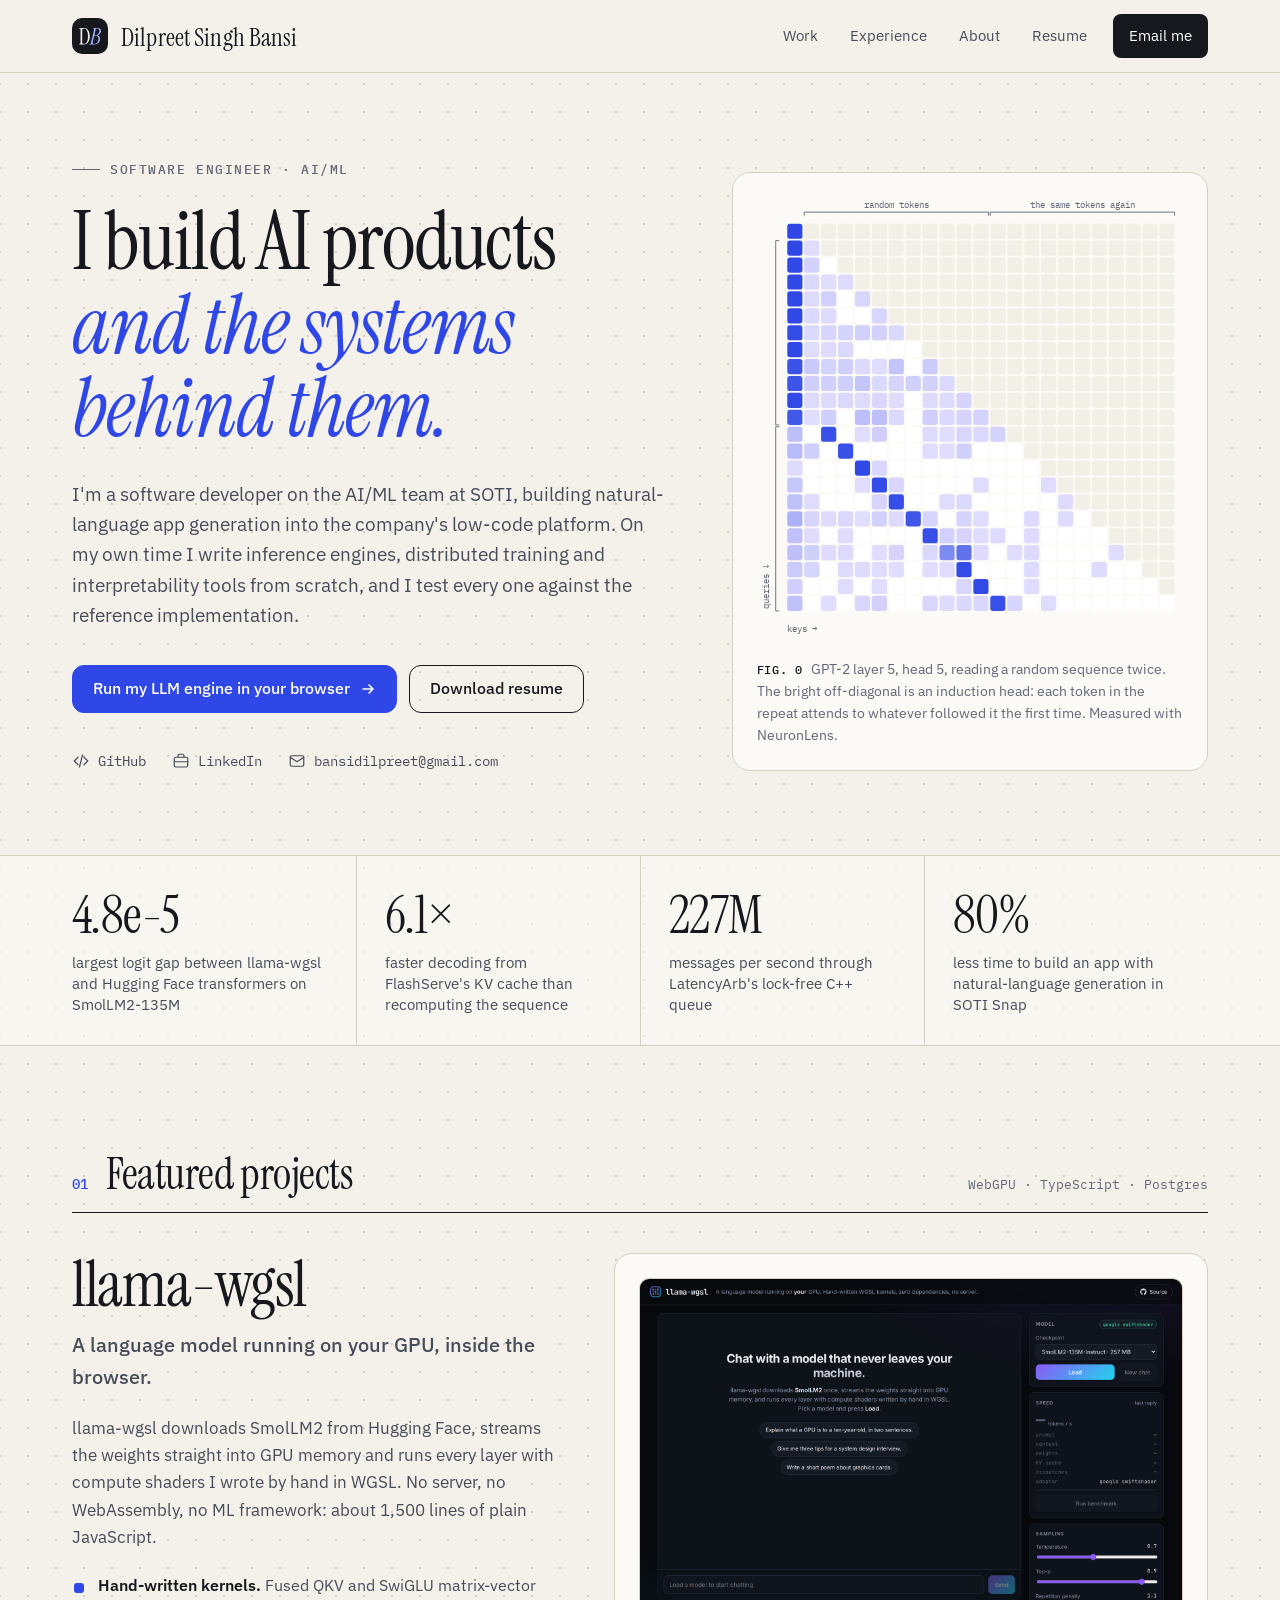
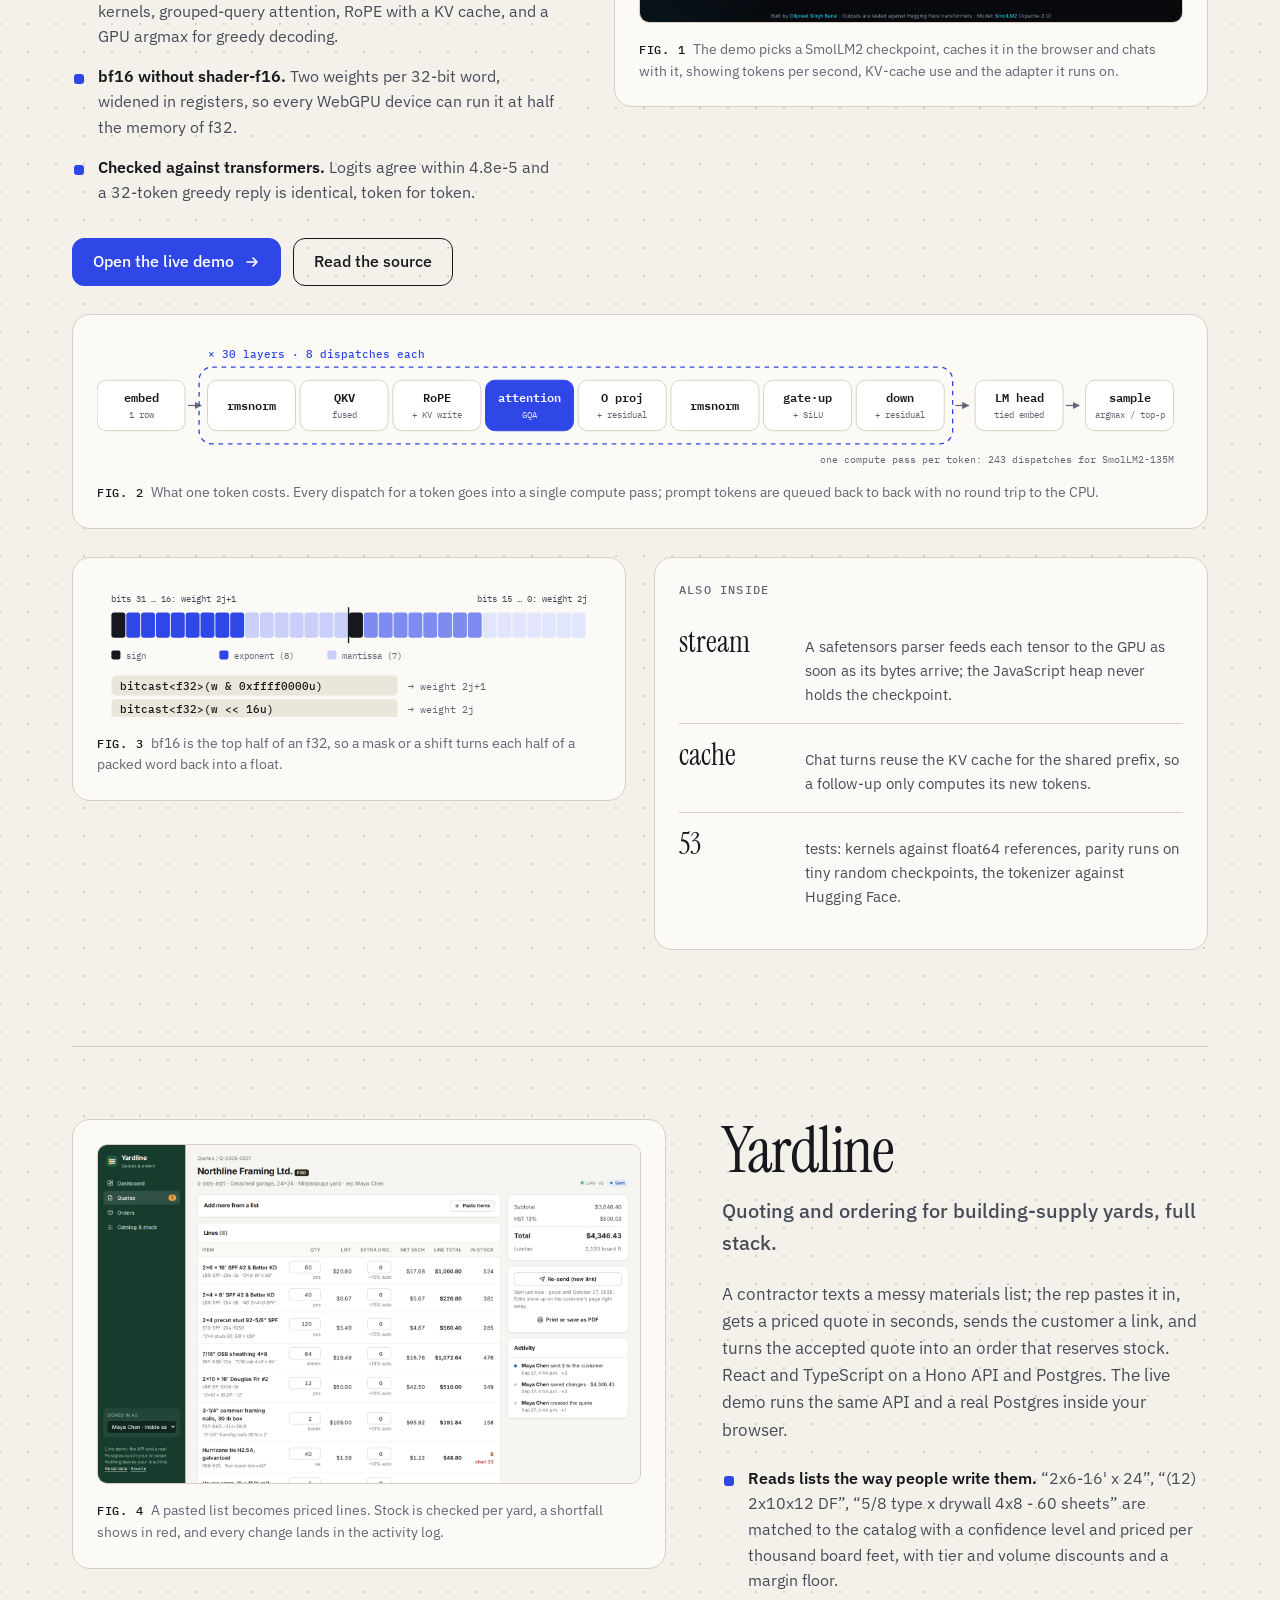
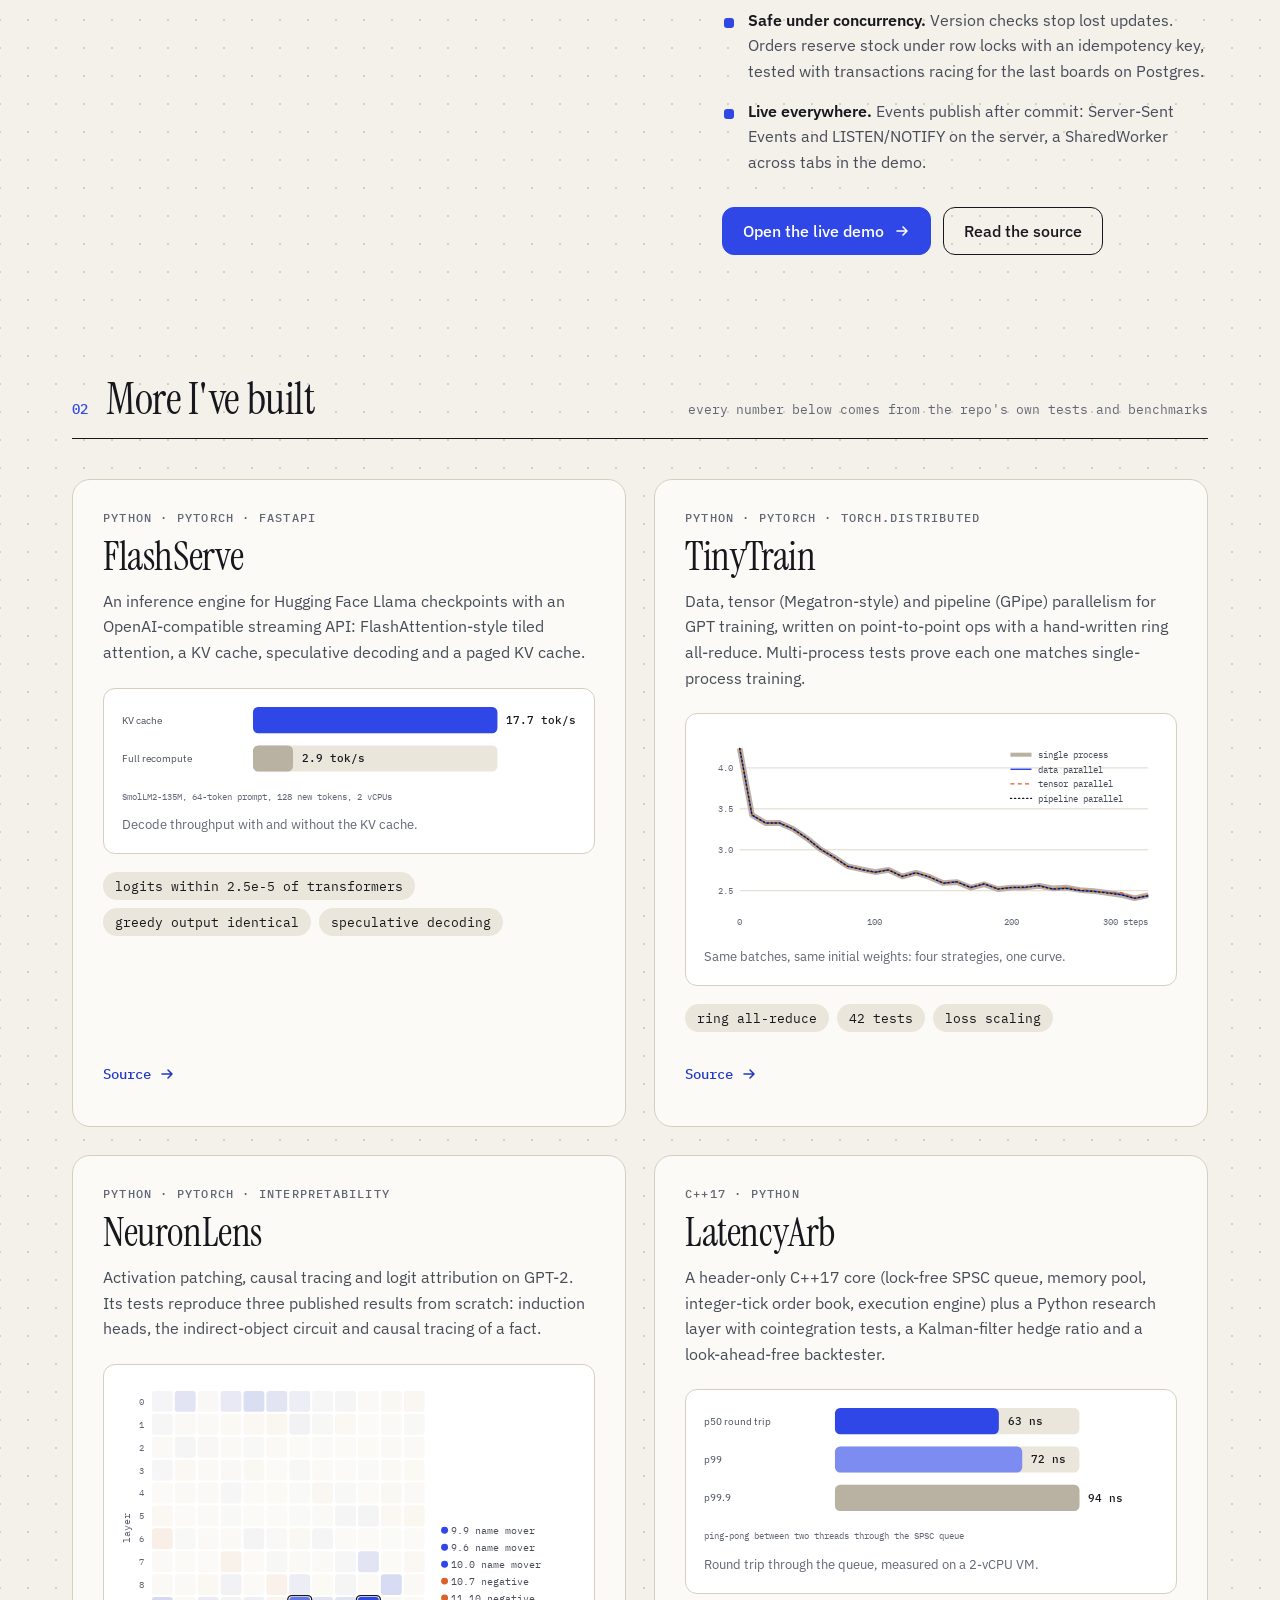
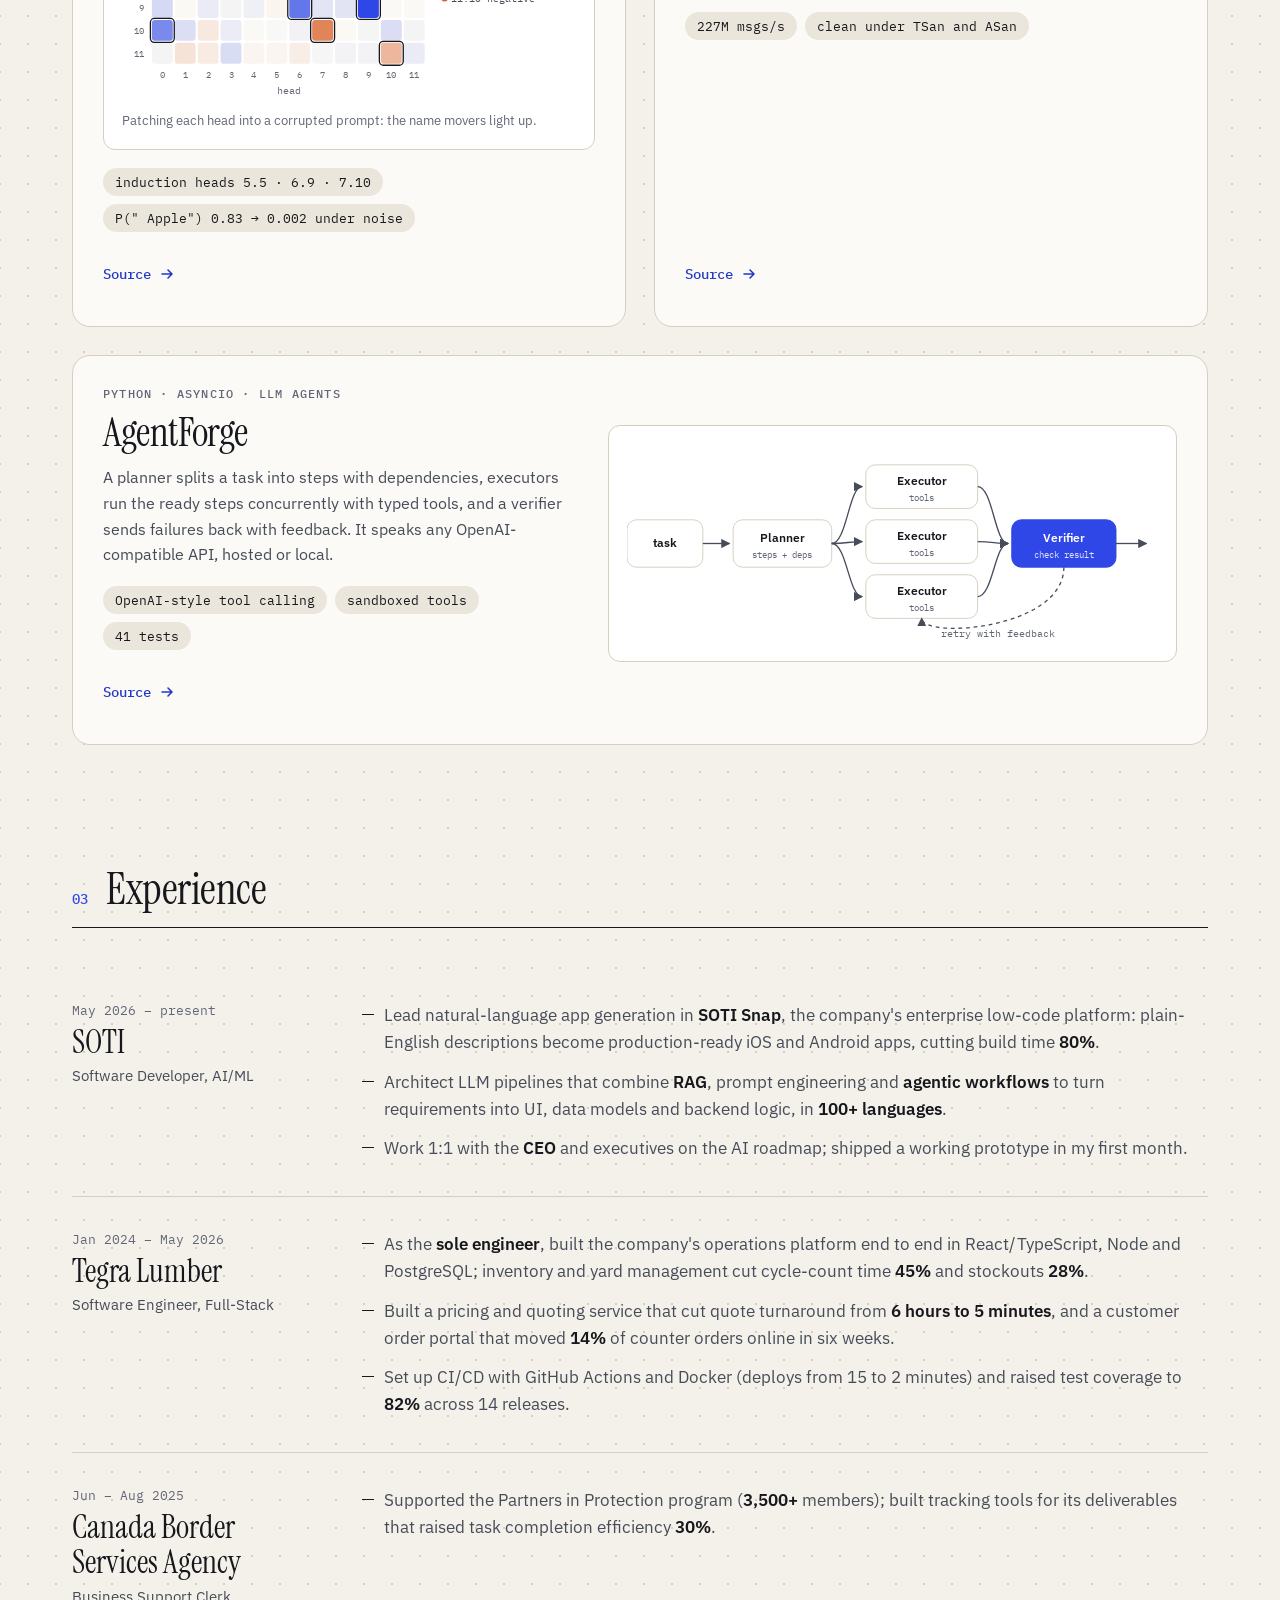
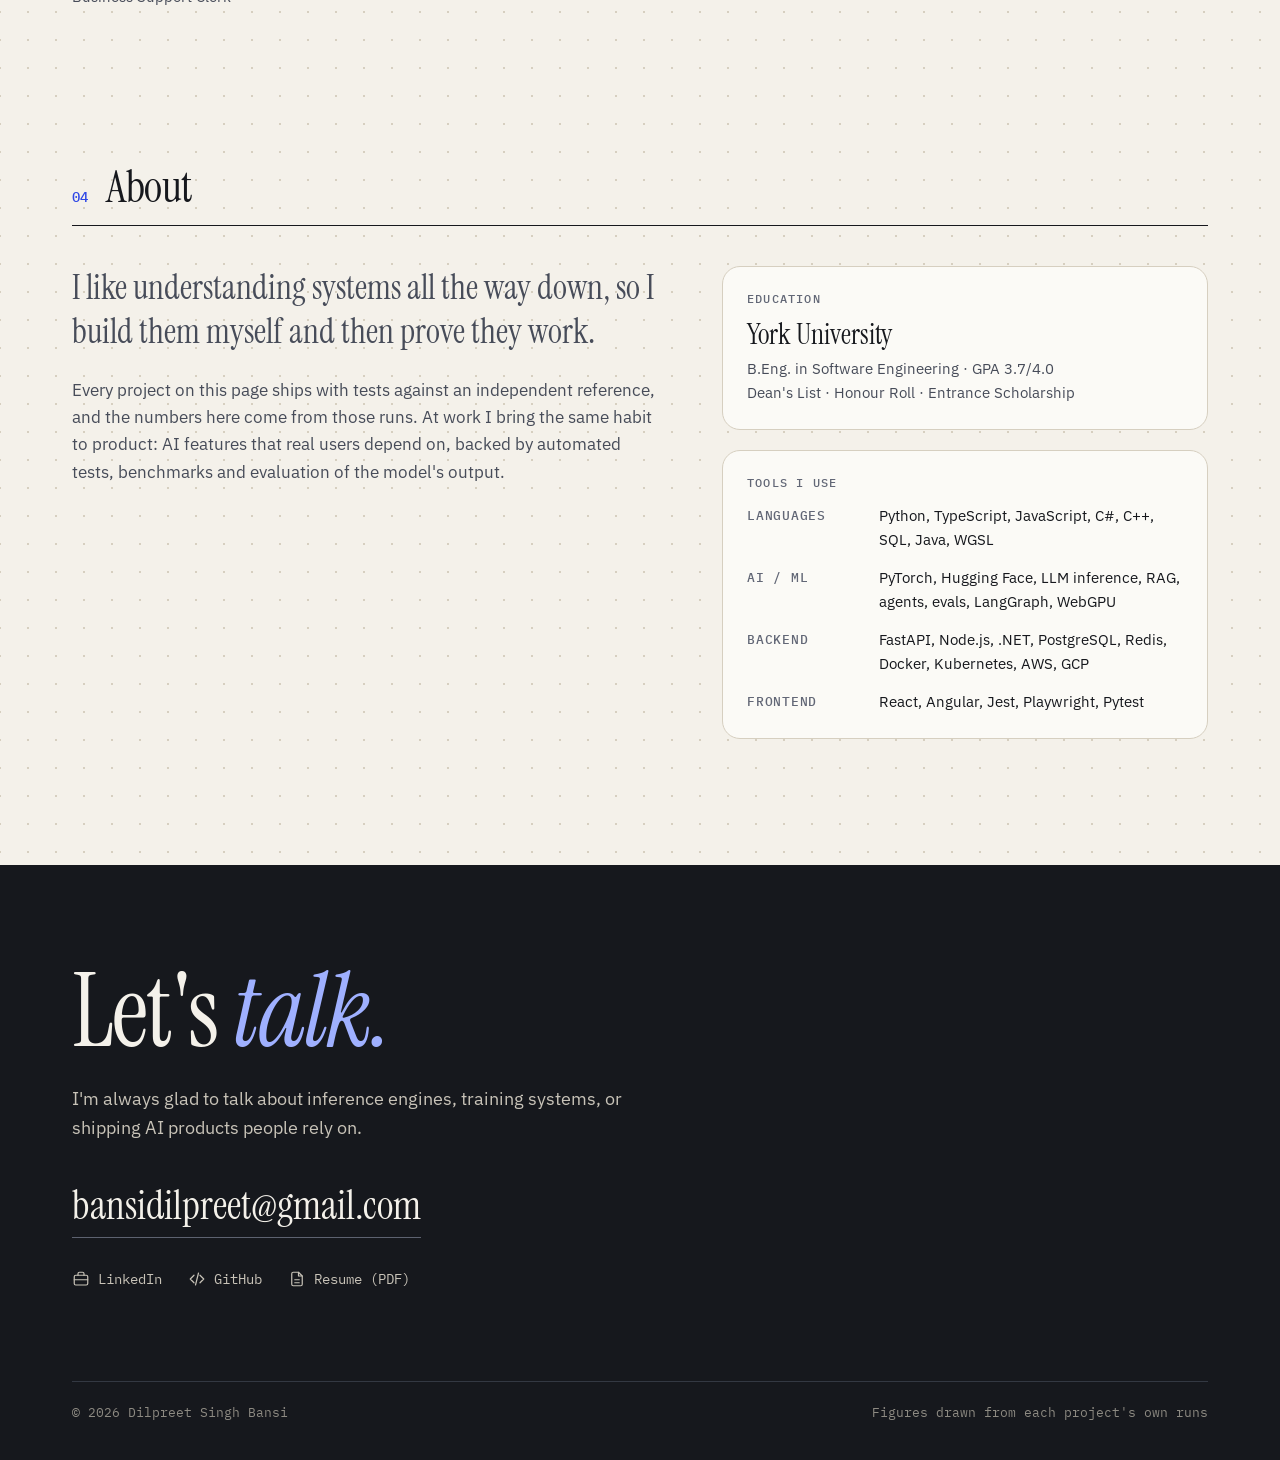
<file: index.html>
<!doctype html>
<html lang="en">
<head>
<meta charset="utf-8">
<meta name="viewport" content="width=device-width, initial-scale=1">
<title>Dilpreet Singh Bansi · Software Engineer, AI/ML</title>
<meta name="description" content="Software engineer building AI products and the systems behind them: a WebGPU LLM engine, a PyTorch inference server, distributed training and interpretability tools, each tested against the reference.">
<meta property="og:title" content="Dilpreet Singh Bansi · Software Engineer, AI/ML">
<meta property="og:description" content="AI products and the systems behind them: WebGPU inference, PyTorch serving, distributed training, interpretability.">
<meta property="og:image" content="https://dilpreetbansi.github.io/assets/og.png">
<meta property="og:type" content="website">
<meta name="twitter:card" content="summary_large_image">
<link rel="icon" href="assets/favicon.svg" type="image/svg+xml">
<link rel="preconnect" href="https://fonts.googleapis.com">
<link rel="preconnect" href="https://fonts.gstatic.com" crossorigin>
<link href="https://fonts.googleapis.com/css2?family=IBM+Plex+Mono:wght@400;500&family=IBM+Plex+Sans:wght@400;500;600&family=Instrument+Serif:ital@0;1&display=swap" rel="stylesheet">
<style>
:root {
  --paper: #f4f1ea;
  --paper-2: #ebe6db;
  --plate: #fbfaf6;
  --ink: #16181d;
  --ink-2: #474c59;
  --ink-3: #626776;
  --rule: #d6cfc0;
  --accent: #2e47e6;
  --accent-ink: #2239c7;
  --warm: #d9622b;
  --serif: 'Instrument Serif', 'Iowan Old Style', Georgia, serif;
  --sans: 'IBM Plex Sans', system-ui, -apple-system, 'Segoe UI', sans-serif;
  --mono: 'IBM Plex Mono', ui-monospace, SFMono-Regular, Menlo, monospace;
  --wrap: 1200px;
}
* { box-sizing: border-box; }
html { scroll-behavior: smooth; }
body {
  margin: 0; background: var(--paper); color: var(--ink);
  font: 17px/1.6 var(--sans); -webkit-font-smoothing: antialiased;
  background-image: radial-gradient(var(--rule) 0.8px, transparent 0.8px);
  background-size: 28px 28px; background-position: -14px -14px;
}
a { color: var(--accent-ink); text-decoration-thickness: 1px; text-underline-offset: 3px; }
a svg { width: 16px; height: 16px; flex: none; }
a:hover { color: var(--ink); }
.wrap { max-width: var(--wrap); margin: 0 auto; padding: 0 32px; }
.mono { font-family: var(--mono); }
.chart { display: block; width: 100%; height: auto; }

/* nav */
.nav { position: sticky; top: 0; z-index: 10; background: rgba(244, 241, 234, 0.9); backdrop-filter: blur(8px); border-bottom: 1px solid var(--rule); }
.nav .wrap { display: flex; align-items: center; justify-content: space-between; height: 72px; }
.mark { display: flex; align-items: center; gap: 13px; color: var(--ink); text-decoration: none; white-space: nowrap; }
.mark .logo { width: 36px; height: 36px; flex: none; display: block; }
.mark .logo .tile, .mark .logo .lb { transition: fill 0.2s ease; }
.mark:hover .logo .tile { fill: var(--accent); }
.mark:hover .logo .lb { fill: #fff; }
.mark .name { font: 400 25px/1 var(--serif); letter-spacing: 0.005em; padding-top: 2px; }
.mark:hover { color: var(--ink); }
.nav nav { display: flex; align-items: center; gap: 8px; }
.nav nav a { color: var(--ink-2); text-decoration: none; font-size: 15px; padding: 10px 12px; border-radius: 8px; white-space: nowrap; }
.nav nav a:hover { color: var(--ink); background: var(--paper-2); }
.nav nav a.pill { color: #fff; background: var(--ink); padding: 10px 16px; margin-left: 6px; }
.nav nav a.pill:hover { background: var(--accent); color: #fff; }

/* buttons */
.btn { display: inline-flex; align-items: center; gap: 10px; min-height: 48px; padding: 0 20px; border-radius: 12px; border: 1px solid var(--ink); color: var(--ink); text-decoration: none; font-weight: 500; font-size: 16px; background: transparent; }
.btn:hover { background: var(--ink); color: var(--paper); }
.btn.primary { background: var(--accent); border-color: var(--accent); color: #fff; }
.btn.primary:hover { background: var(--ink); border-color: var(--ink); }
.btn svg { width: 16px; height: 16px; }

/* hero */
.hero { padding: 88px 0 72px; }
.hero .wrap { display: grid; grid-template-columns: minmax(0, 1.25fr) minmax(0, 1fr); gap: 64px; align-items: center; }
.eyebrow { font: 500 13px var(--mono); letter-spacing: 0.12em; text-transform: uppercase; color: var(--ink-3); margin: 0 0 22px; display: flex; align-items: center; gap: 10px; }
.eyebrow::before { content: ''; width: 28px; height: 1px; background: var(--ink-3); }
h1 { font: 400 clamp(46px, 6.4vw, 86px)/1.02 var(--serif); letter-spacing: -0.015em; margin: 0 0 28px; }
h1 em { color: var(--accent); }
.lede { font-size: 19px; color: var(--ink-2); max-width: 600px; margin: 0 0 34px; }
.cta { display: flex; flex-wrap: wrap; gap: 12px; }
.links { display: flex; flex-wrap: wrap; gap: 4px 26px; margin: 26px 0 0; padding: 0; list-style: none; font: 14px var(--mono); }
.links a { color: var(--ink-2); text-decoration: none; display: inline-flex; align-items: center; gap: 8px; min-height: 44px; }
.links a:hover { color: var(--accent); }
.links svg { width: 18px; height: 18px; }

.plate { margin: 0; background: var(--plate); border: 1px solid var(--rule); border-radius: 18px; padding: 24px; }
figcaption { margin-top: 16px; font-size: 14px; line-height: 1.55; color: var(--ink-3); }
figcaption .fig { font: 500 12px var(--mono); letter-spacing: 0.06em; text-transform: uppercase; color: var(--ink); margin-right: 8px; }

/* numbers */
.numbers { border-top: 1px solid var(--rule); border-bottom: 1px solid var(--rule); background: rgba(251, 250, 246, 0.6); }
.numbers .wrap { display: grid; grid-template-columns: repeat(4, minmax(0, 1fr)); }
.stat { padding: 34px 28px 30px; border-left: 1px solid var(--rule); }
.stat:first-child { border-left: 0; padding-left: 0; }
.stat b { display: block; font: 400 52px/1 var(--serif); letter-spacing: -0.01em; margin-bottom: 10px; }
.stat span { display: block; font-size: 14.5px; color: var(--ink-2); line-height: 1.45; }

/* sections */
section.block { padding: 104px 0 16px; }
.section-head { display: flex; align-items: baseline; gap: 18px; margin-bottom: 40px; border-bottom: 1px solid var(--ink); padding-bottom: 14px; }
.section-head .num { font: 500 14px var(--mono); color: var(--accent); }
.section-head h2 { font: 400 44px/1.1 var(--serif); margin: 0; letter-spacing: -0.01em; }
.section-head p { margin: 0 0 0 auto; font: 13px var(--mono); color: var(--ink-3); }

/* feature */
.feature { display: grid; grid-template-columns: minmax(0, 0.9fr) minmax(0, 1.1fr); gap: 56px; align-items: start; }
.feature.flip { grid-template-columns: minmax(0, 1.1fr) minmax(0, 0.9fr); margin-top: 96px; padding-top: 72px; border-top: 1px solid var(--rule); }
.feature h3 { font: 400 64px/1 var(--serif); margin: 0 0 12px; letter-spacing: -0.02em; }
.tagline { font-size: 20px; color: var(--ink); margin: 0 0 22px; font-weight: 500; }
.feature p { color: var(--ink-2); margin: 0 0 22px; }
.points { list-style: none; padding: 0; margin: 0 0 32px; display: grid; gap: 14px; }
.points li { padding-left: 26px; position: relative; color: var(--ink-2); font-size: 16px; }
.points li::before { content: ''; position: absolute; left: 2px; top: 10px; width: 10px; height: 10px; border-radius: 3px; background: var(--accent); }
.points b { color: var(--ink); font-weight: 600; }
.shot img { display: block; width: 100%; height: auto; border-radius: 10px; border: 1px solid var(--rule); }
.wide-fig { margin-top: 28px; }
.scroll-x { overflow-x: auto; }
@media (max-width: 980px) { .scroll-x .chart { min-width: 880px; } }
.pair { display: grid; grid-template-columns: minmax(0, 1fr) minmax(0, 1fr); gap: 28px; margin-top: 28px; align-items: start; }
.facts { display: grid; gap: 0; align-content: start; }
.facts div { padding: 16px 0; border-bottom: 1px solid var(--rule); display: grid; grid-template-columns: 110px 1fr; gap: 16px; align-items: baseline; }
.facts div:last-child { border-bottom: 0; }
.facts b { font: 400 30px/1 var(--serif); }
.facts span { color: var(--ink-2); font-size: 15px; }

/* project grid */
.grid { display: grid; grid-template-columns: repeat(2, minmax(0, 1fr)); gap: 28px; }
.card { background: var(--plate); border: 1px solid var(--rule); border-radius: 18px; padding: 30px; display: flex; flex-direction: column; }
.card.wide { grid-column: 1 / -1; display: grid; grid-template-columns: minmax(0, 0.9fr) minmax(0, 1.1fr); gap: 40px; align-items: center; }
.card .kicker { font: 500 12px var(--mono); letter-spacing: 0.1em; text-transform: uppercase; color: var(--ink-3); margin: 0 0 10px; }
.card h3 { font: 400 40px/1.05 var(--serif); margin: 0 0 12px; letter-spacing: -0.01em; }
.card p { color: var(--ink-2); font-size: 16px; margin: 0 0 18px; }
.card figure { margin: 4px 0 18px; padding: 18px; background: #fff; border: 1px solid var(--rule); border-radius: 12px; }
.card figcaption { margin-top: 12px; font-size: 13px; }
.chips { display: flex; flex-wrap: wrap; gap: 8px; margin: 0 0 20px; padding: 0; list-style: none; }
.chips li { font: 12.5px var(--mono); color: var(--ink); background: var(--paper-2); border-radius: 999px; padding: 6px 12px; }
.card .more { margin-top: auto; display: inline-flex; align-items: center; gap: 8px; font: 500 14px var(--mono); text-decoration: none; min-height: 44px; }

/* experience */
.jobs { display: grid; gap: 0; }
.job { display: grid; grid-template-columns: 250px minmax(0, 1fr); gap: 40px; padding: 34px 0; border-bottom: 1px solid var(--rule); }
.job:last-child { border-bottom: 0; }
.job .when { font: 13px var(--mono); color: var(--ink-3); }
.job .org { font: 400 32px/1.1 var(--serif); margin: 6px 0 4px; color: var(--ink); }
.job .role { font-size: 15px; color: var(--ink-2); }
.job ul { margin: 0; padding: 0; list-style: none; display: grid; gap: 12px; }
.job li { padding-left: 22px; position: relative; color: var(--ink-2); }
.job li::before { content: ''; position: absolute; left: 0; top: 12px; width: 12px; height: 1px; background: var(--ink); }
.job li b { color: var(--ink); font-weight: 600; }

/* about */
.about { display: grid; grid-template-columns: minmax(0, 1.1fr) minmax(0, 0.9fr); gap: 56px; }
.about .say { font: 400 34px/1.28 var(--serif); margin: 0 0 24px; }
.about p { color: var(--ink-2); }
.side-cards { display: grid; gap: 20px; }
.skills { display: grid; gap: 14px; margin: 0; }
.skills div { display: grid; grid-template-columns: 120px 1fr; gap: 12px; }
.skills dt { font: 500 12.5px var(--mono); color: var(--ink-3); text-transform: uppercase; letter-spacing: 0.06em; padding-top: 3px; }
.skills dd { margin: 0; font-size: 15px; color: var(--ink); }
.edu .org { font: 400 28px/1.1 var(--serif); margin: 0 0 6px; }
.edu p { margin: 0; color: var(--ink-2); font-size: 15px; }
.plate h4 { font: 500 12px var(--mono); letter-spacing: 0.1em; text-transform: uppercase; color: var(--ink-3); margin: 0 0 14px; }

/* contact */
.contact { margin-top: 110px; background: var(--ink); color: var(--paper); }
.contact .wrap { padding-top: 96px; padding-bottom: 40px; }
.contact h2 { font: 400 clamp(52px, 8vw, 104px)/1 var(--serif); margin: 0 0 22px; letter-spacing: -0.02em; }
.contact h2 em { color: #9fb0ff; }
.contact p { color: #c8c3b8; max-width: 560px; font-size: 18px; margin: 0 0 36px; }
.contact .big { font: 400 clamp(24px, 3.2vw, 40px) var(--serif); color: var(--paper); text-decoration: none; border-bottom: 1px solid #5d6270; padding-bottom: 6px; }
.contact .big:hover { color: #9fb0ff; border-color: #9fb0ff; }
.contact .links a { color: #c8c3b8; }
.contact .links a:hover { color: #fff; }
.fine { margin-top: 80px; padding-top: 22px; border-top: 1px solid #333842; display: flex; justify-content: space-between; font: 12.5px var(--mono); color: #8d8a82; }

@media (max-width: 980px) {
  .hero .wrap, .feature, .feature.flip, .pair, .about, .card.wide { grid-template-columns: 1fr; }
  .feature.flip { margin-top: 64px; padding-top: 48px; }
  .feature.flip > figure { order: 2; }
  .grid { grid-template-columns: 1fr; }
  .numbers .wrap { grid-template-columns: repeat(2, minmax(0, 1fr)); }
  .stat:nth-child(3) { border-left: 0; padding-left: 0; }
  .stat { border-top: 1px solid var(--rule); }
  .stat:nth-child(-n+2) { border-top: 0; }
  .job { grid-template-columns: 1fr; gap: 14px; }
  .nav nav a:not(.pill):not(.keep) { display: none; }
  .hero { padding-top: 56px; }
}
@media (max-width: 560px) {
  body { font-size: 16px; }
  .mark { gap: 11px; }
  .mark .logo { width: 32px; height: 32px; }
  .mark .name { font-size: 22px; }
  .wrap { padding: 0 20px; }
  .nav nav a.keep { display: none; }
  .stat { padding: 24px 0 22px 16px; }
  .stat:nth-child(odd) { padding-left: 0; }
  .stat:nth-child(2) { border-left: 1px solid var(--rule); }
  .stat:nth-child(4) { border-left: 1px solid var(--rule); }
  .stat b { font-size: 40px; }
  .stat span { font-size: 13.5px; }
  .feature h3 { font-size: 52px; }
  .section-head { flex-wrap: wrap; }
  .section-head p { margin: 0; width: 100%; }
  .card { padding: 22px; }
  .plate { padding: 18px; }
  .skills div { grid-template-columns: 1fr; gap: 2px; }
  .facts div { grid-template-columns: 90px 1fr; }
  .fine { flex-direction: column; gap: 6px; }
}
</style>
</head>
<body id="top">

<header class="nav">
  <div class="wrap">
    <a class="mark" href="#top" aria-label="Dilpreet Singh Bansi, back to top"><svg class="logo" viewBox="0 0 36 36" aria-hidden="true"><rect class="tile" width="36" height="36" rx="10" fill="#16181d"/><path class="ld" fill="#f4f1ea" d="M7.29 26.48Q6.95 26.48 6.95 26.23Q6.95 26.02 7.25 25.95L7.78 25.86Q8.56 25.72 8.56 24.96V11.44Q8.56 10.96 8.41 10.79Q8.26 10.63 7.78 10.54L7.25 10.45Q6.95 10.38 6.95 10.17Q6.95 9.92 7.29 9.92H11.94Q13.73 9.92 15.04 10.97Q16.36 12.01 17.07 13.9Q17.78 15.79 17.78 18.27Q17.78 20.78 17.03 22.62Q16.29 24.46 14.93 25.47Q13.57 26.48 11.71 26.48ZM11.8 25.88Q13.85 25.88 14.92 23.93Q15.99 21.97 15.99 18.27Q15.99 14.59 14.96 12.55Q13.94 10.52 11.94 10.52Q10.19 10.52 10.19 12.2V24.2Q10.19 25.12 10.57 25.5Q10.95 25.88 11.8 25.88Z"/><path class="lb" fill="#9fb0ff" d="M17.39 26.48Q17.07 26.48 17.07 26.25Q17.07 26 17.53 25.93L17.99 25.86Q18.49 25.79 18.68 25.62Q18.86 25.45 18.98 24.96L22.11 11.44Q22.22 10.98 22.11 10.81Q21.99 10.63 21.53 10.54L21.07 10.45Q20.77 10.38 20.77 10.2Q20.77 9.92 21.19 9.92H25.58Q27.12 9.92 28.09 10.77Q29.05 11.62 29.05 12.98Q29.05 14.27 28.13 15.42Q27.21 16.57 25.67 17.1Q25.56 17.12 25.56 17.2Q25.56 17.28 25.67 17.33Q26.87 17.76 27.49 18.73Q28.11 19.7 28.11 20.98Q28.11 22.5 27.3 23.75Q26.5 25.01 25.13 25.74Q23.76 26.48 22.08 26.48ZM23.69 17.03Q24.7 17.03 25.54 16.5Q26.38 15.97 26.89 15.06Q27.4 14.15 27.4 13.07Q27.4 11.85 26.79 11.17Q26.18 10.5 25.1 10.5Q23.9 10.5 23.69 11.42L22.7 15.76Q22.54 16.45 22.77 16.74Q23 17.03 23.69 17.03ZM22.15 25.91Q23.37 25.91 24.34 25.25Q25.3 24.59 25.87 23.44Q26.43 22.29 26.43 20.87Q26.43 19.3 25.7 18.45Q24.98 17.6 23.67 17.6Q22.24 17.6 21.99 18.82L20.73 24.32Q20.36 25.91 22.15 25.91Z"/></svg><span class="name">Dilpreet Singh Bansi</span></a>
    <nav aria-label="Sections">
      <a href="#work">Work</a>
      <a href="#experience">Experience</a>
      <a href="#about">About</a>
      <a class="keep" href="assets/Dilpreet_Singh_Bansi_Resume.pdf">Resume</a>
      <a class="pill" href="mailto:bansidilpreet@gmail.com">Email me</a>
    </nav>
  </div>
</header>

<main>
<section class="hero">
  <div class="wrap">
    <div>
      <p class="eyebrow">Software engineer · AI/ML</p>
      <h1>I build AI products <em>and the systems behind them.</em></h1>
      <p class="lede">I'm a software developer on the AI/ML team at SOTI, building natural-language app generation into the company's low-code platform. On my own time I write inference engines, distributed training and interpretability tools from scratch, and I test every one against the reference implementation.</p>
      <div class="cta">
        <a class="btn primary" href="https://dilpreetbansi.github.io/llama-wgsl/">Run my LLM engine in your browser <svg viewBox="0 0 16 16" fill="none" stroke="currentColor" stroke-width="1.6" stroke-linecap="round" stroke-linejoin="round" aria-hidden="true"><path d="M3 8h10M9 4l4 4-4 4"/></svg></a>
        <a class="btn" href="assets/Dilpreet_Singh_Bansi_Resume.pdf">Download resume</a>
      </div>
      <ul class="links">
        <li><a href="https://github.com/DilpreetBansi"><svg viewBox="0 0 24 24" fill="none" stroke="currentColor" stroke-width="1.6" stroke-linecap="round" stroke-linejoin="round" aria-hidden="true"><path d="M8 7l-5 5 5 5M16 7l5 5-5 5M14 4l-4 16"/></svg>GitHub</a></li>
        <li><a href="https://www.linkedin.com/in/dilpreet-bansi"><svg viewBox="0 0 24 24" fill="none" stroke="currentColor" stroke-width="1.6" stroke-linecap="round" stroke-linejoin="round" aria-hidden="true"><rect x="3" y="7" width="18" height="13" rx="2"/><path d="M8 7V5a2 2 0 0 1 2-2h4a2 2 0 0 1 2 2v2M3 13h18"/></svg>LinkedIn</a></li>
        <li><a href="mailto:bansidilpreet@gmail.com"><svg viewBox="0 0 24 24" fill="none" stroke="currentColor" stroke-width="1.6" stroke-linecap="round" stroke-linejoin="round" aria-hidden="true"><rect x="3" y="5" width="18" height="14" rx="2"/><path d="M3 7l9 6 9-6"/></svg>bansidilpreet@gmail.com</a></li>
      </ul>
    </div>
    <figure class="plate">
      <svg viewBox="0 0 479 501" role="img" aria-labelledby="fig0t" class="chart">
<title id="fig0t">Attention pattern of GPT-2 layer 5 head 5 on a random token sequence repeated twice; in the second copy each token attends to the token that followed it the first time.</title>
<rect x="34" y="30" width="17" height="17" rx="3" fill="#2e47e6"/>
<rect x="53" y="30" width="17" height="17" rx="3" fill="#ebe6db" opacity=".55"/>
<rect x="72" y="30" width="17" height="17" rx="3" fill="#ebe6db" opacity=".55"/>
<rect x="91" y="30" width="17" height="17" rx="3" fill="#ebe6db" opacity=".55"/>
<rect x="110" y="30" width="17" height="17" rx="3" fill="#ebe6db" opacity=".55"/>
<rect x="129" y="30" width="17" height="17" rx="3" fill="#ebe6db" opacity=".55"/>
<rect x="148" y="30" width="17" height="17" rx="3" fill="#ebe6db" opacity=".55"/>
<rect x="167" y="30" width="17" height="17" rx="3" fill="#ebe6db" opacity=".55"/>
<rect x="186" y="30" width="17" height="17" rx="3" fill="#ebe6db" opacity=".55"/>
<rect x="205" y="30" width="17" height="17" rx="3" fill="#ebe6db" opacity=".55"/>
<rect x="224" y="30" width="17" height="17" rx="3" fill="#ebe6db" opacity=".55"/>
<rect x="243" y="30" width="17" height="17" rx="3" fill="#ebe6db" opacity=".55"/>
<rect x="262" y="30" width="17" height="17" rx="3" fill="#ebe6db" opacity=".55"/>
<rect x="281" y="30" width="17" height="17" rx="3" fill="#ebe6db" opacity=".55"/>
<rect x="300" y="30" width="17" height="17" rx="3" fill="#ebe6db" opacity=".55"/>
<rect x="319" y="30" width="17" height="17" rx="3" fill="#ebe6db" opacity=".55"/>
<rect x="338" y="30" width="17" height="17" rx="3" fill="#ebe6db" opacity=".55"/>
<rect x="357" y="30" width="17" height="17" rx="3" fill="#ebe6db" opacity=".55"/>
<rect x="376" y="30" width="17" height="17" rx="3" fill="#ebe6db" opacity=".55"/>
<rect x="395" y="30" width="17" height="17" rx="3" fill="#ebe6db" opacity=".55"/>
<rect x="414" y="30" width="17" height="17" rx="3" fill="#ebe6db" opacity=".55"/>
<rect x="433" y="30" width="17" height="17" rx="3" fill="#ebe6db" opacity=".55"/>
<rect x="452" y="30" width="17" height="17" rx="3" fill="#ebe6db" opacity=".55"/>
<rect x="34" y="49" width="17" height="17" rx="3" fill="#2e47e6"/>
<rect x="53" y="49" width="17" height="17" rx="3" fill="#dfdcfe"/>
<rect x="72" y="49" width="17" height="17" rx="3" fill="#ebe6db" opacity=".55"/>
<rect x="91" y="49" width="17" height="17" rx="3" fill="#ebe6db" opacity=".55"/>
<rect x="110" y="49" width="17" height="17" rx="3" fill="#ebe6db" opacity=".55"/>
<rect x="129" y="49" width="17" height="17" rx="3" fill="#ebe6db" opacity=".55"/>
<rect x="148" y="49" width="17" height="17" rx="3" fill="#ebe6db" opacity=".55"/>
<rect x="167" y="49" width="17" height="17" rx="3" fill="#ebe6db" opacity=".55"/>
<rect x="186" y="49" width="17" height="17" rx="3" fill="#ebe6db" opacity=".55"/>
<rect x="205" y="49" width="17" height="17" rx="3" fill="#ebe6db" opacity=".55"/>
<rect x="224" y="49" width="17" height="17" rx="3" fill="#ebe6db" opacity=".55"/>
<rect x="243" y="49" width="17" height="17" rx="3" fill="#ebe6db" opacity=".55"/>
<rect x="262" y="49" width="17" height="17" rx="3" fill="#ebe6db" opacity=".55"/>
<rect x="281" y="49" width="17" height="17" rx="3" fill="#ebe6db" opacity=".55"/>
<rect x="300" y="49" width="17" height="17" rx="3" fill="#ebe6db" opacity=".55"/>
<rect x="319" y="49" width="17" height="17" rx="3" fill="#ebe6db" opacity=".55"/>
<rect x="338" y="49" width="17" height="17" rx="3" fill="#ebe6db" opacity=".55"/>
<rect x="357" y="49" width="17" height="17" rx="3" fill="#ebe6db" opacity=".55"/>
<rect x="376" y="49" width="17" height="17" rx="3" fill="#ebe6db" opacity=".55"/>
<rect x="395" y="49" width="17" height="17" rx="3" fill="#ebe6db" opacity=".55"/>
<rect x="414" y="49" width="17" height="17" rx="3" fill="#ebe6db" opacity=".55"/>
<rect x="433" y="49" width="17" height="17" rx="3" fill="#ebe6db" opacity=".55"/>
<rect x="452" y="49" width="17" height="17" rx="3" fill="#ebe6db" opacity=".55"/>
<rect x="34" y="68" width="17" height="17" rx="3" fill="#2f48e6"/>
<rect x="53" y="68" width="17" height="17" rx="3" fill="#d3d1fd"/>
<rect x="72" y="68" width="17" height="17" rx="3" fill="#ffffff"/>
<rect x="91" y="68" width="17" height="17" rx="3" fill="#ebe6db" opacity=".55"/>
<rect x="110" y="68" width="17" height="17" rx="3" fill="#ebe6db" opacity=".55"/>
<rect x="129" y="68" width="17" height="17" rx="3" fill="#ebe6db" opacity=".55"/>
<rect x="148" y="68" width="17" height="17" rx="3" fill="#ebe6db" opacity=".55"/>
<rect x="167" y="68" width="17" height="17" rx="3" fill="#ebe6db" opacity=".55"/>
<rect x="186" y="68" width="17" height="17" rx="3" fill="#ebe6db" opacity=".55"/>
<rect x="205" y="68" width="17" height="17" rx="3" fill="#ebe6db" opacity=".55"/>
<rect x="224" y="68" width="17" height="17" rx="3" fill="#ebe6db" opacity=".55"/>
<rect x="243" y="68" width="17" height="17" rx="3" fill="#ebe6db" opacity=".55"/>
<rect x="262" y="68" width="17" height="17" rx="3" fill="#ebe6db" opacity=".55"/>
<rect x="281" y="68" width="17" height="17" rx="3" fill="#ebe6db" opacity=".55"/>
<rect x="300" y="68" width="17" height="17" rx="3" fill="#ebe6db" opacity=".55"/>
<rect x="319" y="68" width="17" height="17" rx="3" fill="#ebe6db" opacity=".55"/>
<rect x="338" y="68" width="17" height="17" rx="3" fill="#ebe6db" opacity=".55"/>
<rect x="357" y="68" width="17" height="17" rx="3" fill="#ebe6db" opacity=".55"/>
<rect x="376" y="68" width="17" height="17" rx="3" fill="#ebe6db" opacity=".55"/>
<rect x="395" y="68" width="17" height="17" rx="3" fill="#ebe6db" opacity=".55"/>
<rect x="414" y="68" width="17" height="17" rx="3" fill="#ebe6db" opacity=".55"/>
<rect x="433" y="68" width="17" height="17" rx="3" fill="#ebe6db" opacity=".55"/>
<rect x="452" y="68" width="17" height="17" rx="3" fill="#ebe6db" opacity=".55"/>
<rect x="34" y="87" width="17" height="17" rx="3" fill="#2f48e6"/>
<rect x="53" y="87" width="17" height="17" rx="3" fill="#dcd9fe"/>
<rect x="72" y="87" width="17" height="17" rx="3" fill="#e0ddfe"/>
<rect x="91" y="87" width="17" height="17" rx="3" fill="#dfdbfe"/>
<rect x="110" y="87" width="17" height="17" rx="3" fill="#ebe6db" opacity=".55"/>
<rect x="129" y="87" width="17" height="17" rx="3" fill="#ebe6db" opacity=".55"/>
<rect x="148" y="87" width="17" height="17" rx="3" fill="#ebe6db" opacity=".55"/>
<rect x="167" y="87" width="17" height="17" rx="3" fill="#ebe6db" opacity=".55"/>
<rect x="186" y="87" width="17" height="17" rx="3" fill="#ebe6db" opacity=".55"/>
<rect x="205" y="87" width="17" height="17" rx="3" fill="#ebe6db" opacity=".55"/>
<rect x="224" y="87" width="17" height="17" rx="3" fill="#ebe6db" opacity=".55"/>
<rect x="243" y="87" width="17" height="17" rx="3" fill="#ebe6db" opacity=".55"/>
<rect x="262" y="87" width="17" height="17" rx="3" fill="#ebe6db" opacity=".55"/>
<rect x="281" y="87" width="17" height="17" rx="3" fill="#ebe6db" opacity=".55"/>
<rect x="300" y="87" width="17" height="17" rx="3" fill="#ebe6db" opacity=".55"/>
<rect x="319" y="87" width="17" height="17" rx="3" fill="#ebe6db" opacity=".55"/>
<rect x="338" y="87" width="17" height="17" rx="3" fill="#ebe6db" opacity=".55"/>
<rect x="357" y="87" width="17" height="17" rx="3" fill="#ebe6db" opacity=".55"/>
<rect x="376" y="87" width="17" height="17" rx="3" fill="#ebe6db" opacity=".55"/>
<rect x="395" y="87" width="17" height="17" rx="3" fill="#ebe6db" opacity=".55"/>
<rect x="414" y="87" width="17" height="17" rx="3" fill="#ebe6db" opacity=".55"/>
<rect x="433" y="87" width="17" height="17" rx="3" fill="#ebe6db" opacity=".55"/>
<rect x="452" y="87" width="17" height="17" rx="3" fill="#ebe6db" opacity=".55"/>
<rect x="34" y="106" width="17" height="17" rx="3" fill="#3049e6"/>
<rect x="53" y="106" width="17" height="17" rx="3" fill="#dddafe"/>
<rect x="72" y="106" width="17" height="17" rx="3" fill="#d2d1fd"/>
<rect x="91" y="106" width="17" height="17" rx="3" fill="#ffffff"/>
<rect x="110" y="106" width="17" height="17" rx="3" fill="#d8d6fd"/>
<rect x="129" y="106" width="17" height="17" rx="3" fill="#ebe6db" opacity=".55"/>
<rect x="148" y="106" width="17" height="17" rx="3" fill="#ebe6db" opacity=".55"/>
<rect x="167" y="106" width="17" height="17" rx="3" fill="#ebe6db" opacity=".55"/>
<rect x="186" y="106" width="17" height="17" rx="3" fill="#ebe6db" opacity=".55"/>
<rect x="205" y="106" width="17" height="17" rx="3" fill="#ebe6db" opacity=".55"/>
<rect x="224" y="106" width="17" height="17" rx="3" fill="#ebe6db" opacity=".55"/>
<rect x="243" y="106" width="17" height="17" rx="3" fill="#ebe6db" opacity=".55"/>
<rect x="262" y="106" width="17" height="17" rx="3" fill="#ebe6db" opacity=".55"/>
<rect x="281" y="106" width="17" height="17" rx="3" fill="#ebe6db" opacity=".55"/>
<rect x="300" y="106" width="17" height="17" rx="3" fill="#ebe6db" opacity=".55"/>
<rect x="319" y="106" width="17" height="17" rx="3" fill="#ebe6db" opacity=".55"/>
<rect x="338" y="106" width="17" height="17" rx="3" fill="#ebe6db" opacity=".55"/>
<rect x="357" y="106" width="17" height="17" rx="3" fill="#ebe6db" opacity=".55"/>
<rect x="376" y="106" width="17" height="17" rx="3" fill="#ebe6db" opacity=".55"/>
<rect x="395" y="106" width="17" height="17" rx="3" fill="#ebe6db" opacity=".55"/>
<rect x="414" y="106" width="17" height="17" rx="3" fill="#ebe6db" opacity=".55"/>
<rect x="433" y="106" width="17" height="17" rx="3" fill="#ebe6db" opacity=".55"/>
<rect x="452" y="106" width="17" height="17" rx="3" fill="#ebe6db" opacity=".55"/>
<rect x="34" y="125" width="17" height="17" rx="3" fill="#2f48e6"/>
<rect x="53" y="125" width="17" height="17" rx="3" fill="#dcd9fe"/>
<rect x="72" y="125" width="17" height="17" rx="3" fill="#dfdbfe"/>
<rect x="91" y="125" width="17" height="17" rx="3" fill="#ffffff"/>
<rect x="110" y="125" width="17" height="17" rx="3" fill="#ffffff"/>
<rect x="129" y="125" width="17" height="17" rx="3" fill="#d8d6fd"/>
<rect x="148" y="125" width="17" height="17" rx="3" fill="#ebe6db" opacity=".55"/>
<rect x="167" y="125" width="17" height="17" rx="3" fill="#ebe6db" opacity=".55"/>
<rect x="186" y="125" width="17" height="17" rx="3" fill="#ebe6db" opacity=".55"/>
<rect x="205" y="125" width="17" height="17" rx="3" fill="#ebe6db" opacity=".55"/>
<rect x="224" y="125" width="17" height="17" rx="3" fill="#ebe6db" opacity=".55"/>
<rect x="243" y="125" width="17" height="17" rx="3" fill="#ebe6db" opacity=".55"/>
<rect x="262" y="125" width="17" height="17" rx="3" fill="#ebe6db" opacity=".55"/>
<rect x="281" y="125" width="17" height="17" rx="3" fill="#ebe6db" opacity=".55"/>
<rect x="300" y="125" width="17" height="17" rx="3" fill="#ebe6db" opacity=".55"/>
<rect x="319" y="125" width="17" height="17" rx="3" fill="#ebe6db" opacity=".55"/>
<rect x="338" y="125" width="17" height="17" rx="3" fill="#ebe6db" opacity=".55"/>
<rect x="357" y="125" width="17" height="17" rx="3" fill="#ebe6db" opacity=".55"/>
<rect x="376" y="125" width="17" height="17" rx="3" fill="#ebe6db" opacity=".55"/>
<rect x="395" y="125" width="17" height="17" rx="3" fill="#ebe6db" opacity=".55"/>
<rect x="414" y="125" width="17" height="17" rx="3" fill="#ebe6db" opacity=".55"/>
<rect x="433" y="125" width="17" height="17" rx="3" fill="#ebe6db" opacity=".55"/>
<rect x="452" y="125" width="17" height="17" rx="3" fill="#ebe6db" opacity=".55"/>
<rect x="34" y="144" width="17" height="17" rx="3" fill="#334ce7"/>
<rect x="53" y="144" width="17" height="17" rx="3" fill="#dbd9fe"/>
<rect x="72" y="144" width="17" height="17" rx="3" fill="#d7d5fd"/>
<rect x="91" y="144" width="17" height="17" rx="3" fill="#d5d4fd"/>
<rect x="110" y="144" width="17" height="17" rx="3" fill="#d2d1fd"/>
<rect x="129" y="144" width="17" height="17" rx="3" fill="#d4d2fd"/>
<rect x="148" y="144" width="17" height="17" rx="3" fill="#dbd8fe"/>
<rect x="167" y="144" width="17" height="17" rx="3" fill="#ebe6db" opacity=".55"/>
<rect x="186" y="144" width="17" height="17" rx="3" fill="#ebe6db" opacity=".55"/>
<rect x="205" y="144" width="17" height="17" rx="3" fill="#ebe6db" opacity=".55"/>
<rect x="224" y="144" width="17" height="17" rx="3" fill="#ebe6db" opacity=".55"/>
<rect x="243" y="144" width="17" height="17" rx="3" fill="#ebe6db" opacity=".55"/>
<rect x="262" y="144" width="17" height="17" rx="3" fill="#ebe6db" opacity=".55"/>
<rect x="281" y="144" width="17" height="17" rx="3" fill="#ebe6db" opacity=".55"/>
<rect x="300" y="144" width="17" height="17" rx="3" fill="#ebe6db" opacity=".55"/>
<rect x="319" y="144" width="17" height="17" rx="3" fill="#ebe6db" opacity=".55"/>
<rect x="338" y="144" width="17" height="17" rx="3" fill="#ebe6db" opacity=".55"/>
<rect x="357" y="144" width="17" height="17" rx="3" fill="#ebe6db" opacity=".55"/>
<rect x="376" y="144" width="17" height="17" rx="3" fill="#ebe6db" opacity=".55"/>
<rect x="395" y="144" width="17" height="17" rx="3" fill="#ebe6db" opacity=".55"/>
<rect x="414" y="144" width="17" height="17" rx="3" fill="#ebe6db" opacity=".55"/>
<rect x="433" y="144" width="17" height="17" rx="3" fill="#ebe6db" opacity=".55"/>
<rect x="452" y="144" width="17" height="17" rx="3" fill="#ebe6db" opacity=".55"/>
<rect x="34" y="163" width="17" height="17" rx="3" fill="#2f48e6"/>
<rect x="53" y="163" width="17" height="17" rx="3" fill="#e0dcfe"/>
<rect x="72" y="163" width="17" height="17" rx="3" fill="#dedbfe"/>
<rect x="91" y="163" width="17" height="17" rx="3" fill="#dbd8fe"/>
<rect x="110" y="163" width="17" height="17" rx="3" fill="#ffffff"/>
<rect x="129" y="163" width="17" height="17" rx="3" fill="#ffffff"/>
<rect x="148" y="163" width="17" height="17" rx="3" fill="#ffffff"/>
<rect x="167" y="163" width="17" height="17" rx="3" fill="#ffffff"/>
<rect x="186" y="163" width="17" height="17" rx="3" fill="#ebe6db" opacity=".55"/>
<rect x="205" y="163" width="17" height="17" rx="3" fill="#ebe6db" opacity=".55"/>
<rect x="224" y="163" width="17" height="17" rx="3" fill="#ebe6db" opacity=".55"/>
<rect x="243" y="163" width="17" height="17" rx="3" fill="#ebe6db" opacity=".55"/>
<rect x="262" y="163" width="17" height="17" rx="3" fill="#ebe6db" opacity=".55"/>
<rect x="281" y="163" width="17" height="17" rx="3" fill="#ebe6db" opacity=".55"/>
<rect x="300" y="163" width="17" height="17" rx="3" fill="#ebe6db" opacity=".55"/>
<rect x="319" y="163" width="17" height="17" rx="3" fill="#ebe6db" opacity=".55"/>
<rect x="338" y="163" width="17" height="17" rx="3" fill="#ebe6db" opacity=".55"/>
<rect x="357" y="163" width="17" height="17" rx="3" fill="#ebe6db" opacity=".55"/>
<rect x="376" y="163" width="17" height="17" rx="3" fill="#ebe6db" opacity=".55"/>
<rect x="395" y="163" width="17" height="17" rx="3" fill="#ebe6db" opacity=".55"/>
<rect x="414" y="163" width="17" height="17" rx="3" fill="#ebe6db" opacity=".55"/>
<rect x="433" y="163" width="17" height="17" rx="3" fill="#ebe6db" opacity=".55"/>
<rect x="452" y="163" width="17" height="17" rx="3" fill="#ebe6db" opacity=".55"/>
<rect x="34" y="182" width="17" height="17" rx="3" fill="#3c53e8"/>
<rect x="53" y="182" width="17" height="17" rx="3" fill="#c9c9fb"/>
<rect x="72" y="182" width="17" height="17" rx="3" fill="#d4d3fd"/>
<rect x="91" y="182" width="17" height="17" rx="3" fill="#d1d0fc"/>
<rect x="110" y="182" width="17" height="17" rx="3" fill="#dcd9fe"/>
<rect x="129" y="182" width="17" height="17" rx="3" fill="#dfdcfe"/>
<rect x="148" y="182" width="17" height="17" rx="3" fill="#c3c4fa"/>
<rect x="167" y="182" width="17" height="17" rx="3" fill="#ffffff"/>
<rect x="186" y="182" width="17" height="17" rx="3" fill="#ccccfc"/>
<rect x="205" y="182" width="17" height="17" rx="3" fill="#ebe6db" opacity=".55"/>
<rect x="224" y="182" width="17" height="17" rx="3" fill="#ebe6db" opacity=".55"/>
<rect x="243" y="182" width="17" height="17" rx="3" fill="#ebe6db" opacity=".55"/>
<rect x="262" y="182" width="17" height="17" rx="3" fill="#ebe6db" opacity=".55"/>
<rect x="281" y="182" width="17" height="17" rx="3" fill="#ebe6db" opacity=".55"/>
<rect x="300" y="182" width="17" height="17" rx="3" fill="#ebe6db" opacity=".55"/>
<rect x="319" y="182" width="17" height="17" rx="3" fill="#ebe6db" opacity=".55"/>
<rect x="338" y="182" width="17" height="17" rx="3" fill="#ebe6db" opacity=".55"/>
<rect x="357" y="182" width="17" height="17" rx="3" fill="#ebe6db" opacity=".55"/>
<rect x="376" y="182" width="17" height="17" rx="3" fill="#ebe6db" opacity=".55"/>
<rect x="395" y="182" width="17" height="17" rx="3" fill="#ebe6db" opacity=".55"/>
<rect x="414" y="182" width="17" height="17" rx="3" fill="#ebe6db" opacity=".55"/>
<rect x="433" y="182" width="17" height="17" rx="3" fill="#ebe6db" opacity=".55"/>
<rect x="452" y="182" width="17" height="17" rx="3" fill="#ebe6db" opacity=".55"/>
<rect x="34" y="201" width="17" height="17" rx="3" fill="#3d54e8"/>
<rect x="53" y="201" width="17" height="17" rx="3" fill="#d0cffc"/>
<rect x="72" y="201" width="17" height="17" rx="3" fill="#d1d0fc"/>
<rect x="91" y="201" width="17" height="17" rx="3" fill="#cfcefc"/>
<rect x="110" y="201" width="17" height="17" rx="3" fill="#c4c5fb"/>
<rect x="129" y="201" width="17" height="17" rx="3" fill="#dcd9fe"/>
<rect x="148" y="201" width="17" height="17" rx="3" fill="#d5d4fd"/>
<rect x="167" y="201" width="17" height="17" rx="3" fill="#d1d0fc"/>
<rect x="186" y="201" width="17" height="17" rx="3" fill="#d3d2fd"/>
<rect x="205" y="201" width="17" height="17" rx="3" fill="#dbd9fe"/>
<rect x="224" y="201" width="17" height="17" rx="3" fill="#ebe6db" opacity=".55"/>
<rect x="243" y="201" width="17" height="17" rx="3" fill="#ebe6db" opacity=".55"/>
<rect x="262" y="201" width="17" height="17" rx="3" fill="#ebe6db" opacity=".55"/>
<rect x="281" y="201" width="17" height="17" rx="3" fill="#ebe6db" opacity=".55"/>
<rect x="300" y="201" width="17" height="17" rx="3" fill="#ebe6db" opacity=".55"/>
<rect x="319" y="201" width="17" height="17" rx="3" fill="#ebe6db" opacity=".55"/>
<rect x="338" y="201" width="17" height="17" rx="3" fill="#ebe6db" opacity=".55"/>
<rect x="357" y="201" width="17" height="17" rx="3" fill="#ebe6db" opacity=".55"/>
<rect x="376" y="201" width="17" height="17" rx="3" fill="#ebe6db" opacity=".55"/>
<rect x="395" y="201" width="17" height="17" rx="3" fill="#ebe6db" opacity=".55"/>
<rect x="414" y="201" width="17" height="17" rx="3" fill="#ebe6db" opacity=".55"/>
<rect x="433" y="201" width="17" height="17" rx="3" fill="#ebe6db" opacity=".55"/>
<rect x="452" y="201" width="17" height="17" rx="3" fill="#ebe6db" opacity=".55"/>
<rect x="34" y="220" width="17" height="17" rx="3" fill="#314ae6"/>
<rect x="53" y="220" width="17" height="17" rx="3" fill="#dedbfe"/>
<rect x="72" y="220" width="17" height="17" rx="3" fill="#dddafe"/>
<rect x="91" y="220" width="17" height="17" rx="3" fill="#dbd8fe"/>
<rect x="110" y="220" width="17" height="17" rx="3" fill="#dedbfe"/>
<rect x="129" y="220" width="17" height="17" rx="3" fill="#d9d7fd"/>
<rect x="148" y="220" width="17" height="17" rx="3" fill="#dfdcfe"/>
<rect x="167" y="220" width="17" height="17" rx="3" fill="#ffffff"/>
<rect x="186" y="220" width="17" height="17" rx="3" fill="#dddafe"/>
<rect x="205" y="220" width="17" height="17" rx="3" fill="#dedbfe"/>
<rect x="224" y="220" width="17" height="17" rx="3" fill="#d6d4fd"/>
<rect x="243" y="220" width="17" height="17" rx="3" fill="#ebe6db" opacity=".55"/>
<rect x="262" y="220" width="17" height="17" rx="3" fill="#ebe6db" opacity=".55"/>
<rect x="281" y="220" width="17" height="17" rx="3" fill="#ebe6db" opacity=".55"/>
<rect x="300" y="220" width="17" height="17" rx="3" fill="#ebe6db" opacity=".55"/>
<rect x="319" y="220" width="17" height="17" rx="3" fill="#ebe6db" opacity=".55"/>
<rect x="338" y="220" width="17" height="17" rx="3" fill="#ebe6db" opacity=".55"/>
<rect x="357" y="220" width="17" height="17" rx="3" fill="#ebe6db" opacity=".55"/>
<rect x="376" y="220" width="17" height="17" rx="3" fill="#ebe6db" opacity=".55"/>
<rect x="395" y="220" width="17" height="17" rx="3" fill="#ebe6db" opacity=".55"/>
<rect x="414" y="220" width="17" height="17" rx="3" fill="#ebe6db" opacity=".55"/>
<rect x="433" y="220" width="17" height="17" rx="3" fill="#ebe6db" opacity=".55"/>
<rect x="452" y="220" width="17" height="17" rx="3" fill="#ebe6db" opacity=".55"/>
<rect x="34" y="239" width="17" height="17" rx="3" fill="#4258e9"/>
<rect x="53" y="239" width="17" height="17" rx="3" fill="#e0ddfe"/>
<rect x="72" y="239" width="17" height="17" rx="3" fill="#d0d0fc"/>
<rect x="91" y="239" width="17" height="17" rx="3" fill="#ffffff"/>
<rect x="110" y="239" width="17" height="17" rx="3" fill="#bcbffa"/>
<rect x="129" y="239" width="17" height="17" rx="3" fill="#bec0fa"/>
<rect x="148" y="239" width="17" height="17" rx="3" fill="#dbd9fe"/>
<rect x="167" y="239" width="17" height="17" rx="3" fill="#ffffff"/>
<rect x="186" y="239" width="17" height="17" rx="3" fill="#cfcefc"/>
<rect x="205" y="239" width="17" height="17" rx="3" fill="#dcd9fe"/>
<rect x="224" y="239" width="17" height="17" rx="3" fill="#d6d4fd"/>
<rect x="243" y="239" width="17" height="17" rx="3" fill="#d4d3fd"/>
<rect x="262" y="239" width="17" height="17" rx="3" fill="#ebe6db" opacity=".55"/>
<rect x="281" y="239" width="17" height="17" rx="3" fill="#ebe6db" opacity=".55"/>
<rect x="300" y="239" width="17" height="17" rx="3" fill="#ebe6db" opacity=".55"/>
<rect x="319" y="239" width="17" height="17" rx="3" fill="#ebe6db" opacity=".55"/>
<rect x="338" y="239" width="17" height="17" rx="3" fill="#ebe6db" opacity=".55"/>
<rect x="357" y="239" width="17" height="17" rx="3" fill="#ebe6db" opacity=".55"/>
<rect x="376" y="239" width="17" height="17" rx="3" fill="#ebe6db" opacity=".55"/>
<rect x="395" y="239" width="17" height="17" rx="3" fill="#ebe6db" opacity=".55"/>
<rect x="414" y="239" width="17" height="17" rx="3" fill="#ebe6db" opacity=".55"/>
<rect x="433" y="239" width="17" height="17" rx="3" fill="#ebe6db" opacity=".55"/>
<rect x="452" y="239" width="17" height="17" rx="3" fill="#ebe6db" opacity=".55"/>
<rect x="34" y="258" width="17" height="17" rx="3" fill="#bdbffa"/>
<rect x="53" y="258" width="17" height="17" rx="3" fill="#ffffff"/>
<rect x="72" y="258" width="17" height="17" rx="3" fill="#3950e8"/>
<rect x="91" y="258" width="17" height="17" rx="3" fill="#ffffff"/>
<rect x="110" y="258" width="17" height="17" rx="3" fill="#dfdcfe"/>
<rect x="129" y="258" width="17" height="17" rx="3" fill="#d0cffc"/>
<rect x="148" y="258" width="17" height="17" rx="3" fill="#ffffff"/>
<rect x="167" y="258" width="17" height="17" rx="3" fill="#ffffff"/>
<rect x="186" y="258" width="17" height="17" rx="3" fill="#dddafe"/>
<rect x="205" y="258" width="17" height="17" rx="3" fill="#e0ddfe"/>
<rect x="224" y="258" width="17" height="17" rx="3" fill="#d8d6fd"/>
<rect x="243" y="258" width="17" height="17" rx="3" fill="#dad8fe"/>
<rect x="262" y="258" width="17" height="17" rx="3" fill="#d4d3fd"/>
<rect x="281" y="258" width="17" height="17" rx="3" fill="#ebe6db" opacity=".55"/>
<rect x="300" y="258" width="17" height="17" rx="3" fill="#ebe6db" opacity=".55"/>
<rect x="319" y="258" width="17" height="17" rx="3" fill="#ebe6db" opacity=".55"/>
<rect x="338" y="258" width="17" height="17" rx="3" fill="#ebe6db" opacity=".55"/>
<rect x="357" y="258" width="17" height="17" rx="3" fill="#ebe6db" opacity=".55"/>
<rect x="376" y="258" width="17" height="17" rx="3" fill="#ebe6db" opacity=".55"/>
<rect x="395" y="258" width="17" height="17" rx="3" fill="#ebe6db" opacity=".55"/>
<rect x="414" y="258" width="17" height="17" rx="3" fill="#ebe6db" opacity=".55"/>
<rect x="433" y="258" width="17" height="17" rx="3" fill="#ebe6db" opacity=".55"/>
<rect x="452" y="258" width="17" height="17" rx="3" fill="#ebe6db" opacity=".55"/>
<rect x="34" y="277" width="17" height="17" rx="3" fill="#b7bbf9"/>
<rect x="53" y="277" width="17" height="17" rx="3" fill="#d0cffc"/>
<rect x="72" y="277" width="17" height="17" rx="3" fill="#ffffff"/>
<rect x="91" y="277" width="17" height="17" rx="3" fill="#3a51e8"/>
<rect x="110" y="277" width="17" height="17" rx="3" fill="#ffffff"/>
<rect x="129" y="277" width="17" height="17" rx="3" fill="#ffffff"/>
<rect x="148" y="277" width="17" height="17" rx="3" fill="#ffffff"/>
<rect x="167" y="277" width="17" height="17" rx="3" fill="#ffffff"/>
<rect x="186" y="277" width="17" height="17" rx="3" fill="#dfdcfe"/>
<rect x="205" y="277" width="17" height="17" rx="3" fill="#dfdcfe"/>
<rect x="224" y="277" width="17" height="17" rx="3" fill="#d0d0fc"/>
<rect x="243" y="277" width="17" height="17" rx="3" fill="#ffffff"/>
<rect x="262" y="277" width="17" height="17" rx="3" fill="#ffffff"/>
<rect x="281" y="277" width="17" height="17" rx="3" fill="#ffffff"/>
<rect x="300" y="277" width="17" height="17" rx="3" fill="#ebe6db" opacity=".55"/>
<rect x="319" y="277" width="17" height="17" rx="3" fill="#ebe6db" opacity=".55"/>
<rect x="338" y="277" width="17" height="17" rx="3" fill="#ebe6db" opacity=".55"/>
<rect x="357" y="277" width="17" height="17" rx="3" fill="#ebe6db" opacity=".55"/>
<rect x="376" y="277" width="17" height="17" rx="3" fill="#ebe6db" opacity=".55"/>
<rect x="395" y="277" width="17" height="17" rx="3" fill="#ebe6db" opacity=".55"/>
<rect x="414" y="277" width="17" height="17" rx="3" fill="#ebe6db" opacity=".55"/>
<rect x="433" y="277" width="17" height="17" rx="3" fill="#ebe6db" opacity=".55"/>
<rect x="452" y="277" width="17" height="17" rx="3" fill="#ebe6db" opacity=".55"/>
<rect x="34" y="296" width="17" height="17" rx="3" fill="#dedbfe"/>
<rect x="53" y="296" width="17" height="17" rx="3" fill="#ffffff"/>
<rect x="72" y="296" width="17" height="17" rx="3" fill="#ffffff"/>
<rect x="91" y="296" width="17" height="17" rx="3" fill="#ffffff"/>
<rect x="110" y="296" width="17" height="17" rx="3" fill="#2f48e6"/>
<rect x="129" y="296" width="17" height="17" rx="3" fill="#dad7fe"/>
<rect x="148" y="296" width="17" height="17" rx="3" fill="#ffffff"/>
<rect x="167" y="296" width="17" height="17" rx="3" fill="#ffffff"/>
<rect x="186" y="296" width="17" height="17" rx="3" fill="#ffffff"/>
<rect x="205" y="296" width="17" height="17" rx="3" fill="#ffffff"/>
<rect x="224" y="296" width="17" height="17" rx="3" fill="#ffffff"/>
<rect x="243" y="296" width="17" height="17" rx="3" fill="#ffffff"/>
<rect x="262" y="296" width="17" height="17" rx="3" fill="#ffffff"/>
<rect x="281" y="296" width="17" height="17" rx="3" fill="#ffffff"/>
<rect x="300" y="296" width="17" height="17" rx="3" fill="#ffffff"/>
<rect x="319" y="296" width="17" height="17" rx="3" fill="#ebe6db" opacity=".55"/>
<rect x="338" y="296" width="17" height="17" rx="3" fill="#ebe6db" opacity=".55"/>
<rect x="357" y="296" width="17" height="17" rx="3" fill="#ebe6db" opacity=".55"/>
<rect x="376" y="296" width="17" height="17" rx="3" fill="#ebe6db" opacity=".55"/>
<rect x="395" y="296" width="17" height="17" rx="3" fill="#ebe6db" opacity=".55"/>
<rect x="414" y="296" width="17" height="17" rx="3" fill="#ebe6db" opacity=".55"/>
<rect x="433" y="296" width="17" height="17" rx="3" fill="#ebe6db" opacity=".55"/>
<rect x="452" y="296" width="17" height="17" rx="3" fill="#ebe6db" opacity=".55"/>
<rect x="34" y="315" width="17" height="17" rx="3" fill="#c6c7fb"/>
<rect x="53" y="315" width="17" height="17" rx="3" fill="#ffffff"/>
<rect x="72" y="315" width="17" height="17" rx="3" fill="#ffffff"/>
<rect x="91" y="315" width="17" height="17" rx="3" fill="#ffffff"/>
<rect x="110" y="315" width="17" height="17" rx="3" fill="#dfdcfe"/>
<rect x="129" y="315" width="17" height="17" rx="3" fill="#334be7"/>
<rect x="148" y="315" width="17" height="17" rx="3" fill="#d9d7fe"/>
<rect x="167" y="315" width="17" height="17" rx="3" fill="#ffffff"/>
<rect x="186" y="315" width="17" height="17" rx="3" fill="#ffffff"/>
<rect x="205" y="315" width="17" height="17" rx="3" fill="#ffffff"/>
<rect x="224" y="315" width="17" height="17" rx="3" fill="#ffffff"/>
<rect x="243" y="315" width="17" height="17" rx="3" fill="#dfdcfe"/>
<rect x="262" y="315" width="17" height="17" rx="3" fill="#ffffff"/>
<rect x="281" y="315" width="17" height="17" rx="3" fill="#ffffff"/>
<rect x="300" y="315" width="17" height="17" rx="3" fill="#ffffff"/>
<rect x="319" y="315" width="17" height="17" rx="3" fill="#dfdcfe"/>
<rect x="338" y="315" width="17" height="17" rx="3" fill="#ebe6db" opacity=".55"/>
<rect x="357" y="315" width="17" height="17" rx="3" fill="#ebe6db" opacity=".55"/>
<rect x="376" y="315" width="17" height="17" rx="3" fill="#ebe6db" opacity=".55"/>
<rect x="395" y="315" width="17" height="17" rx="3" fill="#ebe6db" opacity=".55"/>
<rect x="414" y="315" width="17" height="17" rx="3" fill="#ebe6db" opacity=".55"/>
<rect x="433" y="315" width="17" height="17" rx="3" fill="#ebe6db" opacity=".55"/>
<rect x="452" y="315" width="17" height="17" rx="3" fill="#ebe6db" opacity=".55"/>
<rect x="34" y="334" width="17" height="17" rx="3" fill="#bfc1fa"/>
<rect x="53" y="334" width="17" height="17" rx="3" fill="#dfdcfe"/>
<rect x="72" y="334" width="17" height="17" rx="3" fill="#ffffff"/>
<rect x="91" y="334" width="17" height="17" rx="3" fill="#ffffff"/>
<rect x="110" y="334" width="17" height="17" rx="3" fill="#ffffff"/>
<rect x="129" y="334" width="17" height="17" rx="3" fill="#d7d5fd"/>
<rect x="148" y="334" width="17" height="17" rx="3" fill="#354de7"/>
<rect x="167" y="334" width="17" height="17" rx="3" fill="#ffffff"/>
<rect x="186" y="334" width="17" height="17" rx="3" fill="#ffffff"/>
<rect x="205" y="334" width="17" height="17" rx="3" fill="#dfdcfe"/>
<rect x="224" y="334" width="17" height="17" rx="3" fill="#dbd9fe"/>
<rect x="243" y="334" width="17" height="17" rx="3" fill="#ffffff"/>
<rect x="262" y="334" width="17" height="17" rx="3" fill="#ffffff"/>
<rect x="281" y="334" width="17" height="17" rx="3" fill="#ffffff"/>
<rect x="300" y="334" width="17" height="17" rx="3" fill="#ffffff"/>
<rect x="319" y="334" width="17" height="17" rx="3" fill="#ffffff"/>
<rect x="338" y="334" width="17" height="17" rx="3" fill="#dfdbfe"/>
<rect x="357" y="334" width="17" height="17" rx="3" fill="#ebe6db" opacity=".55"/>
<rect x="376" y="334" width="17" height="17" rx="3" fill="#ebe6db" opacity=".55"/>
<rect x="395" y="334" width="17" height="17" rx="3" fill="#ebe6db" opacity=".55"/>
<rect x="414" y="334" width="17" height="17" rx="3" fill="#ebe6db" opacity=".55"/>
<rect x="433" y="334" width="17" height="17" rx="3" fill="#ebe6db" opacity=".55"/>
<rect x="452" y="334" width="17" height="17" rx="3" fill="#ebe6db" opacity=".55"/>
<rect x="34" y="353" width="17" height="17" rx="3" fill="#adb2f8"/>
<rect x="53" y="353" width="17" height="17" rx="3" fill="#d7d5fd"/>
<rect x="72" y="353" width="17" height="17" rx="3" fill="#dedbfe"/>
<rect x="91" y="353" width="17" height="17" rx="3" fill="#dad8fe"/>
<rect x="110" y="353" width="17" height="17" rx="3" fill="#e0ddfe"/>
<rect x="129" y="353" width="17" height="17" rx="3" fill="#d2d1fd"/>
<rect x="148" y="353" width="17" height="17" rx="3" fill="#dddafe"/>
<rect x="167" y="353" width="17" height="17" rx="3" fill="#4056e8"/>
<rect x="186" y="353" width="17" height="17" rx="3" fill="#d7d5fd"/>
<rect x="205" y="353" width="17" height="17" rx="3" fill="#ffffff"/>
<rect x="224" y="353" width="17" height="17" rx="3" fill="#d5d4fd"/>
<rect x="243" y="353" width="17" height="17" rx="3" fill="#e0dcfe"/>
<rect x="262" y="353" width="17" height="17" rx="3" fill="#ffffff"/>
<rect x="281" y="353" width="17" height="17" rx="3" fill="#ffffff"/>
<rect x="300" y="353" width="17" height="17" rx="3" fill="#dddafe"/>
<rect x="319" y="353" width="17" height="17" rx="3" fill="#ffffff"/>
<rect x="338" y="353" width="17" height="17" rx="3" fill="#dedbfe"/>
<rect x="357" y="353" width="17" height="17" rx="3" fill="#ffffff"/>
<rect x="376" y="353" width="17" height="17" rx="3" fill="#ebe6db" opacity=".55"/>
<rect x="395" y="353" width="17" height="17" rx="3" fill="#ebe6db" opacity=".55"/>
<rect x="414" y="353" width="17" height="17" rx="3" fill="#ebe6db" opacity=".55"/>
<rect x="433" y="353" width="17" height="17" rx="3" fill="#ebe6db" opacity=".55"/>
<rect x="452" y="353" width="17" height="17" rx="3" fill="#ebe6db" opacity=".55"/>
<rect x="34" y="372" width="17" height="17" rx="3" fill="#c0c1fa"/>
<rect x="53" y="372" width="17" height="17" rx="3" fill="#dfdcfe"/>
<rect x="72" y="372" width="17" height="17" rx="3" fill="#ffffff"/>
<rect x="91" y="372" width="17" height="17" rx="3" fill="#dfdcfe"/>
<rect x="110" y="372" width="17" height="17" rx="3" fill="#ffffff"/>
<rect x="129" y="372" width="17" height="17" rx="3" fill="#ffffff"/>
<rect x="148" y="372" width="17" height="17" rx="3" fill="#ffffff"/>
<rect x="167" y="372" width="17" height="17" rx="3" fill="#ffffff"/>
<rect x="186" y="372" width="17" height="17" rx="3" fill="#374fe7"/>
<rect x="205" y="372" width="17" height="17" rx="3" fill="#d2d1fd"/>
<rect x="224" y="372" width="17" height="17" rx="3" fill="#d6d4fd"/>
<rect x="243" y="372" width="17" height="17" rx="3" fill="#e0dcfe"/>
<rect x="262" y="372" width="17" height="17" rx="3" fill="#dfdbfe"/>
<rect x="281" y="372" width="17" height="17" rx="3" fill="#ffffff"/>
<rect x="300" y="372" width="17" height="17" rx="3" fill="#dedbfe"/>
<rect x="319" y="372" width="17" height="17" rx="3" fill="#ffffff"/>
<rect x="338" y="372" width="17" height="17" rx="3" fill="#ffffff"/>
<rect x="357" y="372" width="17" height="17" rx="3" fill="#ffffff"/>
<rect x="376" y="372" width="17" height="17" rx="3" fill="#ffffff"/>
<rect x="395" y="372" width="17" height="17" rx="3" fill="#ebe6db" opacity=".55"/>
<rect x="414" y="372" width="17" height="17" rx="3" fill="#ebe6db" opacity=".55"/>
<rect x="433" y="372" width="17" height="17" rx="3" fill="#ebe6db" opacity=".55"/>
<rect x="452" y="372" width="17" height="17" rx="3" fill="#ebe6db" opacity=".55"/>
<rect x="34" y="391" width="17" height="17" rx="3" fill="#bfc0fa"/>
<rect x="53" y="391" width="17" height="17" rx="3" fill="#d0d0fc"/>
<rect x="72" y="391" width="17" height="17" rx="3" fill="#dfdbfe"/>
<rect x="91" y="391" width="17" height="17" rx="3" fill="#dddafe"/>
<rect x="110" y="391" width="17" height="17" rx="3" fill="#ffffff"/>
<rect x="129" y="391" width="17" height="17" rx="3" fill="#e0dcfe"/>
<rect x="148" y="391" width="17" height="17" rx="3" fill="#d6d4fd"/>
<rect x="167" y="391" width="17" height="17" rx="3" fill="#ffffff"/>
<rect x="186" y="391" width="17" height="17" rx="3" fill="#dbd8fe"/>
<rect x="205" y="391" width="17" height="17" rx="3" fill="#7d8af1"/>
<rect x="224" y="391" width="17" height="17" rx="3" fill="#6172ed"/>
<rect x="243" y="391" width="17" height="17" rx="3" fill="#dedbfe"/>
<rect x="262" y="391" width="17" height="17" rx="3" fill="#ffffff"/>
<rect x="281" y="391" width="17" height="17" rx="3" fill="#e0dcfe"/>
<rect x="300" y="391" width="17" height="17" rx="3" fill="#dddafe"/>
<rect x="319" y="391" width="17" height="17" rx="3" fill="#ffffff"/>
<rect x="338" y="391" width="17" height="17" rx="3" fill="#ffffff"/>
<rect x="357" y="391" width="17" height="17" rx="3" fill="#ffffff"/>
<rect x="376" y="391" width="17" height="17" rx="3" fill="#ffffff"/>
<rect x="395" y="391" width="17" height="17" rx="3" fill="#e0ddfe"/>
<rect x="414" y="391" width="17" height="17" rx="3" fill="#ebe6db" opacity=".55"/>
<rect x="433" y="391" width="17" height="17" rx="3" fill="#ebe6db" opacity=".55"/>
<rect x="452" y="391" width="17" height="17" rx="3" fill="#ebe6db" opacity=".55"/>
<rect x="34" y="410" width="17" height="17" rx="3" fill="#cacafb"/>
<rect x="53" y="410" width="17" height="17" rx="3" fill="#d6d5fd"/>
<rect x="72" y="410" width="17" height="17" rx="3" fill="#ffffff"/>
<rect x="91" y="410" width="17" height="17" rx="3" fill="#dedbfe"/>
<rect x="110" y="410" width="17" height="17" rx="3" fill="#dedbfe"/>
<rect x="129" y="410" width="17" height="17" rx="3" fill="#dfdcfe"/>
<rect x="148" y="410" width="17" height="17" rx="3" fill="#e0ddfe"/>
<rect x="167" y="410" width="17" height="17" rx="3" fill="#ffffff"/>
<rect x="186" y="410" width="17" height="17" rx="3" fill="#e0ddfe"/>
<rect x="205" y="410" width="17" height="17" rx="3" fill="#dfdcfe"/>
<rect x="224" y="410" width="17" height="17" rx="3" fill="#344ce7"/>
<rect x="243" y="410" width="17" height="17" rx="3" fill="#ffffff"/>
<rect x="262" y="410" width="17" height="17" rx="3" fill="#ffffff"/>
<rect x="281" y="410" width="17" height="17" rx="3" fill="#ffffff"/>
<rect x="300" y="410" width="17" height="17" rx="3" fill="#dedbfe"/>
<rect x="319" y="410" width="17" height="17" rx="3" fill="#ffffff"/>
<rect x="338" y="410" width="17" height="17" rx="3" fill="#ffffff"/>
<rect x="357" y="410" width="17" height="17" rx="3" fill="#ffffff"/>
<rect x="376" y="410" width="17" height="17" rx="3" fill="#dedbfe"/>
<rect x="395" y="410" width="17" height="17" rx="3" fill="#ffffff"/>
<rect x="414" y="410" width="17" height="17" rx="3" fill="#ffffff"/>
<rect x="433" y="410" width="17" height="17" rx="3" fill="#ebe6db" opacity=".55"/>
<rect x="452" y="410" width="17" height="17" rx="3" fill="#ebe6db" opacity=".55"/>
<rect x="34" y="429" width="17" height="17" rx="3" fill="#d0cffc"/>
<rect x="53" y="429" width="17" height="17" rx="3" fill="#ffffff"/>
<rect x="72" y="429" width="17" height="17" rx="3" fill="#ffffff"/>
<rect x="91" y="429" width="17" height="17" rx="3" fill="#e0dcfe"/>
<rect x="110" y="429" width="17" height="17" rx="3" fill="#ffffff"/>
<rect x="129" y="429" width="17" height="17" rx="3" fill="#e0ddfe"/>
<rect x="148" y="429" width="17" height="17" rx="3" fill="#ffffff"/>
<rect x="167" y="429" width="17" height="17" rx="3" fill="#ffffff"/>
<rect x="186" y="429" width="17" height="17" rx="3" fill="#ffffff"/>
<rect x="205" y="429" width="17" height="17" rx="3" fill="#ffffff"/>
<rect x="224" y="429" width="17" height="17" rx="3" fill="#d8d6fd"/>
<rect x="243" y="429" width="17" height="17" rx="3" fill="#314ae6"/>
<rect x="262" y="429" width="17" height="17" rx="3" fill="#ffffff"/>
<rect x="281" y="429" width="17" height="17" rx="3" fill="#ffffff"/>
<rect x="300" y="429" width="17" height="17" rx="3" fill="#dfdcfe"/>
<rect x="319" y="429" width="17" height="17" rx="3" fill="#ffffff"/>
<rect x="338" y="429" width="17" height="17" rx="3" fill="#ffffff"/>
<rect x="357" y="429" width="17" height="17" rx="3" fill="#ffffff"/>
<rect x="376" y="429" width="17" height="17" rx="3" fill="#ffffff"/>
<rect x="395" y="429" width="17" height="17" rx="3" fill="#ffffff"/>
<rect x="414" y="429" width="17" height="17" rx="3" fill="#ffffff"/>
<rect x="433" y="429" width="17" height="17" rx="3" fill="#ffffff"/>
<rect x="452" y="429" width="17" height="17" rx="3" fill="#ebe6db" opacity=".55"/>
<rect x="34" y="448" width="17" height="17" rx="3" fill="#c0c1fa"/>
<rect x="53" y="448" width="17" height="17" rx="3" fill="#ffffff"/>
<rect x="72" y="448" width="17" height="17" rx="3" fill="#e0ddfe"/>
<rect x="91" y="448" width="17" height="17" rx="3" fill="#ffffff"/>
<rect x="110" y="448" width="17" height="17" rx="3" fill="#d8d6fd"/>
<rect x="129" y="448" width="17" height="17" rx="3" fill="#d3d2fd"/>
<rect x="148" y="448" width="17" height="17" rx="3" fill="#ffffff"/>
<rect x="167" y="448" width="17" height="17" rx="3" fill="#ffffff"/>
<rect x="186" y="448" width="17" height="17" rx="3" fill="#d8d6fd"/>
<rect x="205" y="448" width="17" height="17" rx="3" fill="#dfdbfe"/>
<rect x="224" y="448" width="17" height="17" rx="3" fill="#dbd8fe"/>
<rect x="243" y="448" width="17" height="17" rx="3" fill="#d9d7fe"/>
<rect x="262" y="448" width="17" height="17" rx="3" fill="#3950e8"/>
<rect x="281" y="448" width="17" height="17" rx="3" fill="#d6d5fd"/>
<rect x="300" y="448" width="17" height="17" rx="3" fill="#ffffff"/>
<rect x="319" y="448" width="17" height="17" rx="3" fill="#dfdcfe"/>
<rect x="338" y="448" width="17" height="17" rx="3" fill="#ffffff"/>
<rect x="357" y="448" width="17" height="17" rx="3" fill="#ffffff"/>
<rect x="376" y="448" width="17" height="17" rx="3" fill="#ffffff"/>
<rect x="395" y="448" width="17" height="17" rx="3" fill="#ffffff"/>
<rect x="414" y="448" width="17" height="17" rx="3" fill="#ffffff"/>
<rect x="433" y="448" width="17" height="17" rx="3" fill="#ffffff"/>
<rect x="452" y="448" width="17" height="17" rx="3" fill="#ffffff"/>
<path d="M53 21 V17 H260 V21" fill="none" stroke="#626776" stroke-width="1"/>
<text x="156.5" y="12.0" font-family="IBM Plex Mono, ui-monospace, monospace" font-size="10.5" fill="#626776" text-anchor="middle" font-weight="400" >random tokens</text>
<path d="M25 49 H21 V256 H25" fill="none" stroke="#626776" stroke-width="1"/>
<path d="M262 21 V17 H469 V21" fill="none" stroke="#626776" stroke-width="1"/>
<text x="365.5" y="12.0" font-family="IBM Plex Mono, ui-monospace, monospace" font-size="10.5" fill="#626776" text-anchor="middle" font-weight="400" >the same tokens again</text>
<path d="M25 258 H21 V465 H25" fill="none" stroke="#626776" stroke-width="1"/>
<text x="34.0" y="489.0" font-family="IBM Plex Mono, ui-monospace, monospace" font-size="10.5" fill="#626776" text-anchor="start" font-weight="400" >keys →</text>
<text x="14.0" y="463.0" font-family="IBM Plex Mono, ui-monospace, monospace" font-size="10.5" fill="#626776" text-anchor="start" font-weight="400" transform="rotate(-90 14 463)">queries ↓</text>
</svg>
      <figcaption><span class="fig">Fig. 0</span>GPT-2 layer 5, head 5, reading a random sequence twice. The bright off-diagonal is an induction head: each token in the repeat attends to whatever followed it the first time. Measured with NeuronLens.</figcaption>
    </figure>
  </div>
</section>

<section class="numbers" aria-label="Numbers from my projects and work">
  <div class="wrap">
    <div class="stat"><b>4.8e-5</b><span>largest logit gap between llama-wgsl and Hugging Face transformers on SmolLM2-135M</span></div>
    <div class="stat"><b>6.1×</b><span>faster decoding from FlashServe's KV cache than recomputing the sequence</span></div>
    <div class="stat"><b>227M</b><span>messages per second through LatencyArb's lock-free C++ queue</span></div>
    <div class="stat"><b>80%</b><span>less time to build an app with natural-language generation in SOTI Snap</span></div>
  </div>
</section>

<section class="block" id="work">
  <div class="wrap">
    <div class="section-head"><span class="num">01</span><h2>Featured projects</h2><p>WebGPU · TypeScript · Postgres</p></div>
    <article class="feature">
      <div>
        <h3>llama-wgsl</h3>
        <p class="tagline">A language model running on your GPU, inside the browser.</p>
        <p>llama-wgsl downloads SmolLM2 from Hugging Face, streams the weights straight into GPU memory and runs every layer with compute shaders I wrote by hand in WGSL. No server, no WebAssembly, no ML framework: about 1,500 lines of plain JavaScript.</p>
        <ul class="points">
          <li><b>Hand-written kernels.</b> Fused QKV and SwiGLU matrix-vector kernels, grouped-query attention, RoPE with a KV cache, and a GPU argmax for greedy decoding.</li>
          <li><b>bf16 without shader-f16.</b> Two weights per 32-bit word, widened in registers, so every WebGPU device can run it at half the memory of f32.</li>
          <li><b>Checked against transformers.</b> Logits agree within 4.8e-5 and a 32-token greedy reply is identical, token for token.</li>
        </ul>
        <div class="cta">
          <a class="btn primary" href="https://dilpreetbansi.github.io/llama-wgsl/">Open the live demo <svg viewBox="0 0 16 16" fill="none" stroke="currentColor" stroke-width="1.6" stroke-linecap="round" stroke-linejoin="round" aria-hidden="true"><path d="M3 8h10M9 4l4 4-4 4"/></svg></a>
          <a class="btn" href="https://github.com/DilpreetBansi/llama-wgsl">Read the source</a>
        </div>
      </div>
      <figure class="plate shot">
        <img src="assets/llama-wgsl.png" width="1600" height="1012" alt="The llama-wgsl chat interface: a model picker, a chat panel, live tokens-per-second stats and a list of the kernels that run for each token.">
        <figcaption><span class="fig">Fig. 1</span>The demo picks a SmolLM2 checkpoint, caches it in the browser and chats with it, showing tokens per second, KV-cache use and the adapter it runs on.</figcaption>
      </figure>
    </article>
    <figure class="plate wide-fig">
      <div class="scroll-x"><svg viewBox="0 0 1160 136" role="img" class="chart"><title>Per-token pipeline: embedding gather, then for each of 30 layers rmsnorm, fused QKV matvec, RoPE and KV-cache write, attention, output projection with residual, rmsnorm, fused gate/up matvec with SiLU, down projection with residual; then final norm, LM head and sampling. 243 dispatches in one compute pass.</title>
<defs><marker id="pa" viewBox="0 0 8 8" refX="7" refY="4" markerWidth="6" markerHeight="6" orient="auto"><path d="M0 0 L8 4 L0 8 z" fill="#626776"/></marker></defs>
<rect x="0" y="44" width="94" height="54" rx="10" fill="#ffffff" stroke="#d6cfc0"/>
<text x="47.0" y="67.0" font-family="IBM Plex Mono, ui-monospace, monospace" font-size="12.5" fill="#16181d" text-anchor="middle" font-weight="600" >embed</text>
<text x="47.0" y="84.0" font-family="IBM Plex Mono, ui-monospace, monospace" font-size="10" fill="#626776" text-anchor="middle" font-weight="400" >1 row</text>
<path d="M97 71 H111" stroke="#626776" stroke-width="1.3" marker-end="url(#pa)"/>
<rect x="118" y="44" width="94" height="54" rx="10" fill="#ffffff" stroke="#d6cfc0"/>
<text x="165.0" y="76.0" font-family="IBM Plex Mono, ui-monospace, monospace" font-size="12.5" fill="#16181d" text-anchor="middle" font-weight="600" >rmsnorm</text>
<rect x="217" y="44" width="94" height="54" rx="10" fill="#ffffff" stroke="#d6cfc0"/>
<text x="264.0" y="67.0" font-family="IBM Plex Mono, ui-monospace, monospace" font-size="12.5" fill="#16181d" text-anchor="middle" font-weight="600" >QKV</text>
<text x="264.0" y="84.0" font-family="IBM Plex Mono, ui-monospace, monospace" font-size="10" fill="#626776" text-anchor="middle" font-weight="400" >fused</text>
<rect x="316" y="44" width="94" height="54" rx="10" fill="#ffffff" stroke="#d6cfc0"/>
<text x="363.0" y="67.0" font-family="IBM Plex Mono, ui-monospace, monospace" font-size="12.5" fill="#16181d" text-anchor="middle" font-weight="600" >RoPE</text>
<text x="363.0" y="84.0" font-family="IBM Plex Mono, ui-monospace, monospace" font-size="10" fill="#626776" text-anchor="middle" font-weight="400" >+ KV write</text>
<rect x="415" y="44" width="94" height="54" rx="10" fill="#2e47e6" stroke="#2e47e6"/>
<text x="462.0" y="67.0" font-family="IBM Plex Mono, ui-monospace, monospace" font-size="12.5" fill="#ffffff" text-anchor="middle" font-weight="600" >attention</text>
<text x="462.0" y="84.0" font-family="IBM Plex Mono, ui-monospace, monospace" font-size="10" fill="#dfe3ff" text-anchor="middle" font-weight="400" >GQA</text>
<rect x="514" y="44" width="94" height="54" rx="10" fill="#ffffff" stroke="#d6cfc0"/>
<text x="561.0" y="67.0" font-family="IBM Plex Mono, ui-monospace, monospace" font-size="12.5" fill="#16181d" text-anchor="middle" font-weight="600" >O proj</text>
<text x="561.0" y="84.0" font-family="IBM Plex Mono, ui-monospace, monospace" font-size="10" fill="#626776" text-anchor="middle" font-weight="400" >+ residual</text>
<rect x="613" y="44" width="94" height="54" rx="10" fill="#ffffff" stroke="#d6cfc0"/>
<text x="660.0" y="76.0" font-family="IBM Plex Mono, ui-monospace, monospace" font-size="12.5" fill="#16181d" text-anchor="middle" font-weight="600" >rmsnorm</text>
<rect x="712" y="44" width="94" height="54" rx="10" fill="#ffffff" stroke="#d6cfc0"/>
<text x="759.0" y="67.0" font-family="IBM Plex Mono, ui-monospace, monospace" font-size="12.5" fill="#16181d" text-anchor="middle" font-weight="600" >gate·up</text>
<text x="759.0" y="84.0" font-family="IBM Plex Mono, ui-monospace, monospace" font-size="10" fill="#626776" text-anchor="middle" font-weight="400" >+ SiLU</text>
<rect x="811" y="44" width="94" height="54" rx="10" fill="#ffffff" stroke="#d6cfc0"/>
<text x="858.0" y="67.0" font-family="IBM Plex Mono, ui-monospace, monospace" font-size="12.5" fill="#16181d" text-anchor="middle" font-weight="600" >down</text>
<text x="858.0" y="84.0" font-family="IBM Plex Mono, ui-monospace, monospace" font-size="10" fill="#626776" text-anchor="middle" font-weight="400" >+ residual</text>
<rect x="109" y="30" width="805" height="82" rx="14" fill="none" stroke="#2e47e6" stroke-width="1.4" stroke-dasharray="5 5"/>
<text x="118.0" y="20.0" font-family="IBM Plex Mono, ui-monospace, monospace" font-size="11.5" fill="#2e47e6" text-anchor="start" font-weight="500" >× 30 layers · 8 dispatches each</text>
<path d="M917 71 H931" stroke="#626776" stroke-width="1.3" marker-end="url(#pa)"/>
<rect x="938" y="44" width="94" height="54" rx="10" fill="#ffffff" stroke="#d6cfc0"/>
<text x="985.0" y="67.0" font-family="IBM Plex Mono, ui-monospace, monospace" font-size="12.5" fill="#16181d" text-anchor="middle" font-weight="600" >LM head</text>
<text x="985.0" y="84.0" font-family="IBM Plex Mono, ui-monospace, monospace" font-size="10" fill="#626776" text-anchor="middle" font-weight="400" >tied embed</text>
<path d="M1035 71 H1049" stroke="#626776" stroke-width="1.3" marker-end="url(#pa)"/>
<rect x="1056" y="44" width="94" height="54" rx="10" fill="#ffffff" stroke="#d6cfc0"/>
<text x="1103.0" y="67.0" font-family="IBM Plex Mono, ui-monospace, monospace" font-size="12.5" fill="#16181d" text-anchor="middle" font-weight="600" >sample</text>
<text x="1103.0" y="84.0" font-family="IBM Plex Mono, ui-monospace, monospace" font-size="10" fill="#626776" text-anchor="middle" font-weight="400" >argmax / top-p</text>
<text x="1150.0" y="132.0" font-family="IBM Plex Mono, ui-monospace, monospace" font-size="11" fill="#626776" text-anchor="end" font-weight="400" >one compute pass per token: 243 dispatches for SmolLM2-135M</text>
</svg></div>
      <figcaption><span class="fig">Fig. 2</span>What one token costs. Every dispatch for a token goes into a single compute pass; prompt tokens are queued back to back with no round trip to the CPU.</figcaption>
    </figure>
    <div class="pair">
      <figure class="plate">
        <svg viewBox="0 0 560 150" role="img" class="chart"><title>Two bf16 weights packed in one 32-bit word. The high half becomes an f32 by masking off the low 16 bits; the low half by shifting it up 16 bits.</title>
<rect x="16.0" y="34" width="15.5" height="28" rx="3" fill="#16181d"/>
<rect x="32.5" y="34" width="15.5" height="28" rx="3" fill="#2e47e6"/>
<rect x="49.0" y="34" width="15.5" height="28" rx="3" fill="#2e47e6"/>
<rect x="65.5" y="34" width="15.5" height="28" rx="3" fill="#2e47e6"/>
<rect x="82.0" y="34" width="15.5" height="28" rx="3" fill="#2e47e6"/>
<rect x="98.5" y="34" width="15.5" height="28" rx="3" fill="#2e47e6"/>
<rect x="115.0" y="34" width="15.5" height="28" rx="3" fill="#2e47e6"/>
<rect x="131.5" y="34" width="15.5" height="28" rx="3" fill="#2e47e6"/>
<rect x="148.0" y="34" width="15.5" height="28" rx="3" fill="#2e47e6"/>
<rect x="164.5" y="34" width="15.5" height="28" rx="3" fill="#c9cff9"/>
<rect x="181.0" y="34" width="15.5" height="28" rx="3" fill="#c9cff9"/>
<rect x="197.5" y="34" width="15.5" height="28" rx="3" fill="#c9cff9"/>
<rect x="214.0" y="34" width="15.5" height="28" rx="3" fill="#c9cff9"/>
<rect x="230.5" y="34" width="15.5" height="28" rx="3" fill="#c9cff9"/>
<rect x="247.0" y="34" width="15.5" height="28" rx="3" fill="#c9cff9"/>
<rect x="263.5" y="34" width="15.5" height="28" rx="3" fill="#c9cff9"/>
<rect x="280.0" y="34" width="15.5" height="28" rx="3" fill="#16181d"/>
<rect x="296.5" y="34" width="15.5" height="28" rx="3" fill="#7d8cf0"/>
<rect x="313.0" y="34" width="15.5" height="28" rx="3" fill="#7d8cf0"/>
<rect x="329.5" y="34" width="15.5" height="28" rx="3" fill="#7d8cf0"/>
<rect x="346.0" y="34" width="15.5" height="28" rx="3" fill="#7d8cf0"/>
<rect x="362.5" y="34" width="15.5" height="28" rx="3" fill="#7d8cf0"/>
<rect x="379.0" y="34" width="15.5" height="28" rx="3" fill="#7d8cf0"/>
<rect x="395.5" y="34" width="15.5" height="28" rx="3" fill="#7d8cf0"/>
<rect x="412.0" y="34" width="15.5" height="28" rx="3" fill="#7d8cf0"/>
<rect x="428.5" y="34" width="15.5" height="28" rx="3" fill="#e2e6fc"/>
<rect x="445.0" y="34" width="15.5" height="28" rx="3" fill="#e2e6fc"/>
<rect x="461.5" y="34" width="15.5" height="28" rx="3" fill="#e2e6fc"/>
<rect x="478.0" y="34" width="15.5" height="28" rx="3" fill="#e2e6fc"/>
<rect x="494.5" y="34" width="15.5" height="28" rx="3" fill="#e2e6fc"/>
<rect x="511.0" y="34" width="15.5" height="28" rx="3" fill="#e2e6fc"/>
<rect x="527.5" y="34" width="15.5" height="28" rx="3" fill="#e2e6fc"/>
<line x1="279.5" x2="279.5" y1="28" y2="68" stroke="#16181d" stroke-width="1.5"/>
<text x="16.0" y="22.0" font-family="IBM Plex Mono, ui-monospace, monospace" font-size="10.5" fill="#474c59" text-anchor="start" font-weight="400" >bits 31 … 16: weight 2j+1</text>
<text x="544.0" y="22.0" font-family="IBM Plex Mono, ui-monospace, monospace" font-size="10.5" fill="#474c59" text-anchor="end" font-weight="400" >bits 15 … 0: weight 2j</text>
<rect x="16" y="76" width="10" height="10" rx="2" fill="#16181d"/>
<text x="32.0" y="85.0" font-family="IBM Plex Mono, ui-monospace, monospace" font-size="10.5" fill="#626776" text-anchor="start" font-weight="400" >sign</text>
<rect x="136" y="76" width="10" height="10" rx="2" fill="#2e47e6"/>
<text x="152.0" y="85.0" font-family="IBM Plex Mono, ui-monospace, monospace" font-size="10.5" fill="#626776" text-anchor="start" font-weight="400" >exponent (8)</text>
<rect x="256" y="76" width="10" height="10" rx="2" fill="#c9cff9"/>
<text x="272.0" y="85.0" font-family="IBM Plex Mono, ui-monospace, monospace" font-size="10.5" fill="#626776" text-anchor="start" font-weight="400" >mantissa (7)</text>
<rect x="16" y="104" width="318" height="22" rx="5" fill="#ebe6db"/>
<text x="26.0" y="120.0" font-family="IBM Plex Mono, ui-monospace, monospace" font-size="12" fill="#16181d" text-anchor="start" font-weight="500" >bitcast&lt;f32&gt;(w &amp; 0xffff0000u)</text>
<text x="346.0" y="120.0" font-family="IBM Plex Mono, ui-monospace, monospace" font-size="11" fill="#626776" text-anchor="start" font-weight="400" >→ weight 2j+1</text>
<rect x="16" y="130" width="318" height="22" rx="5" fill="#ebe6db"/>
<text x="26.0" y="146.0" font-family="IBM Plex Mono, ui-monospace, monospace" font-size="12" fill="#16181d" text-anchor="start" font-weight="500" >bitcast&lt;f32&gt;(w &lt;&lt; 16u)</text>
<text x="346.0" y="146.0" font-family="IBM Plex Mono, ui-monospace, monospace" font-size="11" fill="#626776" text-anchor="start" font-weight="400" >→ weight 2j</text>
</svg>
        <figcaption><span class="fig">Fig. 3</span>bf16 is the top half of an f32, so a mask or a shift turns each half of a packed word back into a float.</figcaption>
      </figure>
      <div class="plate facts">
        <h4>Also inside</h4>
        <div><b>stream</b><span>A safetensors parser feeds each tensor to the GPU as soon as its bytes arrive; the JavaScript heap never holds the checkpoint.</span></div>
        <div><b>cache</b><span>Chat turns reuse the KV cache for the shared prefix, so a follow-up only computes its new tokens.</span></div>
        <div><b>53</b><span>tests: kernels against float64 references, parity runs on tiny random checkpoints, the tokenizer against Hugging Face.</span></div>
      </div>
    </div>

    <article class="feature flip" id="yardline">
      <figure class="plate shot">
        <img src="assets/yardline.png" width="1600" height="1000" loading="lazy" alt="Yardline's quote editor: a customer's materials list matched to catalog items, priced with tier and volume discounts, with totals, HST, board feet and an activity timeline.">
        <figcaption><span class="fig">Fig. 4</span>A pasted list becomes priced lines. Stock is checked per yard, a shortfall shows in red, and every change lands in the activity log.</figcaption>
      </figure>
      <div>
        <h3>Yardline</h3>
        <p class="tagline">Quoting and ordering for building-supply yards, full stack.</p>
        <p>A contractor texts a messy materials list; the rep pastes it in, gets a priced quote in seconds, sends the customer a link, and turns the accepted quote into an order that reserves stock. React and TypeScript on a Hono API and Postgres. The live demo runs the same API and a real Postgres inside your browser.</p>
        <ul class="points">
          <li><b>Reads lists the way people write them.</b> “2x6-16' x 24”, “(12) 2x10x12 DF”, “5/8 type x drywall 4x8 - 60 sheets” are matched to the catalog with a confidence level and priced per thousand board feet, with tier and volume discounts and a margin floor.</li>
          <li><b>Safe under concurrency.</b> Version checks stop lost updates. Orders reserve stock under row locks with an idempotency key, tested with transactions racing for the last boards on Postgres.</li>
          <li><b>Live everywhere.</b> Events publish after commit: Server-Sent Events and LISTEN/NOTIFY on the server, a SharedWorker across tabs in the demo.</li>
        </ul>
        <div class="cta">
          <a class="btn primary" href="https://dilpreetbansi.github.io/yardline/">Open the live demo <svg viewBox="0 0 16 16" fill="none" stroke="currentColor" stroke-width="1.6" stroke-linecap="round" stroke-linejoin="round" aria-hidden="true"><path d="M3 8h10M9 4l4 4-4 4"/></svg></a>
          <a class="btn" href="https://github.com/DilpreetBansi/yardline">Read the source</a>
        </div>
      </div>
    </article>
  </div>
</section>

<section class="block">
  <div class="wrap">
    <div class="section-head"><span class="num">02</span><h2>More I've built</h2><p>every number below comes from the repo's own tests and benchmarks</p></div>
    <div class="grid">
      <article class="card">
        <p class="kicker">Python · PyTorch · FastAPI</p>
        <h3>FlashServe</h3>
        <p>An inference engine for Hugging Face Llama checkpoints with an OpenAI-compatible streaming API: FlashAttention-style tiled attention, a KV cache, speculative decoding and a paged KV cache.</p>
        <figure><svg viewBox="0 0 520 110" role="img" class="chart"><title>KV cache: 17.7 tok/s; Full recompute: 2.9 tok/s</title>
<text x="0.0" y="19.0" font-family="IBM Plex Sans, system-ui, sans-serif" font-size="12" fill="#474c59" text-anchor="start" font-weight="400" >KV cache</text>
<rect x="150" y="0" width="280" height="30" rx="6" fill="#ebe6db"/>
<rect x="150" y="0" width="280.0" height="30" rx="6" fill="#2e47e6"/>
<text x="440.0" y="19.5" font-family="IBM Plex Mono, ui-monospace, monospace" font-size="12.5" fill="#16181d" text-anchor="start" font-weight="500" >17.7 tok/s</text>
<text x="0.0" y="63.0" font-family="IBM Plex Sans, system-ui, sans-serif" font-size="12" fill="#474c59" text-anchor="start" font-weight="400" >Full recompute</text>
<rect x="150" y="44" width="280" height="30" rx="6" fill="#ebe6db"/>
<rect x="150" y="44" width="45.9" height="30" rx="6" fill="#b9b2a3"/>
<text x="205.9" y="63.5" font-family="IBM Plex Mono, ui-monospace, monospace" font-size="12.5" fill="#16181d" text-anchor="start" font-weight="500" >2.9 tok/s</text>
<text x="0.0" y="106.0" font-family="IBM Plex Mono, ui-monospace, monospace" font-size="10.5" fill="#626776" text-anchor="start" font-weight="400" >SmolLM2-135M, 64-token prompt, 128 new tokens, 2 vCPUs</text>
</svg><figcaption>Decode throughput with and without the KV cache.</figcaption></figure>
        <ul class="chips"><li>logits within 2.5e-5 of transformers</li><li>greedy output identical</li><li>speculative decoding</li></ul>
        <a class="more" href="https://github.com/DilpreetBansi/flashserve">Source <svg viewBox="0 0 16 16" fill="none" stroke="currentColor" stroke-width="1.6" stroke-linecap="round" stroke-linejoin="round" aria-hidden="true"><path d="M3 8h10M9 4l4 4-4 4"/></svg></a>
      </article>
      <article class="card">
        <p class="kicker">Python · PyTorch · torch.distributed</p>
        <h3>TinyTrain</h3>
        <p>Data, tensor (Megatron-style) and pipeline (GPipe) parallelism for GPT training, written on point-to-point ops with a hand-written ring all-reduce. Multi-process tests prove each one matches single-process training.</p>
        <figure><svg viewBox="0 0 560 250" role="img" aria-labelledby="ttl" class="chart">
<title id="ttl">Training loss for 300 steps: single process, data parallel, tensor parallel and pipeline parallel runs lie on top of each other.</title>
<line x1="44" x2="548" y1="195.8" y2="195.8" stroke="#d6cfc0" stroke-width="1"/>
<text x="36.0" y="199.8" font-family="IBM Plex Mono, ui-monospace, monospace" font-size="10.5" fill="#626776" text-anchor="end" font-weight="400" >2.5</text>
<line x1="44" x2="548" y1="145.3" y2="145.3" stroke="#d6cfc0" stroke-width="1"/>
<text x="36.0" y="149.3" font-family="IBM Plex Mono, ui-monospace, monospace" font-size="10.5" fill="#626776" text-anchor="end" font-weight="400" >3.0</text>
<line x1="44" x2="548" y1="94.8" y2="94.8" stroke="#d6cfc0" stroke-width="1"/>
<text x="36.0" y="98.8" font-family="IBM Plex Mono, ui-monospace, monospace" font-size="10.5" fill="#626776" text-anchor="end" font-weight="400" >3.5</text>
<line x1="44" x2="548" y1="44.3" y2="44.3" stroke="#d6cfc0" stroke-width="1"/>
<text x="36.0" y="48.3" font-family="IBM Plex Mono, ui-monospace, monospace" font-size="10.5" fill="#626776" text-anchor="end" font-weight="400" >4.0</text>
<text x="44.0" y="238.0" font-family="IBM Plex Mono, ui-monospace, monospace" font-size="10.5" fill="#626776" text-anchor="middle" font-weight="400" >0</text>
<text x="210.9" y="238.0" font-family="IBM Plex Mono, ui-monospace, monospace" font-size="10.5" fill="#626776" text-anchor="middle" font-weight="400" >100</text>
<text x="379.4" y="238.0" font-family="IBM Plex Mono, ui-monospace, monospace" font-size="10.5" fill="#626776" text-anchor="middle" font-weight="400" >200</text>
<text x="548.0" y="238.0" font-family="IBM Plex Mono, ui-monospace, monospace" font-size="10.5" fill="#626776" text-anchor="end" font-weight="400" >300 steps</text>
<path d="M44.0 20.1 L59.2 102.4 L76.0 112.3 L92.9 112.2 L109.7 119.5 L126.6 130.8 L143.5 144.5 L160.3 154.4 L177.2 165.6 L194.0 169.4 L210.9 172.8 L227.7 170.1 L244.6 178.2 L261.4 173.6 L278.3 178.9 L295.2 186.3 L312.0 185.1 L328.9 192.1 L345.7 187.9 L362.6 193.8 L379.4 191.9 L396.3 191.8 L413.2 189.8 L430.0 192.8 L446.9 192.0 L463.7 194.9 L480.6 196.2 L497.4 198.5 L514.3 200.9 L531.1 205.1 L548.0 201.3" fill="none" stroke="#b9b2a3" stroke-width="7" stroke-linejoin="round" />
<path d="M44.0 20.1 L59.2 102.4 L76.0 112.3 L92.9 112.2 L109.7 119.5 L126.6 130.8 L143.5 144.5 L160.3 154.5 L177.2 165.6 L194.0 169.5 L210.9 173.0 L227.7 170.0 L244.6 178.1 L261.4 173.4 L278.3 179.0 L295.2 186.5 L312.0 184.8 L328.9 191.8 L345.7 187.7 L362.6 193.5 L379.4 191.9 L396.3 191.8 L413.2 189.2 L430.0 193.6 L446.9 192.5 L463.7 195.4 L480.6 196.4 L497.4 198.1 L514.3 200.5 L531.1 205.0 L548.0 202.0" fill="none" stroke="#2e47e6" stroke-width="1.8" stroke-linejoin="round" />
<path d="M44.0 20.1 L59.2 102.4 L76.0 112.3 L92.9 112.2 L109.7 119.5 L126.6 130.8 L143.5 144.5 L160.3 154.5 L177.2 165.7 L194.0 169.4 L210.9 173.3 L227.7 170.0 L244.6 178.1 L261.4 173.5 L278.3 178.5 L295.2 186.0 L312.0 185.0 L328.9 192.2 L345.7 187.1 L362.6 193.8 L379.4 191.7 L396.3 192.1 L413.2 189.8 L430.0 193.8 L446.9 191.4 L463.7 194.5 L480.6 195.7 L497.4 198.4 L514.3 198.1 L531.1 204.9 L548.0 200.6" fill="none" stroke="#d9622b" stroke-width="1.8" stroke-linejoin="round" stroke-dasharray="5 4"/>
<path d="M44.0 20.1 L59.2 102.4 L76.0 112.3 L92.9 112.2 L109.7 119.5 L126.6 130.8 L143.5 144.5 L160.3 154.5 L177.2 165.7 L194.0 169.5 L210.9 173.0 L227.7 170.2 L244.6 178.4 L261.4 173.8 L278.3 178.8 L295.2 186.4 L312.0 184.8 L328.9 191.9 L345.7 187.2 L362.6 193.8 L379.4 191.8 L396.3 191.4 L413.2 189.8 L430.0 193.6 L446.9 193.1 L463.7 195.4 L480.6 196.6 L497.4 198.6 L514.3 200.7 L531.1 205.1 L548.0 202.0" fill="none" stroke="#16181d" stroke-width="1.6" stroke-linejoin="round" stroke-dasharray="1.5 3.5" stroke-linecap="round"/>
<line x1="378" x2="404" y1="28" y2="28" stroke="#b9b2a3" stroke-width="5" />
<text x="412.0" y="32.0" font-family="IBM Plex Mono, ui-monospace, monospace" font-size="11" fill="#474c59" text-anchor="start" font-weight="400" >single process</text>
<line x1="378" x2="404" y1="46" y2="46" stroke="#2e47e6" stroke-width="1.8" />
<text x="412.0" y="50.0" font-family="IBM Plex Mono, ui-monospace, monospace" font-size="11" fill="#474c59" text-anchor="start" font-weight="400" >data parallel</text>
<line x1="378" x2="404" y1="64" y2="64" stroke="#d9622b" stroke-width="1.8" stroke-dasharray="5 4"/>
<text x="412.0" y="68.0" font-family="IBM Plex Mono, ui-monospace, monospace" font-size="11" fill="#474c59" text-anchor="start" font-weight="400" >tensor parallel</text>
<line x1="378" x2="404" y1="82" y2="82" stroke="#16181d" stroke-width="1.6" stroke-dasharray="1.5 3.5" stroke-linecap="round"/>
<text x="412.0" y="86.0" font-family="IBM Plex Mono, ui-monospace, monospace" font-size="11" fill="#474c59" text-anchor="start" font-weight="400" >pipeline parallel</text>
</svg><figcaption>Same batches, same initial weights: four strategies, one curve.</figcaption></figure>
        <ul class="chips"><li>ring all-reduce</li><li>42 tests</li><li>loss scaling</li></ul>
        <a class="more" href="https://github.com/DilpreetBansi/tinytrain">Source <svg viewBox="0 0 16 16" fill="none" stroke="currentColor" stroke-width="1.6" stroke-linecap="round" stroke-linejoin="round" aria-hidden="true"><path d="M3 8h10M9 4l4 4-4 4"/></svg></a>
      </article>
      <article class="card">
        <p class="kicker">Python · PyTorch · interpretability</p>
        <h3>NeuronLens</h3>
        <p>Activation patching, causal tracing and logit attribution on GPT-2. Its tests reproduce three published results from scratch: induction heads, the indirect-object circuit and causal tracing of a fact.</p>
        <figure><svg viewBox="0 0 456 318" role="img" aria-labelledby="ioit" class="chart">
<title id="ioit">Logit difference recovered by patching each GPT-2 head on the indirect-object task. Heads 9.9, 9.6 and 10.0 are strongly positive (name movers); 10.7 and 11.10 are negative.</title>
<rect x="30" y="8" width="21" height="21" rx="3" fill="#f5f4f6"/>
<rect x="53" y="8" width="21" height="21" rx="3" fill="#e2e4f4"/>
<rect x="76" y="8" width="21" height="21" rx="3" fill="#f9f8f6"/>
<rect x="99" y="8" width="21" height="21" rx="3" fill="#e8e9f5"/>
<rect x="122" y="8" width="21" height="21" rx="3" fill="#dadef3"/>
<rect x="145" y="8" width="21" height="21" rx="3" fill="#e2e4f4"/>
<rect x="168" y="8" width="21" height="21" rx="3" fill="#ecedf5"/>
<rect x="191" y="8" width="21" height="21" rx="3" fill="#f7f6f6"/>
<rect x="214" y="8" width="21" height="21" rx="3" fill="#f5f5f6"/>
<rect x="237" y="8" width="21" height="21" rx="3" fill="#faf9f6"/>
<rect x="260" y="8" width="21" height="21" rx="3" fill="#faf8f3"/>
<rect x="283" y="8" width="21" height="21" rx="3" fill="#faf6f1"/>
<text x="22.0" y="22.0" font-family="IBM Plex Mono, ui-monospace, monospace" font-size="9.5" fill="#626776" text-anchor="end" font-weight="400" >0</text>
<rect x="30" y="31" width="21" height="21" rx="3" fill="#f6f6f6"/>
<rect x="53" y="31" width="21" height="21" rx="3" fill="#faf9f6"/>
<rect x="76" y="31" width="21" height="21" rx="3" fill="#fbf9f5"/>
<rect x="99" y="31" width="21" height="21" rx="3" fill="#fbf9f4"/>
<rect x="122" y="31" width="21" height="21" rx="3" fill="#fbf8f4"/>
<rect x="145" y="31" width="21" height="21" rx="3" fill="#faf6f0"/>
<rect x="168" y="31" width="21" height="21" rx="3" fill="#f2f2f5"/>
<rect x="191" y="31" width="21" height="21" rx="3" fill="#f7f7f6"/>
<rect x="214" y="31" width="21" height="21" rx="3" fill="#fbf8f4"/>
<rect x="237" y="31" width="21" height="21" rx="3" fill="#fbfaf6"/>
<rect x="260" y="31" width="21" height="21" rx="3" fill="#fbf9f5"/>
<rect x="283" y="31" width="21" height="21" rx="3" fill="#f8f8f6"/>
<text x="22.0" y="45.0" font-family="IBM Plex Mono, ui-monospace, monospace" font-size="9.5" fill="#626776" text-anchor="end" font-weight="400" >1</text>
<rect x="30" y="54" width="21" height="21" rx="3" fill="#fbf9f5"/>
<rect x="53" y="54" width="21" height="21" rx="3" fill="#f5f5f6"/>
<rect x="76" y="54" width="21" height="21" rx="3" fill="#f8f7f6"/>
<rect x="99" y="54" width="21" height="21" rx="3" fill="#faf9f6"/>
<rect x="122" y="54" width="21" height="21" rx="3" fill="#f8f8f6"/>
<rect x="145" y="54" width="21" height="21" rx="3" fill="#fbf9f5"/>
<rect x="168" y="54" width="21" height="21" rx="3" fill="#fbfaf6"/>
<rect x="191" y="54" width="21" height="21" rx="3" fill="#fbf9f5"/>
<rect x="214" y="54" width="21" height="21" rx="3" fill="#fbfaf6"/>
<rect x="237" y="54" width="21" height="21" rx="3" fill="#fbfaf5"/>
<rect x="260" y="54" width="21" height="21" rx="3" fill="#faf9f6"/>
<rect x="283" y="54" width="21" height="21" rx="3" fill="#fbf9f5"/>
<text x="22.0" y="68.0" font-family="IBM Plex Mono, ui-monospace, monospace" font-size="9.5" fill="#626776" text-anchor="end" font-weight="400" >2</text>
<rect x="30" y="77" width="21" height="21" rx="3" fill="#f6f6f6"/>
<rect x="53" y="77" width="21" height="21" rx="3" fill="#fbf8f3"/>
<rect x="76" y="77" width="21" height="21" rx="3" fill="#faf9f6"/>
<rect x="99" y="77" width="21" height="21" rx="3" fill="#f9f8f6"/>
<rect x="122" y="77" width="21" height="21" rx="3" fill="#faf8f3"/>
<rect x="145" y="77" width="21" height="21" rx="3" fill="#fbfaf6"/>
<rect x="168" y="77" width="21" height="21" rx="3" fill="#f7f7f6"/>
<rect x="191" y="77" width="21" height="21" rx="3" fill="#fbf9f5"/>
<rect x="214" y="77" width="21" height="21" rx="3" fill="#fbfaf6"/>
<rect x="237" y="77" width="21" height="21" rx="3" fill="#f9f9f6"/>
<rect x="260" y="77" width="21" height="21" rx="3" fill="#fbf9f4"/>
<rect x="283" y="77" width="21" height="21" rx="3" fill="#fbf9f4"/>
<text x="22.0" y="91.0" font-family="IBM Plex Mono, ui-monospace, monospace" font-size="9.5" fill="#626776" text-anchor="end" font-weight="400" >3</text>
<rect x="30" y="100" width="21" height="21" rx="3" fill="#fbfaf6"/>
<rect x="53" y="100" width="21" height="21" rx="3" fill="#faf9f6"/>
<rect x="76" y="100" width="21" height="21" rx="3" fill="#fbf9f5"/>
<rect x="99" y="100" width="21" height="21" rx="3" fill="#f6f6f6"/>
<rect x="122" y="100" width="21" height="21" rx="3" fill="#fbfaf6"/>
<rect x="145" y="100" width="21" height="21" rx="3" fill="#fbfaf5"/>
<rect x="168" y="100" width="21" height="21" rx="3" fill="#f9f9f6"/>
<rect x="191" y="100" width="21" height="21" rx="3" fill="#faf7f3"/>
<rect x="214" y="100" width="21" height="21" rx="3" fill="#f8f8f6"/>
<rect x="237" y="100" width="21" height="21" rx="3" fill="#fbfaf6"/>
<rect x="260" y="100" width="21" height="21" rx="3" fill="#faf8f3"/>
<rect x="283" y="100" width="21" height="21" rx="3" fill="#fbf9f5"/>
<text x="22.0" y="114.0" font-family="IBM Plex Mono, ui-monospace, monospace" font-size="9.5" fill="#626776" text-anchor="end" font-weight="400" >4</text>
<rect x="30" y="123" width="21" height="21" rx="3" fill="#fbf8f4"/>
<rect x="53" y="123" width="21" height="21" rx="3" fill="#fbfaf6"/>
<rect x="76" y="123" width="21" height="21" rx="3" fill="#faf9f6"/>
<rect x="99" y="123" width="21" height="21" rx="3" fill="#f8f8f6"/>
<rect x="122" y="123" width="21" height="21" rx="3" fill="#fbfaf6"/>
<rect x="145" y="123" width="21" height="21" rx="3" fill="#fbfaf6"/>
<rect x="168" y="123" width="21" height="21" rx="3" fill="#f9f9f6"/>
<rect x="191" y="123" width="21" height="21" rx="3" fill="#faf9f6"/>
<rect x="214" y="123" width="21" height="21" rx="3" fill="#f5f5f6"/>
<rect x="237" y="123" width="21" height="21" rx="3" fill="#f4f4f5"/>
<rect x="260" y="123" width="21" height="21" rx="3" fill="#fbf8f3"/>
<rect x="283" y="123" width="21" height="21" rx="3" fill="#faf6f0"/>
<text x="22.0" y="137.0" font-family="IBM Plex Mono, ui-monospace, monospace" font-size="9.5" fill="#626776" text-anchor="end" font-weight="400" >5</text>
<rect x="30" y="146" width="21" height="21" rx="3" fill="#f9efe7"/>
<rect x="53" y="146" width="21" height="21" rx="3" fill="#f8f8f6"/>
<rect x="76" y="146" width="21" height="21" rx="3" fill="#fbf9f5"/>
<rect x="99" y="146" width="21" height="21" rx="3" fill="#fbf9f5"/>
<rect x="122" y="146" width="21" height="21" rx="3" fill="#f4f4f5"/>
<rect x="145" y="146" width="21" height="21" rx="3" fill="#f9f8f6"/>
<rect x="168" y="146" width="21" height="21" rx="3" fill="#faf8f3"/>
<rect x="191" y="146" width="21" height="21" rx="3" fill="#f5f5f6"/>
<rect x="214" y="146" width="21" height="21" rx="3" fill="#fbfaf6"/>
<rect x="237" y="146" width="21" height="21" rx="3" fill="#fbfaf6"/>
<rect x="260" y="146" width="21" height="21" rx="3" fill="#fafaf6"/>
<rect x="283" y="146" width="21" height="21" rx="3" fill="#fbfaf6"/>
<text x="22.0" y="160.0" font-family="IBM Plex Mono, ui-monospace, monospace" font-size="9.5" fill="#626776" text-anchor="end" font-weight="400" >6</text>
<rect x="30" y="169" width="21" height="21" rx="3" fill="#faf9f6"/>
<rect x="53" y="169" width="21" height="21" rx="3" fill="#fbfaf6"/>
<rect x="76" y="169" width="21" height="21" rx="3" fill="#fbfaf6"/>
<rect x="99" y="169" width="21" height="21" rx="3" fill="#f9f2eb"/>
<rect x="122" y="169" width="21" height="21" rx="3" fill="#fbfaf6"/>
<rect x="145" y="169" width="21" height="21" rx="3" fill="#f7f7f6"/>
<rect x="168" y="169" width="21" height="21" rx="3" fill="#faf9f6"/>
<rect x="191" y="169" width="21" height="21" rx="3" fill="#fbf9f5"/>
<rect x="214" y="169" width="21" height="21" rx="3" fill="#f7f6f6"/>
<rect x="237" y="169" width="21" height="21" rx="3" fill="#e2e4f4"/>
<rect x="260" y="169" width="21" height="21" rx="3" fill="#fbfaf6"/>
<rect x="283" y="169" width="21" height="21" rx="3" fill="#fbf8f3"/>
<text x="22.0" y="183.0" font-family="IBM Plex Mono, ui-monospace, monospace" font-size="9.5" fill="#626776" text-anchor="end" font-weight="400" >7</text>
<rect x="30" y="192" width="21" height="21" rx="3" fill="#fbf9f5"/>
<rect x="53" y="192" width="21" height="21" rx="3" fill="#fbf9f5"/>
<rect x="76" y="192" width="21" height="21" rx="3" fill="#fbf8f4"/>
<rect x="99" y="192" width="21" height="21" rx="3" fill="#f2f2f5"/>
<rect x="122" y="192" width="21" height="21" rx="3" fill="#fbfaf6"/>
<rect x="145" y="192" width="21" height="21" rx="3" fill="#f9f1ea"/>
<rect x="168" y="192" width="21" height="21" rx="3" fill="#ecedf5"/>
<rect x="191" y="192" width="21" height="21" rx="3" fill="#fbfaf5"/>
<rect x="214" y="192" width="21" height="21" rx="3" fill="#f6f5f6"/>
<rect x="237" y="192" width="21" height="21" rx="3" fill="#fbfaf6"/>
<rect x="260" y="192" width="21" height="21" rx="3" fill="#d8dcf3"/>
<rect x="283" y="192" width="21" height="21" rx="3" fill="#fbf9f5"/>
<text x="22.0" y="206.0" font-family="IBM Plex Mono, ui-monospace, monospace" font-size="9.5" fill="#626776" text-anchor="end" font-weight="400" >8</text>
<rect x="30" y="215" width="21" height="21" rx="3" fill="#d6d9f3"/>
<rect x="53" y="215" width="21" height="21" rx="3" fill="#fbf9f4"/>
<rect x="76" y="215" width="21" height="21" rx="3" fill="#eaebf5"/>
<rect x="99" y="215" width="21" height="21" rx="3" fill="#f4f4f5"/>
<rect x="122" y="215" width="21" height="21" rx="3" fill="#eff0f5"/>
<rect x="145" y="215" width="21" height="21" rx="3" fill="#faf5ef"/>
<rect x="168" y="215" width="21" height="21" rx="3" fill="#6477ea"/>
<rect x="191" y="215" width="21" height="21" rx="3" fill="#e3e5f4"/>
<rect x="214" y="215" width="21" height="21" rx="3" fill="#e2e4f4"/>
<rect x="237" y="215" width="21" height="21" rx="3" fill="#2e47e6"/>
<rect x="260" y="215" width="21" height="21" rx="3" fill="#fbf9f5"/>
<rect x="283" y="215" width="21" height="21" rx="3" fill="#fbf9f5"/>
<text x="22.0" y="229.0" font-family="IBM Plex Mono, ui-monospace, monospace" font-size="9.5" fill="#626776" text-anchor="end" font-weight="400" >9</text>
<rect x="30" y="238" width="21" height="21" rx="3" fill="#7a89ec"/>
<rect x="53" y="238" width="21" height="21" rx="3" fill="#dcdff4"/>
<rect x="76" y="238" width="21" height="21" rx="3" fill="#f7e9df"/>
<rect x="99" y="238" width="21" height="21" rx="3" fill="#ebecf5"/>
<rect x="122" y="238" width="21" height="21" rx="3" fill="#faf9f6"/>
<rect x="145" y="238" width="21" height="21" rx="3" fill="#f8f8f6"/>
<rect x="168" y="238" width="21" height="21" rx="3" fill="#f2f2f5"/>
<rect x="191" y="238" width="21" height="21" rx="3" fill="#e18559"/>
<rect x="214" y="238" width="21" height="21" rx="3" fill="#fbf9f4"/>
<rect x="237" y="238" width="21" height="21" rx="3" fill="#f5f5f6"/>
<rect x="260" y="238" width="21" height="21" rx="3" fill="#daddf3"/>
<rect x="283" y="238" width="21" height="21" rx="3" fill="#f4f4f5"/>
<text x="22.0" y="252.0" font-family="IBM Plex Mono, ui-monospace, monospace" font-size="9.5" fill="#626776" text-anchor="end" font-weight="400" >10</text>
<rect x="30" y="261" width="21" height="21" rx="3" fill="#f4f4f5"/>
<rect x="53" y="261" width="21" height="21" rx="3" fill="#f6e3d7"/>
<rect x="76" y="261" width="21" height="21" rx="3" fill="#f8ebe2"/>
<rect x="99" y="261" width="21" height="21" rx="3" fill="#d9ddf3"/>
<rect x="122" y="261" width="21" height="21" rx="3" fill="#faf5f0"/>
<rect x="145" y="261" width="21" height="21" rx="3" fill="#faf5f0"/>
<rect x="168" y="261" width="21" height="21" rx="3" fill="#f8eee6"/>
<rect x="191" y="261" width="21" height="21" rx="3" fill="#f6f6f6"/>
<rect x="214" y="261" width="21" height="21" rx="3" fill="#f3f3f5"/>
<rect x="237" y="261" width="21" height="21" rx="3" fill="#f3f3f5"/>
<rect x="260" y="261" width="21" height="21" rx="3" fill="#ecb79c"/>
<rect x="283" y="261" width="21" height="21" rx="3" fill="#eaebf5"/>
<text x="22.0" y="275.0" font-family="IBM Plex Mono, ui-monospace, monospace" font-size="9.5" fill="#626776" text-anchor="end" font-weight="400" >11</text>
<text x="40.5" y="296.0" font-family="IBM Plex Mono, ui-monospace, monospace" font-size="9.5" fill="#626776" text-anchor="middle" font-weight="400" >0</text>
<text x="63.5" y="296.0" font-family="IBM Plex Mono, ui-monospace, monospace" font-size="9.5" fill="#626776" text-anchor="middle" font-weight="400" >1</text>
<text x="86.5" y="296.0" font-family="IBM Plex Mono, ui-monospace, monospace" font-size="9.5" fill="#626776" text-anchor="middle" font-weight="400" >2</text>
<text x="109.5" y="296.0" font-family="IBM Plex Mono, ui-monospace, monospace" font-size="9.5" fill="#626776" text-anchor="middle" font-weight="400" >3</text>
<text x="132.5" y="296.0" font-family="IBM Plex Mono, ui-monospace, monospace" font-size="9.5" fill="#626776" text-anchor="middle" font-weight="400" >4</text>
<text x="155.5" y="296.0" font-family="IBM Plex Mono, ui-monospace, monospace" font-size="9.5" fill="#626776" text-anchor="middle" font-weight="400" >5</text>
<text x="178.5" y="296.0" font-family="IBM Plex Mono, ui-monospace, monospace" font-size="9.5" fill="#626776" text-anchor="middle" font-weight="400" >6</text>
<text x="201.5" y="296.0" font-family="IBM Plex Mono, ui-monospace, monospace" font-size="9.5" fill="#626776" text-anchor="middle" font-weight="400" >7</text>
<text x="224.5" y="296.0" font-family="IBM Plex Mono, ui-monospace, monospace" font-size="9.5" fill="#626776" text-anchor="middle" font-weight="400" >8</text>
<text x="247.5" y="296.0" font-family="IBM Plex Mono, ui-monospace, monospace" font-size="9.5" fill="#626776" text-anchor="middle" font-weight="400" >9</text>
<text x="270.5" y="296.0" font-family="IBM Plex Mono, ui-monospace, monospace" font-size="9.5" fill="#626776" text-anchor="middle" font-weight="400" >10</text>
<text x="293.5" y="296.0" font-family="IBM Plex Mono, ui-monospace, monospace" font-size="9.5" fill="#626776" text-anchor="middle" font-weight="400" >11</text>
<text x="168.0" y="312.0" font-family="IBM Plex Mono, ui-monospace, monospace" font-size="10.5" fill="#626776" text-anchor="middle" font-weight="400" >head</text>
<text x="8.0" y="146.0" font-family="IBM Plex Mono, ui-monospace, monospace" font-size="10.5" fill="#626776" text-anchor="middle" font-weight="400" transform="rotate(-90 8 146.0)">layer</text>
<rect x="235.5" y="213.5" width="24" height="24" rx="4" fill="none" stroke="#16181d" stroke-width="1.3"/>
<text x="330.0" y="152.0" font-family="IBM Plex Mono, ui-monospace, monospace" font-size="10.5" fill="#474c59" text-anchor="start" font-weight="400" >9.9 name mover</text>
<circle cx="324" cy="148" r="3.5" fill="#2e47e6"/>
<rect x="166.5" y="213.5" width="24" height="24" rx="4" fill="none" stroke="#16181d" stroke-width="1.3"/>
<text x="330.0" y="169.0" font-family="IBM Plex Mono, ui-monospace, monospace" font-size="10.5" fill="#474c59" text-anchor="start" font-weight="400" >9.6 name mover</text>
<circle cx="324" cy="165" r="3.5" fill="#2e47e6"/>
<rect x="28.5" y="236.5" width="24" height="24" rx="4" fill="none" stroke="#16181d" stroke-width="1.3"/>
<text x="330.0" y="186.0" font-family="IBM Plex Mono, ui-monospace, monospace" font-size="10.5" fill="#474c59" text-anchor="start" font-weight="400" >10.0 name mover</text>
<circle cx="324" cy="182" r="3.5" fill="#2e47e6"/>
<rect x="189.5" y="236.5" width="24" height="24" rx="4" fill="none" stroke="#16181d" stroke-width="1.3"/>
<text x="330.0" y="203.0" font-family="IBM Plex Mono, ui-monospace, monospace" font-size="10.5" fill="#474c59" text-anchor="start" font-weight="400" >10.7 negative</text>
<circle cx="324" cy="199" r="3.5" fill="#d9622b"/>
<rect x="258.5" y="259.5" width="24" height="24" rx="4" fill="none" stroke="#16181d" stroke-width="1.3"/>
<text x="330.0" y="220.0" font-family="IBM Plex Mono, ui-monospace, monospace" font-size="10.5" fill="#474c59" text-anchor="start" font-weight="400" >11.10 negative</text>
<circle cx="324" cy="216" r="3.5" fill="#d9622b"/>
</svg><figcaption>Patching each head into a corrupted prompt: the name movers light up.</figcaption></figure>
        <ul class="chips"><li>induction heads 5.5 · 6.9 · 7.10</li><li>P(" Apple") 0.83 → 0.002 under noise</li></ul>
        <a class="more" href="https://github.com/DilpreetBansi/neuronlens">Source <svg viewBox="0 0 16 16" fill="none" stroke="currentColor" stroke-width="1.6" stroke-linecap="round" stroke-linejoin="round" aria-hidden="true"><path d="M3 8h10M9 4l4 4-4 4"/></svg></a>
      </article>
      <article class="card">
        <p class="kicker">C++17 · Python</p>
        <h3>LatencyArb</h3>
        <p>A header-only C++17 core (lock-free SPSC queue, memory pool, integer-tick order book, execution engine) plus a Python research layer with cointegration tests, a Kalman-filter hedge ratio and a look-ahead-free backtester.</p>
        <figure><svg viewBox="0 0 520 154" role="img" class="chart"><title>p50 round trip: 63 ns; p99: 72 ns; p99.9: 94 ns</title>
<text x="0.0" y="19.0" font-family="IBM Plex Sans, system-ui, sans-serif" font-size="12" fill="#474c59" text-anchor="start" font-weight="400" >p50 round trip</text>
<rect x="150" y="0" width="280" height="30" rx="6" fill="#ebe6db"/>
<rect x="150" y="0" width="187.7" height="30" rx="6" fill="#2e47e6"/>
<text x="347.7" y="19.5" font-family="IBM Plex Mono, ui-monospace, monospace" font-size="12.5" fill="#16181d" text-anchor="start" font-weight="500" >63 ns</text>
<text x="0.0" y="63.0" font-family="IBM Plex Sans, system-ui, sans-serif" font-size="12" fill="#474c59" text-anchor="start" font-weight="400" >p99</text>
<rect x="150" y="44" width="280" height="30" rx="6" fill="#ebe6db"/>
<rect x="150" y="44" width="214.5" height="30" rx="6" fill="#7d8cf0"/>
<text x="374.5" y="63.5" font-family="IBM Plex Mono, ui-monospace, monospace" font-size="12.5" fill="#16181d" text-anchor="start" font-weight="500" >72 ns</text>
<text x="0.0" y="107.0" font-family="IBM Plex Sans, system-ui, sans-serif" font-size="12" fill="#474c59" text-anchor="start" font-weight="400" >p99.9</text>
<rect x="150" y="88" width="280" height="30" rx="6" fill="#ebe6db"/>
<rect x="150" y="88" width="280.0" height="30" rx="6" fill="#b9b2a3"/>
<text x="440.0" y="107.5" font-family="IBM Plex Mono, ui-monospace, monospace" font-size="12.5" fill="#16181d" text-anchor="start" font-weight="500" >94 ns</text>
<text x="0.0" y="150.0" font-family="IBM Plex Mono, ui-monospace, monospace" font-size="10.5" fill="#626776" text-anchor="start" font-weight="400" >ping-pong between two threads through the SPSC queue</text>
</svg><figcaption>Round trip through the queue, measured on a 2-vCPU VM.</figcaption></figure>
        <ul class="chips"><li>227M msgs/s</li><li>clean under TSan and ASan</li></ul>
        <a class="more" href="https://github.com/DilpreetBansi/latencyarb">Source <svg viewBox="0 0 16 16" fill="none" stroke="currentColor" stroke-width="1.6" stroke-linecap="round" stroke-linejoin="round" aria-hidden="true"><path d="M3 8h10M9 4l4 4-4 4"/></svg></a>
      </article>
      <article class="card wide">
        <div>
          <p class="kicker">Python · asyncio · LLM agents</p>
          <h3>AgentForge</h3>
          <p>A planner splits a task into steps with dependencies, executors run the ready steps concurrently with typed tools, and a verifier sends failures back with feedback. It speaks any OpenAI-compatible API, hosted or local.</p>
          <ul class="chips"><li>OpenAI-style tool calling</li><li>sandboxed tools</li><li>41 tests</li></ul>
          <a class="more" href="https://github.com/DilpreetBansi/agentforge">Source <svg viewBox="0 0 16 16" fill="none" stroke="currentColor" stroke-width="1.6" stroke-linecap="round" stroke-linejoin="round" aria-hidden="true"><path d="M3 8h10M9 4l4 4-4 4"/></svg></a>
        </div>
        <figure><svg viewBox="0 0 560 210" role="img" class="chart"><title>Planner splits the task into steps, executors run ready steps concurrently with tools, the verifier checks the result and sends failures back with feedback.</title>
<defs><marker id="ah" viewBox="0 0 8 8" refX="7" refY="4" markerWidth="7" markerHeight="7" orient="auto"><path d="M0 0 L8 4 L0 8 z" fill="#474c59"/></marker></defs>
<rect x="0" y="80" width="80" height="50" rx="10" fill="#ffffff" stroke="#d6cfc0"/>
<text x="40.0" y="109.0" font-family="IBM Plex Sans, system-ui, sans-serif" font-size="13" fill="#16181d" text-anchor="middle" font-weight="600" >task</text>
<rect x="112" y="80" width="104" height="50" rx="10" fill="#ffffff" stroke="#d6cfc0"/>
<text x="164.0" y="103.0" font-family="IBM Plex Sans, system-ui, sans-serif" font-size="13" fill="#16181d" text-anchor="middle" font-weight="600" >Planner</text>
<text x="164.0" y="120.0" font-family="IBM Plex Mono, ui-monospace, monospace" font-size="10" fill="#626776" text-anchor="middle" font-weight="400" >steps + deps</text>
<rect x="252" y="22" width="118" height="46" rx="10" fill="#ffffff" stroke="#d6cfc0"/>
<text x="311.0" y="43.0" font-family="IBM Plex Sans, system-ui, sans-serif" font-size="13" fill="#16181d" text-anchor="middle" font-weight="600" >Executor</text>
<text x="311.0" y="60.0" font-family="IBM Plex Mono, ui-monospace, monospace" font-size="10" fill="#626776" text-anchor="middle" font-weight="400" >tools</text>
<rect x="252" y="80" width="118" height="46" rx="10" fill="#ffffff" stroke="#d6cfc0"/>
<text x="311.0" y="101.0" font-family="IBM Plex Sans, system-ui, sans-serif" font-size="13" fill="#16181d" text-anchor="middle" font-weight="600" >Executor</text>
<text x="311.0" y="118.0" font-family="IBM Plex Mono, ui-monospace, monospace" font-size="10" fill="#626776" text-anchor="middle" font-weight="400" >tools</text>
<rect x="252" y="138" width="118" height="46" rx="10" fill="#ffffff" stroke="#d6cfc0"/>
<text x="311.0" y="159.0" font-family="IBM Plex Sans, system-ui, sans-serif" font-size="13" fill="#16181d" text-anchor="middle" font-weight="600" >Executor</text>
<text x="311.0" y="176.0" font-family="IBM Plex Mono, ui-monospace, monospace" font-size="10" fill="#626776" text-anchor="middle" font-weight="400" >tools</text>
<rect x="406" y="80" width="110" height="50" rx="10" fill="#2e47e6" stroke="#2e47e6"/>
<text x="461.0" y="103.0" font-family="IBM Plex Sans, system-ui, sans-serif" font-size="13" fill="#ffffff" text-anchor="middle" font-weight="600" >Verifier</text>
<text x="461.0" y="120.0" font-family="IBM Plex Mono, ui-monospace, monospace" font-size="10" fill="#dfe3ff" text-anchor="middle" font-weight="400" >check result</text>
<path d="M80 105 H108" stroke="#474c59" stroke-width="1.4" fill="none" marker-end="url(#ah)"/>
<path d="M216 105 C232 105 234 45 248 45" stroke="#474c59" stroke-width="1.4" fill="none" marker-end="url(#ah)"/>
<path d="M370 45 C386 45 388 105 402 105" stroke="#474c59" stroke-width="1.4" fill="none" marker-end="url(#ah)"/>
<path d="M216 105 C232 105 234 103 248 103" stroke="#474c59" stroke-width="1.4" fill="none" marker-end="url(#ah)"/>
<path d="M370 103 C386 103 388 105 402 105" stroke="#474c59" stroke-width="1.4" fill="none" marker-end="url(#ah)"/>
<path d="M216 105 C232 105 234 161 248 161" stroke="#474c59" stroke-width="1.4" fill="none" marker-end="url(#ah)"/>
<path d="M370 161 C386 161 388 105 402 105" stroke="#474c59" stroke-width="1.4" fill="none" marker-end="url(#ah)"/>
<path d="M516 105 H548" stroke="#474c59" stroke-width="1.4" fill="none" marker-end="url(#ah)"/>
<path d="M461 130 C461 196 311 206 311 184" stroke="#474c59" stroke-width="1.4" fill="none" marker-end="url(#ah)" stroke-dasharray="4 4"/>
<text x="392.0" y="204.0" font-family="IBM Plex Mono, ui-monospace, monospace" font-size="10.5" fill="#626776" text-anchor="middle" font-weight="400" >retry with feedback</text>
</svg></figure>
      </article>
    </div>
  </div>
</section>

<section class="block" id="experience">
  <div class="wrap">
    <div class="section-head"><span class="num">03</span><h2>Experience</h2></div>
    <div class="jobs">
      <div class="job">
        <div><div class="when">May 2026 – present</div><div class="org">SOTI</div><div class="role">Software Developer, AI/ML</div></div>
        <ul>
          <li>Lead natural-language app generation in <b>SOTI Snap</b>, the company's enterprise low-code platform: plain-English descriptions become production-ready iOS and Android apps, cutting build time <b>80%</b>.</li>
          <li>Architect LLM pipelines that combine <b>RAG</b>, prompt engineering and <b>agentic workflows</b> to turn requirements into UI, data models and backend logic, in <b>100+ languages</b>.</li>
          <li>Work 1:1 with the <b>CEO</b> and executives on the AI roadmap; shipped a working prototype in my first month.</li>
        </ul>
      </div>
      <div class="job">
        <div><div class="when">Jan 2024 – May 2026</div><div class="org">Tegra Lumber</div><div class="role">Software Engineer, Full-Stack</div></div>
        <ul>
          <li>As the <b>sole engineer</b>, built the company's operations platform end to end in React/TypeScript, Node and PostgreSQL; inventory and yard management cut cycle-count time <b>45%</b> and stockouts <b>28%</b>.</li>
          <li>Built a pricing and quoting service that cut quote turnaround from <b>6 hours to 5 minutes</b>, and a customer order portal that moved <b>14%</b> of counter orders online in six weeks.</li>
          <li>Set up CI/CD with GitHub Actions and Docker (deploys from 15 to 2 minutes) and raised test coverage to <b>82%</b> across 14 releases.</li>
        </ul>
      </div>
      <div class="job">
        <div><div class="when">Jun – Aug 2025</div><div class="org">Canada Border Services Agency</div><div class="role">Business Support Clerk</div></div>
        <ul>
          <li>Supported the Partners in Protection program (<b>3,500+</b> members); built tracking tools for its deliverables that raised task completion efficiency <b>30%</b>.</li>
        </ul>
      </div>
    </div>
  </div>
</section>

<section class="block" id="about">
  <div class="wrap">
    <div class="section-head"><span class="num">04</span><h2>About</h2></div>
    <div class="about">
      <div>
        <p class="say">I like understanding systems all the way down, so I build them myself and then prove they work.</p>
        <p>Every project on this page ships with tests against an independent reference, and the numbers here come from those runs. At work I bring the same habit to product: AI features that real users depend on, backed by automated tests, benchmarks and evaluation of the model's output.</p>
      </div>
      <div class="side-cards">
        <div class="plate edu">
          <h4>Education</h4>
          <div class="org">York University</div>
          <p>B.Eng. in Software Engineering · GPA 3.7/4.0<br>Dean's List · Honour Roll · Entrance Scholarship</p>
        </div>
        <div class="plate">
          <h4>Tools I use</h4>
          <dl class="skills">
            <div><dt>Languages</dt><dd>Python, TypeScript, JavaScript, C#, C++, SQL, Java, WGSL</dd></div>
            <div><dt>AI / ML</dt><dd>PyTorch, Hugging Face, LLM inference, RAG, agents, evals, LangGraph, WebGPU</dd></div>
            <div><dt>Backend</dt><dd>FastAPI, Node.js, .NET, PostgreSQL, Redis, Docker, Kubernetes, AWS, GCP</dd></div>
            <div><dt>Frontend</dt><dd>React, Angular, Jest, Playwright, Pytest</dd></div>
          </dl>
        </div>
      </div>
    </div>
  </div>
</section>
</main>

<footer class="contact">
  <div class="wrap">
    <h2>Let's <em>talk.</em></h2>
    <p>I'm always glad to talk about inference engines, training systems, or shipping AI products people rely on.</p>
    <a class="big" href="mailto:bansidilpreet@gmail.com">bansidilpreet@gmail.com</a>
    <ul class="links">
      <li><a href="https://www.linkedin.com/in/dilpreet-bansi"><svg viewBox="0 0 24 24" fill="none" stroke="currentColor" stroke-width="1.6" stroke-linecap="round" stroke-linejoin="round" aria-hidden="true"><rect x="3" y="7" width="18" height="13" rx="2"/><path d="M8 7V5a2 2 0 0 1 2-2h4a2 2 0 0 1 2 2v2M3 13h18"/></svg>LinkedIn</a></li>
      <li><a href="https://github.com/DilpreetBansi"><svg viewBox="0 0 24 24" fill="none" stroke="currentColor" stroke-width="1.6" stroke-linecap="round" stroke-linejoin="round" aria-hidden="true"><path d="M8 7l-5 5 5 5M16 7l5 5-5 5M14 4l-4 16"/></svg>GitHub</a></li>
      <li><a href="assets/Dilpreet_Singh_Bansi_Resume.pdf"><svg viewBox="0 0 24 24" fill="none" stroke="currentColor" stroke-width="1.6" stroke-linecap="round" stroke-linejoin="round" aria-hidden="true"><path d="M14 3H7a2 2 0 0 0-2 2v14a2 2 0 0 0 2 2h10a2 2 0 0 0 2-2V8z"/><path d="M14 3v5h5M9 13h6M9 17h6"/></svg>Resume (PDF)</a></li>
    </ul>
    <div class="fine"><span>© 2026 Dilpreet Singh Bansi</span><span>Figures drawn from each project's own runs</span></div>
  </div>
</footer>
</body>
</html>
</file>
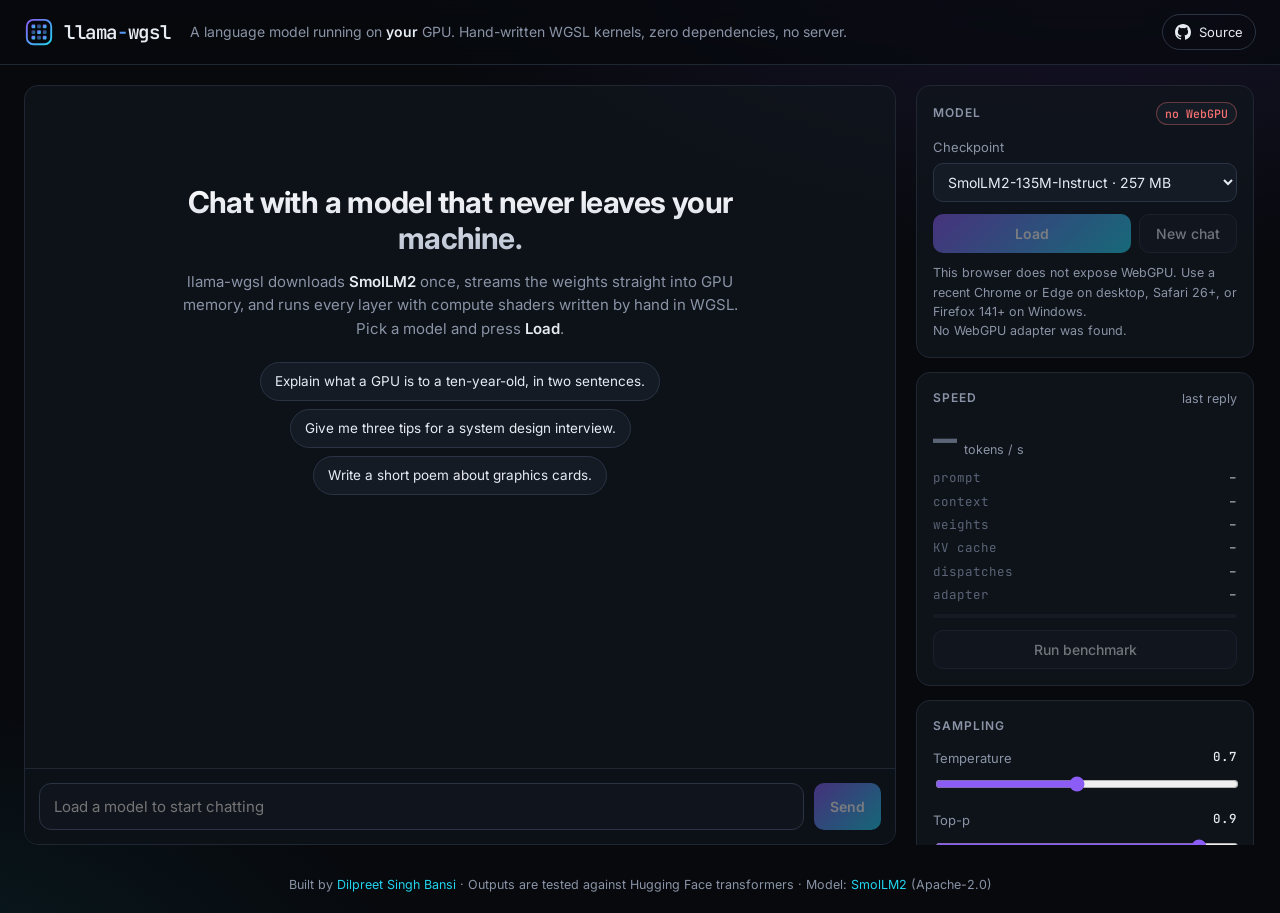
<file: llama-wgsl/index.html>
<!doctype html>
<html lang="en">
<head>
<meta charset="utf-8">
<meta name="viewport" content="width=device-width, initial-scale=1">
<title>llama-wgsl · LLM inference on WebGPU</title>
<meta name="description" content="Run SmolLM2 on your GPU, in the browser, with hand-written WGSL kernels. No server, no dependencies.">
<link rel="icon" href="docs/logo.svg" type="image/svg+xml">
<link rel="preconnect" href="https://fonts.googleapis.com">
<link rel="preconnect" href="https://fonts.gstatic.com" crossorigin>
<link href="https://fonts.googleapis.com/css2?family=Inter:wght@400;500;600;700&family=JetBrains+Mono:wght@400;500;600&display=swap" rel="stylesheet">
<link rel="stylesheet" href="app.css">
</head>
<body>
<header class="top">
  <a class="brand" href="./">
    <svg class="logo" viewBox="0 0 32 32" aria-hidden="true">
      <defs><linearGradient id="lg" x1="0" y1="0" x2="1" y2="1"><stop offset="0" stop-color="#8b5cf6"/><stop offset="1" stop-color="#22d3ee"/></linearGradient></defs>
      <rect x="3" y="3" width="26" height="26" rx="7" fill="none" stroke="url(#lg)" stroke-width="2"/>
      <g fill="url(#lg)"><rect x="8" y="8" width="4" height="4" rx="1"/><rect x="14" y="8" width="4" height="4" rx="1" opacity=".55"/><rect x="20" y="8" width="4" height="4" rx="1"/><rect x="8" y="14" width="4" height="4" rx="1" opacity=".55"/><rect x="14" y="14" width="4" height="4" rx="1"/><rect x="20" y="14" width="4" height="4" rx="1" opacity=".55"/><rect x="8" y="20" width="4" height="4" rx="1"/><rect x="14" y="20" width="4" height="4" rx="1" opacity=".55"/><rect x="20" y="20" width="4" height="4" rx="1"/></g>
    </svg>
    <span class="name">llama<span class="dash">-</span>wgsl</span>
  </a>
  <p class="tagline">A language model running on <em>your</em> GPU. Hand-written WGSL kernels, zero dependencies, no server.</p>
  <a class="gh" href="https://github.com/DilpreetBansi/llama-wgsl" target="_blank" rel="noopener">
    <svg viewBox="0 0 16 16" aria-hidden="true"><path fill="currentColor" d="M8 0C3.58 0 0 3.58 0 8a8 8 0 0 0 5.47 7.59c.4.07.55-.17.55-.38v-1.33c-2.23.48-2.7-1.07-2.7-1.07-.36-.92-.89-1.17-.89-1.17-.73-.5.05-.49.05-.49.8.06 1.23.83 1.23.83.72 1.22 1.87.87 2.33.66.07-.52.28-.87.5-1.07-1.78-.2-3.64-.89-3.64-3.95 0-.87.31-1.59.82-2.15-.08-.2-.36-1.02.08-2.12 0 0 .67-.21 2.2.82a7.6 7.6 0 0 1 4 0c1.53-1.04 2.2-.82 2.2-.82.44 1.1.16 1.92.08 2.12.51.56.82 1.27.82 2.15 0 3.07-1.87 3.75-3.65 3.95.29.25.54.73.54 1.48v2.2c0 .21.15.46.55.38A8 8 0 0 0 16 8c0-4.42-3.58-8-8-8z"/></svg>
    Source
  </a>
</header>

<main class="layout">
  <section class="chat" aria-label="Chat">
    <div id="messages" class="messages" aria-live="polite">
      <div class="welcome" id="welcome">
        <h1>Chat with a model that never leaves your machine.</h1>
        <p>llama-wgsl downloads <b>SmolLM2</b> once, streams the weights straight into GPU memory, and runs every layer with compute shaders written by hand in WGSL. Pick a model and press <b>Load</b>.</p>
        <div class="chips" id="suggestions">
          <button type="button">Explain what a GPU is to a ten-year-old, in two sentences.</button>
          <button type="button">Give me three tips for a system design interview.</button>
          <button type="button">Write a short poem about graphics cards.</button>
        </div>
      </div>
    </div>
    <form id="composer" class="composer" autocomplete="off">
      <textarea id="prompt" rows="1" placeholder="Load a model to start chatting" disabled></textarea>
      <button id="send" class="primary" type="submit" disabled>Send</button>
      <button id="stop" type="button" hidden>Stop</button>
    </form>
  </section>

  <aside class="side">
    <div class="card" id="model-card">
      <div class="card-h"><h2>Model</h2><span id="gpu-badge" class="badge">checking WebGPU…</span></div>
      <label class="field"><span>Checkpoint</span>
        <select id="model-select"></select>
      </label>
      <div class="row">
        <button id="load" class="primary wide" type="button">Load</button>
        <button id="new-chat" type="button" title="Start a new conversation" disabled>New chat</button>
      </div>
      <div id="progress" class="progress" hidden>
        <div class="bar"><div id="progress-fill"></div></div>
        <div id="progress-text" class="mono small"></div>
      </div>
      <p id="model-note" class="small muted"></p>
    </div>

    <div class="card">
      <div class="card-h"><h2>Speed</h2><span id="speed-note" class="small muted">last reply</span></div>
      <div class="bignum"><span id="tps" class="empty">—</span><small>tokens / s</small></div>
      <canvas id="spark" height="56" aria-label="Tokens per second, token by token" hidden></canvas>
      <dl class="stats mono">
        <dt>prompt</dt><dd id="st-prefill">–</dd>
        <dt>context</dt><dd id="st-ctx">–</dd>
        <dt>weights</dt><dd id="st-weights">–</dd>
        <dt>KV cache</dt><dd id="st-kv">–</dd>
        <dt>dispatches</dt><dd id="st-dispatch">–</dd>
        <dt>adapter</dt><dd id="st-adapter">–</dd>
      </dl>
      <div class="ctxbar" title="KV cache used"><div id="ctx-fill"></div></div>
      <button id="bench" type="button" class="wide" disabled title="Clears the conversation">Run benchmark</button>
      <pre id="bench-out" class="mono small" hidden></pre>
    </div>

    <div class="card">
      <div class="card-h"><h2>Sampling</h2></div>
      <label class="field slider"><span>Temperature <b id="v-temp">0.7</b></span><input id="temp" type="range" min="0" max="1.5" step="0.05" value="0.7"></label>
      <label class="field slider"><span>Top-p <b id="v-topp">0.9</b></span><input id="topp" type="range" min="0.1" max="1" step="0.05" value="0.9"></label>
      <label class="field slider"><span>Repetition penalty <b id="v-rep">1.1</b></span><input id="rep" type="range" min="1" max="1.5" step="0.05" value="1.1"></label>
      <label class="field slider"><span>Max new tokens <b id="v-max">256</b></span><input id="maxtok" type="range" min="16" max="1024" step="16" value="256"></label>
    </div>

    <div class="card how">
      <div class="card-h"><h2>What runs per token</h2></div>
      <ol class="pipeline mono">
        <li><span>embed</span> gather one row</li>
        <li class="loop"><span>× layers</span>
          <ol>
            <li><span>rmsnorm</span></li>
            <li><span>qkv</span> one fused matvec</li>
            <li><span>rope</span> + write K/V cache</li>
            <li><span>attention</span> GQA, a workgroup per head</li>
            <li><span>o_proj</span> + residual add</li>
            <li><span>rmsnorm</span></li>
            <li><span>gate·up</span> fused with SiLU</li>
            <li><span>down</span> + residual add</li>
          </ol>
        </li>
        <li><span>lm_head</span> tied embedding matvec</li>
        <li><span>sample</span> top-k / top-p on the CPU</li>
      </ol>
      <p class="small muted">All dispatches for a token go in one compute pass. Weights stay bf16 on the GPU and are widened to f32 in registers.</p>
    </div>
  </aside>
</main>

<footer class="foot small muted">
  Built by <a href="https://dilpreetbansi.github.io" target="_blank" rel="noopener">Dilpreet Singh Bansi</a> ·
  Outputs are tested against Hugging Face transformers ·
  Model: <a href="https://huggingface.co/HuggingFaceTB/SmolLM2-135M-Instruct" target="_blank" rel="noopener">SmolLM2</a> (Apache-2.0)
</footer>

<script type="module" src="src/app.js"></script>
</body>
</html>
</file>
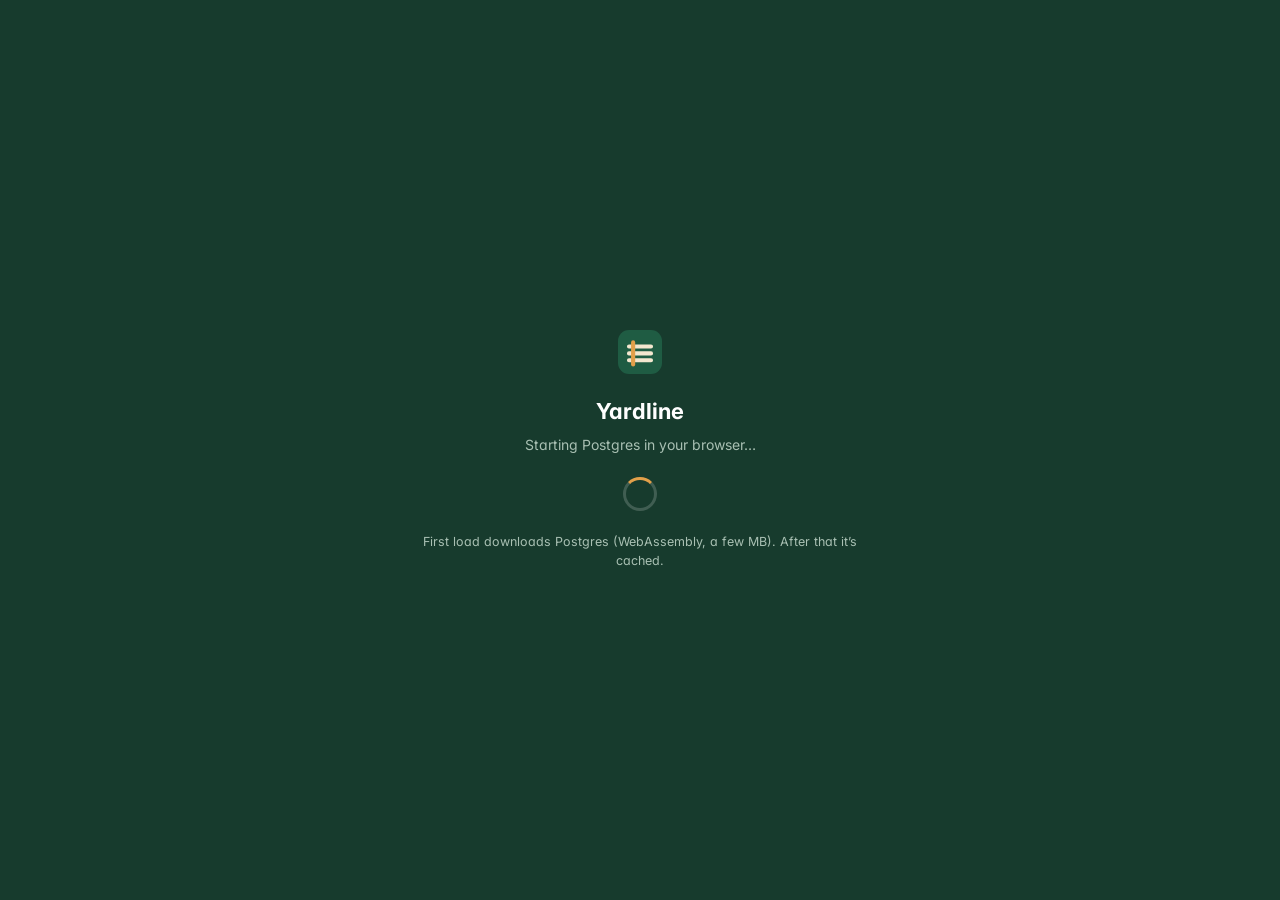
<file: yardline/index.html>
<!doctype html>
<html lang="en">
  <head>
    <meta charset="utf-8" />
    <meta name="viewport" content="width=device-width, initial-scale=1" />
    <title>Yardline · Quoting for building-supply yards</title>
    <meta name="description" content="Paste a contractor's materials list, get a priced quote in seconds, share it, and turn it into an order. The API and Postgres run in your browser." />
    <link rel="icon" href="./favicon.svg" type="image/svg+xml" />
    <link rel="preconnect" href="https://fonts.googleapis.com" />
    <link rel="preconnect" href="https://fonts.gstatic.com" crossorigin />
    <link href="https://fonts.googleapis.com/css2?family=Inter:wght@400;500;600;700&family=JetBrains+Mono:wght@400;500&display=swap" rel="stylesheet" />
    <script type="module" crossorigin src="/yardline/assets/index-B5coNDr-.js"></script>
    <link rel="stylesheet" crossorigin href="/yardline/assets/index-D2qSYduB.css">
  </head>
  <body>
    <div id="root"></div>
  </body>
</html>
</file>
<file: llama-wgsl/app.css>
:root {
  color-scheme: dark;
  --bg: #07090d;
  --bg-2: #0c1017;
  --panel: #10151d;
  --panel-2: #151b25;
  --border: #1f2733;
  --border-2: #2a3444;
  --text: #e7ebf2;
  --muted: #8a94a6;
  --faint: #5b6577;
  --violet: #8b5cf6;
  --cyan: #22d3ee;
  --grad: linear-gradient(135deg, var(--violet), var(--cyan));
  --ok: #34d399;
  --warn: #fbbf24;
  --err: #f87171;
  --radius: 14px;
  --sans: Inter, ui-sans-serif, system-ui, -apple-system, 'Segoe UI', Roboto, sans-serif;
  --mono: 'JetBrains Mono', ui-monospace, SFMono-Regular, Menlo, Consolas, monospace;
}

* { box-sizing: border-box; }
body {
  margin: 0;
  font: 15px/1.55 var(--sans);
  color: var(--text);
  background:
    radial-gradient(1200px 600px at 85% -10%, rgba(139, 92, 246, 0.14), transparent 60%),
    radial-gradient(900px 500px at -10% 110%, rgba(34, 211, 238, 0.10), transparent 60%),
    var(--bg);
  display: flex;
  flex-direction: column;
  min-height: 100vh;
}
a { color: var(--cyan); text-decoration: none; }
a:hover { text-decoration: underline; }
.mono { font-family: var(--mono); }
.small { font-size: 12.5px; }
.muted { color: var(--muted); }

/* header */
.top {
  display: flex;
  align-items: center;
  gap: 20px;
  padding: 14px 24px;
  border-bottom: 1px solid var(--border);
  background: rgba(7, 9, 13, 0.7);
  backdrop-filter: blur(10px);
  position: sticky;
  top: 0;
  z-index: 5;
}
.brand { display: flex; align-items: center; gap: 10px; color: var(--text); text-decoration: none !important; }
.logo { width: 30px; height: 30px; }
.name { font: 600 19px/1 var(--mono); letter-spacing: -0.02em; }
.dash { background: var(--grad); -webkit-background-clip: text; background-clip: text; color: transparent; }
.tagline { margin: 0; color: var(--muted); font-size: 14px; flex: 1; }
.tagline em { color: var(--text); font-style: normal; font-weight: 600; }
.gh {
  margin-left: auto;
  display: inline-flex; align-items: center; gap: 8px;
  padding: 7px 12px; border: 1px solid var(--border-2); border-radius: 999px;
  color: var(--text); font-size: 13px; text-decoration: none !important;
}
.gh:hover { border-color: var(--violet); }
.gh svg { width: 16px; height: 16px; }

/* layout */
.layout {
  flex: 1;
  display: grid;
  grid-template-columns: minmax(0, 1fr) 340px;
  gap: 20px;
  padding: 20px 24px;
  max-width: 1320px;
  width: 100%;
  margin: 0 auto;
  align-items: start;
}

/* chat */
.chat {
  display: flex;
  flex-direction: column;
  min-height: 0;
  height: calc(100vh - 140px);
  border: 1px solid var(--border);
  border-radius: var(--radius);
  background: rgba(16, 21, 29, 0.72);
  overflow: hidden;
}
.messages { flex: 1; overflow-y: auto; padding: 26px 28px; scroll-behavior: smooth; }
.welcome { max-width: 640px; margin: 8vh auto 0; text-align: center; }
.welcome h1 {
  font-size: 30px; line-height: 1.2; letter-spacing: -0.02em; margin: 0 0 14px;
  background: linear-gradient(180deg, #fff, #b7c0d1); -webkit-background-clip: text; background-clip: text; color: transparent;
}
.welcome p { color: var(--muted); margin: 0 auto 22px; max-width: 560px; }
.welcome b { color: var(--text); font-weight: 600; }
.chips { display: flex; flex-wrap: wrap; gap: 8px; justify-content: center; }
.chips button {
  background: var(--panel-2); border: 1px solid var(--border-2); color: var(--text);
  padding: 8px 14px; border-radius: 999px; font: inherit; font-size: 13.5px; cursor: pointer;
}
.chips button:hover:not(:disabled) { border-color: var(--violet); }

.msg { display: flex; gap: 12px; margin: 0 auto 22px; max-width: 760px; }
.msg .who {
  flex: none; width: 30px; height: 30px; border-radius: 9px; display: grid; place-items: center;
  font: 600 12px var(--mono); color: #fff;
}
.msg.user .who { background: #273142; }
.msg.bot .who { background: var(--grad); }
.msg .body { min-width: 0; flex: 1; padding-top: 4px; white-space: pre-wrap; word-wrap: break-word; }
.msg.user .body { color: #cfd6e3; }
.msg .meta { margin-top: 8px; font: 12px var(--mono); color: var(--faint); }
.msg .body code { font-family: var(--mono); font-size: 0.9em; background: var(--panel-2); padding: 1px 5px; border-radius: 5px; }
.msg .body pre { background: #0a0e14; border: 1px solid var(--border); border-radius: 10px; padding: 12px 14px; overflow-x: auto; }
.msg .body pre code { background: none; padding: 0; }
.cursor::after {
  content: ''; display: inline-block; width: 8px; height: 1.05em; margin-left: 2px; vertical-align: -0.15em;
  background: var(--cyan); animation: blink 1s steps(2) infinite;
}
@keyframes blink { 50% { opacity: 0; } }
.msg.error .body { color: var(--err); }

.composer { display: flex; gap: 10px; padding: 14px; border-top: 1px solid var(--border); background: var(--bg-2); }
.composer textarea {
  flex: 1; resize: none; max-height: 180px; min-height: 44px;
  background: var(--panel); color: var(--text); border: 1px solid var(--border-2); border-radius: 12px;
  padding: 11px 14px; font: inherit;
}
.composer textarea:focus { outline: none; border-color: var(--violet); box-shadow: 0 0 0 3px rgba(139, 92, 246, 0.18); }

/* buttons */
button {
  font: 500 14px var(--sans); color: var(--text); background: var(--panel-2);
  border: 1px solid var(--border-2); border-radius: 10px; padding: 10px 16px; cursor: pointer;
}
button:hover:not(:disabled) { border-color: #3b4658; }
button:disabled { opacity: 0.45; cursor: not-allowed; }
button.primary { background: var(--grad); border: 0; color: #fff; font-weight: 600; }
button.primary:hover:not(:disabled) { filter: brightness(1.08); }
button.wide { width: 100%; }

/* side cards */
.side {
  display: flex; flex-direction: column; gap: 14px; min-width: 0;
  max-height: calc(100vh - 140px); overflow-y: auto; scrollbar-width: thin; padding-right: 2px;
}
.card {
  border: 1px solid var(--border); border-radius: var(--radius); background: rgba(16, 21, 29, 0.78);
  padding: 16px;
}
.card-h { display: flex; align-items: center; justify-content: space-between; margin-bottom: 12px; }
.card h2 { font-size: 12px; letter-spacing: 0.08em; text-transform: uppercase; color: var(--muted); margin: 0; font-weight: 600; }
.badge { font: 500 11.5px var(--mono); padding: 3px 8px; border-radius: 999px; background: var(--panel-2); color: var(--muted); border: 1px solid var(--border-2); }
.badge.ok { color: var(--ok); border-color: rgba(52, 211, 153, 0.35); }
.badge.err { color: var(--err); border-color: rgba(248, 113, 113, 0.35); }
.field { display: block; margin-bottom: 12px; }
.field > span { display: flex; justify-content: space-between; font-size: 13px; color: var(--muted); margin-bottom: 6px; }
.field b { color: var(--text); font: 500 12.5px var(--mono); }
select {
  width: 100%; background: var(--panel-2); color: var(--text); border: 1px solid var(--border-2);
  border-radius: 10px; padding: 9px 10px; font: inherit; font-size: 14px;
}
input[type='range'] { width: 100%; accent-color: var(--violet); }
.row { display: flex; gap: 8px; }
.row .wide { flex: 1; }
.progress { margin-top: 12px; }
.bar { height: 6px; border-radius: 99px; background: var(--panel-2); overflow: hidden; }
#progress-fill { height: 100%; width: 0; background: var(--grad); transition: width 0.15s; }
#progress-text { margin-top: 6px; color: var(--muted); }
#model-note { margin: 10px 0 0; }
#model-note:empty { display: none; }

.bignum { display: flex; align-items: baseline; gap: 8px; }
.bignum span.empty { background: none; color: var(--faint); }
.bignum span { font: 600 40px/1 var(--mono); letter-spacing: -0.03em; background: var(--grad); -webkit-background-clip: text; background-clip: text; color: transparent; }
.bignum small { color: var(--muted); }
#spark { width: 100%; height: 56px; margin: 10px 0 6px; display: block; }
#spark[hidden] { display: none; }
.stats { display: grid; grid-template-columns: auto 1fr; gap: 4px 12px; margin: 8px 0 10px; font-size: 12.5px; }
.stats dt { color: var(--faint); }
.stats dd { margin: 0; text-align: right; color: #c9d1de; overflow: hidden; text-overflow: ellipsis; white-space: nowrap; }
.ctxbar { height: 4px; border-radius: 99px; background: var(--panel-2); overflow: hidden; margin-bottom: 12px; }
#ctx-fill { height: 100%; width: 0; background: var(--cyan); }
#bench-out { white-space: pre-wrap; margin: 10px 0 0; color: #c9d1de; background: var(--bg-2); border: 1px solid var(--border); border-radius: 10px; padding: 10px; }

.pipeline { list-style: none; margin: 0; padding: 0; font-size: 12px; color: var(--muted); }
.pipeline li { display: grid; grid-template-columns: 88px 1fr; column-gap: 10px; align-items: baseline; padding: 3px 0; }
.pipeline span {
  color: var(--text); padding: 1px 7px; border-radius: 6px; background: var(--panel-2);
  border: 1px solid var(--border-2); text-align: center; white-space: nowrap;
}
.pipeline .loop { display: block; }
.pipeline .loop > span { display: inline-block; background: none; border: 0; color: var(--violet); padding-left: 0; }
.pipeline ol { list-style: none; margin: 4px 0 4px 6px; padding-left: 10px; border-left: 2px solid rgba(139, 92, 246, 0.45); }
.pipeline ol li { grid-template-columns: 78px 1fr; }
.how p { margin: 12px 0 0; }

.foot { text-align: center; padding: 10px 24px 18px; }

@media (max-width: 960px) {
  .layout { display: flex; flex-direction: column; align-items: stretch; padding: 14px 16px; gap: 14px; }
  .chat { height: 72vh; }
  .side { display: contents; }
  #model-card { order: -1; }
  .side > .card:not(#model-card) { order: 1; }
  .tagline { display: none; }
  .top { padding: 12px 16px; }
  .messages { padding: 18px 16px; }
}
</file>
<file: yardline/assets/index-D2qSYduB.css>
:root{--bg:#f6f5f1;--surface:#fff;--surface-2:#faf9f6;--border:#e5e2da;--border-strong:#d3cec3;--text:#1b1d1a;--text-2:#4d514b;--muted:#767a72;--pine:#173b2d;--pine-2:#1f5c43;--pine-3:#2e7a59;--amber:#e2a04a;--accent:#1f6b4c;--accent-hover:#185a3f;--accent-soft:#e6f1eb;--blue:#2c5ea8;--blue-soft:#e8eff9;--red:#b3372d;--red-soft:#fbecea;--amber-soft:#fbf1df;--amber-ink:#8a5a14;--violet:#6246b0;--violet-soft:#efebfa;--radius:10px;--shadow:0 1px 2px #1418120d, 0 1px 1px #14181208;--shadow-lg:0 12px 40px #1418122e;--font:"Inter", system-ui, -apple-system, "Segoe UI", sans-serif;--mono:"JetBrains Mono", ui-monospace, SFMono-Regular, Menlo, monospace;--lightningcss-light:initial;--lightningcss-dark: ;color-scheme:light}*{box-sizing:border-box}html,body,#root{height:100%}body{background:var(--bg);color:var(--text);font:14px/1.5 var(--font);-webkit-font-smoothing:antialiased;font-feature-settings:"cv11", "ss01";margin:0}a{color:var(--accent);text-decoration:none}a:hover{text-decoration:underline}button,input,select,textarea{font:inherit;color:inherit}.num{font-variant-numeric:tabular-nums}.mono{font-family:var(--mono);letter-spacing:-.01em;font-size:12px}.muted{color:var(--muted)}.right{text-align:right}.nowrap{white-space:nowrap}.sr-only{clip:rect(0 0 0 0);width:1px;height:1px;position:absolute;overflow:hidden}.shell{grid-template-columns:232px minmax(0,1fr);min-height:100%;display:grid}.sidebar{background:var(--pine);color:#e8efe9;flex-direction:column;height:100vh;padding:18px 14px;display:flex;position:sticky;top:0}.brand{color:#fff;letter-spacing:-.01em;align-items:center;gap:10px;padding:4px 8px 18px;font-size:17px;font-weight:700;display:flex}.brand svg{flex:none}.brand small{color:#9fb8aa;letter-spacing:0;font-size:11.5px;font-weight:500;display:block}.nav{flex-direction:column;gap:2px;display:flex}.nav a{color:#c9d8cf;border-radius:8px;align-items:center;gap:10px;padding:8px 10px;font-weight:500;text-decoration:none;display:flex}.nav a svg{opacity:.85;width:17px;height:17px}.nav a:hover{color:#fff;background:#ffffff0f}.nav a.active{color:#fff;background:#ffffff1c}.nav a .count{background:var(--amber);color:#3b2604;border-radius:99px;margin-left:auto;padding:0 7px;font-size:11.5px;font-weight:600}.sidebar-foot{flex-direction:column;gap:10px;margin-top:auto;display:flex}.whoami{background:#ffffff0f;border-radius:10px;padding:10px}.whoami label{text-transform:uppercase;letter-spacing:.06em;color:#9fb8aa;margin-bottom:6px;font-size:11px;display:block}.whoami select{color:#fff;background:#0f271e;border:1px solid #2c5645;border-radius:7px;width:100%;padding:7px 8px}.demo-note{color:#9fb8aa;padding:0 4px;font-size:12px;line-height:1.45}.demo-note a{color:#e8efe9;text-underline-offset:2px;text-decoration:underline}.linkish{color:#e8efe9;text-underline-offset:2px;cursor:pointer;background:0 0;border:0;padding:0;font-size:12px;text-decoration:underline}.main{min-width:0;padding:26px 32px 60px}.page-head{flex-wrap:wrap;justify-content:space-between;align-items:flex-end;gap:16px;margin-bottom:20px;display:flex}.page-head h1{letter-spacing:-.02em;margin:0;font-size:24px;font-weight:650}.page-head .sub{color:var(--muted);margin-top:3px}.crumbs{color:var(--muted);margin-bottom:6px;font-size:13px}.crumbs a{color:var(--muted)}.btn{border:1px solid var(--border-strong);background:var(--surface);cursor:pointer;white-space:nowrap;height:36px;color:var(--text);box-shadow:var(--shadow);border-radius:8px;justify-content:center;align-items:center;gap:7px;padding:0 14px;font-weight:550;display:inline-flex}.btn:hover{background:var(--surface-2);text-decoration:none}.btn:disabled{opacity:.55;cursor:not-allowed}.btn.primary{background:var(--accent);border-color:var(--accent);color:#fff}.btn.primary:hover{background:var(--accent-hover)}.btn.danger{color:var(--red)}.btn.ghost{box-shadow:none;background:0 0;border-color:#0000}.btn.ghost:hover{background:#0000000a}.btn.sm{height:30px;padding:0 10px;font-size:13px}.btn svg{width:16px;height:16px}.input,.select,textarea.input{border:1px solid var(--border-strong);background:var(--surface);border-radius:8px;outline:none;width:100%;height:36px;padding:0 11px}textarea.input{resize:vertical;height:auto;line-height:1.55;font-family:var(--mono);padding:10px 12px;font-size:13px}.input:focus,.select:focus{border-color:var(--pine-3);box-shadow:0 0 0 3px #2e7a5929}.input.qty{text-align:right;width:84px;height:32px;padding:0 8px}.input.pct{text-align:right;width:64px;height:32px;padding:0 8px}.field{flex-direction:column;gap:6px;margin-bottom:14px;display:flex}.field>span{font-size:13px;font-weight:550}.tabs{background:#eceae3;border-radius:9px;flex-wrap:wrap;gap:4px;padding:3px;display:flex}.tabs button{color:var(--text-2);cursor:pointer;background:0 0;border:0;border-radius:7px;padding:6px 11px;font-weight:550}.tabs button.on{background:var(--surface);color:var(--text);box-shadow:var(--shadow)}.tabs button .n{color:var(--muted);margin-left:5px;font-weight:500}.toolbar{flex-wrap:wrap;align-items:center;gap:10px;margin-bottom:14px;display:flex}.toolbar .search{max-width:280px}.card{background:var(--surface);border:1px solid var(--border);border-radius:var(--radius);box-shadow:var(--shadow)}.card-head{border-bottom:1px solid var(--border);justify-content:space-between;align-items:center;gap:12px;padding:14px 16px;display:flex}.card-head h2{letter-spacing:-.01em;margin:0;font-size:15px;font-weight:650}.card-body{padding:16px}.table-wrap{overflow-x:auto}table.data{border-collapse:collapse;width:100%}table.data th{text-align:left;color:var(--muted);text-transform:uppercase;letter-spacing:.04em;border-bottom:1px solid var(--border);background:var(--surface-2);white-space:nowrap;padding:10px 12px;font-size:12px;font-weight:550}table.data td{vertical-align:middle;border-bottom:1px solid #efece5;padding:10px 12px}table.data tr:last-child td{border-bottom:0}table.data tr.link{cursor:pointer}table.data tr.link:hover td{background:#fbfaf7}table.data .strong{font-weight:600}table.data th.right,table.data td.right{text-align:right}.item-name{font-weight:550}.item-sub{color:var(--muted);flex-wrap:wrap;align-items:center;gap:4px 8px;margin-top:2px;font-size:12px;display:flex}.item-sub .mono,td.mono{white-space:nowrap}.item-col{min-width:230px}.item-sub .raw{text-overflow:ellipsis;white-space:nowrap;max-width:260px;font-style:italic;overflow:hidden}.strike{color:var(--muted);font-size:12px;text-decoration:line-through}.chip{white-space:nowrap;border-radius:99px;align-items:center;gap:6px;padding:2px 9px 2px 8px;font-size:12px;font-weight:600;display:inline-flex}.chip:before{content:"";background:currentColor;border-radius:50%;width:6px;height:6px}.chip.draft{color:#5f625b;background:#efede7}.chip.sent{background:var(--blue-soft);color:var(--blue)}.chip.accepted{background:var(--accent-soft);color:var(--accent)}.chip.declined{background:var(--red-soft);color:var(--red)}.chip.ordered{background:var(--violet-soft);color:var(--violet)}.chip.high{background:var(--accent-soft);color:var(--accent)}.chip.medium{background:var(--amber-soft);color:var(--amber-ink)}.chip.low,.chip.none{background:var(--red-soft);color:var(--red)}.chip.plain:before{display:none}.tier{text-transform:uppercase;letter-spacing:.05em;color:var(--text-2);background:#eceae3;border-radius:5px;padding:1px 7px;font-size:11px;font-weight:650;display:inline-block}.tier.pro{color:#f4e7c8;background:#2d2a22}.tier.contractor{color:var(--pine-2);background:#e3ece6}.banner{border:1px solid;border-radius:10px;align-items:flex-start;gap:12px;margin-bottom:14px;padding:12px 14px;display:flex}.banner.warn{background:var(--amber-soft);color:#5d3d0b;border-color:#f0d7aa}.banner.error{background:var(--red-soft);color:#6e1e17;border-color:#f2c8c3}.banner.info{background:var(--blue-soft);color:#1d3f72;border-color:#cbdaf0}.banner.ok{background:var(--accent-soft);color:#14432f;border-color:#c5ddcf}.banner .grow{flex:1}.banner strong{margin-bottom:2px;display:block}.kpis{grid-template-columns:repeat(4,minmax(0,1fr));gap:14px;margin-bottom:18px;display:grid}.kpi{padding:16px}.kpi .label{color:var(--muted);font-size:12.5px;font-weight:550}.kpi .value{letter-spacing:-.02em;margin-top:6px;font-size:27px;font-weight:650}.kpi .foot{color:var(--muted);margin-top:2px;font-size:12.5px}.grid-2{grid-template-columns:minmax(0,1.5fr) minmax(0,1fr);gap:14px;display:grid}.tour ol{color:var(--text-2);gap:8px;margin:0;padding-left:20px;display:grid}.tour li b{color:var(--text)}.bars{align-items:flex-end;gap:6px;height:150px;padding:8px 4px 0;display:flex}.bars .col{flex-direction:column;flex:1;align-items:center;gap:6px;height:100%;display:flex}.bars .pair{border-bottom:1px solid var(--border);flex:1;justify-content:center;align-items:flex-end;gap:3px;width:100%;display:flex}.bars .bar{border-radius:3px 3px 0 0;width:42%;max-width:12px}.bars .bar.created{background:#cfdcd4}.bars .bar.won{background:var(--pine-3)}.bars .day{color:var(--muted);font-size:10.5px}.legend{color:var(--muted);gap:14px;font-size:12px;display:flex}.legend i{vertical-align:-1px;border-radius:3px;width:10px;height:10px;margin-right:5px;display:inline-block}.editor{grid-template-columns:minmax(0,1fr) 320px;align-items:start;gap:18px;display:grid}.editor>*,.stack>*,.grid-2>*{min-width:0}.stack{gap:16px;display:grid}.side{gap:14px;display:grid;position:sticky;top:18px}.totals{padding:16px}.totals .row{color:var(--text-2);justify-content:space-between;padding:5px 0;display:flex}.totals .row.total{border-top:1px solid var(--border);color:var(--text);margin-top:6px;padding-top:10px;font-size:18px;font-weight:650}.actions{gap:8px;padding:16px;display:grid}.timeline{gap:12px;max-height:360px;margin:0;padding:12px 16px;list-style:none;display:grid;overflow:auto}.timeline li{grid-template-columns:10px 1fr;gap:10px;font-size:13px;display:grid}.timeline .dot{background:var(--border-strong);border-radius:50%;width:8px;height:8px;margin-top:6px}.timeline .dot.accepted,.timeline .dot.ordered{background:var(--pine-3)}.timeline .dot.sent,.timeline .dot.viewed{background:var(--blue)}.timeline .dot.declined{background:var(--red)}.timeline .dot.approved{background:var(--amber)}.timeline .when{color:var(--muted);font-size:12px}.live{color:var(--muted);align-items:center;gap:6px;font-size:12px;display:inline-flex}.live:before{content:"";background:#3fb27f;border-radius:50%;width:7px;height:7px;box-shadow:0 0 0 3px #3fb27f2e}.flash{animation:1.6s ease-out flash}@keyframes flash{0%{background:#fff4d6}to{background:0 0}}.paste-foot{flex-wrap:wrap;justify-content:space-between;align-items:center;gap:10px;margin-top:10px;display:flex}.stock-low{color:var(--red);font-weight:600}.icon-btn{cursor:pointer;color:var(--muted);background:0 0;border:0;border-radius:6px;padding:4px}.icon-btn:hover{color:var(--red);background:#0000000d}.empty{text-align:center;color:var(--muted);padding:36px 16px}.empty h3{color:var(--text);margin:0 0 6px;font-size:15px}.overlay{z-index:50;background:#1016126b;place-items:center;padding:16px;display:grid;position:fixed;inset:0}.modal{background:var(--surface);width:min(520px,100%);box-shadow:var(--shadow-lg);border-radius:14px}.modal .card-body{padding:18px}.modal-foot{border-top:1px solid var(--border);justify-content:flex-end;gap:8px;padding:14px 18px;display:flex}.copy-row{gap:8px;display:flex}.toasts{z-index:60;gap:8px;display:grid;position:fixed;bottom:18px;right:18px}.toast{color:#eef4f0;box-shadow:var(--shadow-lg);background:#17231d;border-radius:10px;max-width:360px;padding:10px 14px;font-size:13.5px}.toast.error{background:#5b1a14}.customer{max-width:880px;margin:0 auto;padding:32px 20px 60px}.letterhead{flex-wrap:wrap;justify-content:space-between;align-items:flex-start;gap:20px;margin-bottom:22px;display:flex}.letterhead .brand{color:var(--pine);padding:0}.letterhead .brand small{color:var(--muted)}.doc{padding:26px}.doc h1{letter-spacing:-.02em;margin:0 0 4px;font-size:26px}.meta{grid-template-columns:repeat(3,minmax(0,1fr));gap:12px;margin:18px 0 20px;display:grid}.meta div span{color:var(--muted);text-transform:uppercase;letter-spacing:.05em;margin-bottom:2px;font-size:12px;display:block}.accept-box{flex-wrap:wrap;align-items:flex-end;gap:10px;margin-top:18px;display:flex}.accept-box .field{flex:1;min-width:200px;margin:0}.boot{background:var(--pine);color:#e8efe9;place-items:center;min-height:100%;padding:24px;display:grid}.boot-card{text-align:center;width:min(440px,100%)}.boot-card h1{color:#fff;margin:16px 0 6px;font-size:22px}.boot-card p{color:#a9c0b3;margin:0}.spinner{border:3px solid #ffffff2e;border-top-color:var(--amber);border-radius:50%;width:34px;height:34px;margin:0 auto;animation:.9s linear infinite spin}@keyframes spin{to{transform:rotate(360deg)}}.login{place-items:center;min-height:100%;padding:24px;display:grid}.login .card{width:min(380px,100%)}@media (max-width:1320px){.hide-md{display:none}}@media (max-width:1100px){.editor{grid-template-columns:minmax(0,1fr)}.side{position:static}.kpis{grid-template-columns:repeat(2,minmax(0,1fr))}.grid-2{grid-template-columns:minmax(0,1fr)}}@media (max-width:760px){.shell{grid-template-columns:minmax(0,1fr)}.sidebar{flex-flow:wrap;align-items:center;gap:10px;height:auto;padding:10px 12px;position:static}.brand{padding:0}.brand small{display:none}.nav{flex-direction:row;overflow-x:auto}.nav a{padding:7px 9px}.nav a span.label{display:none}.sidebar-foot{flex-direction:row;width:100%;margin:0}.whoami{flex:1;padding:6px 8px}.whoami label,.demo-note{display:none}.main{padding:18px 16px 48px}.meta{grid-template-columns:1fr 1fr}.doc{padding:18px}.hide-sm{display:none}}@media print{body{background:#fff}.sidebar,.no-print,.toasts{display:none!important}.shell{display:block}.main,.customer{padding:0}.card{box-shadow:none;border:0}}
</file>
